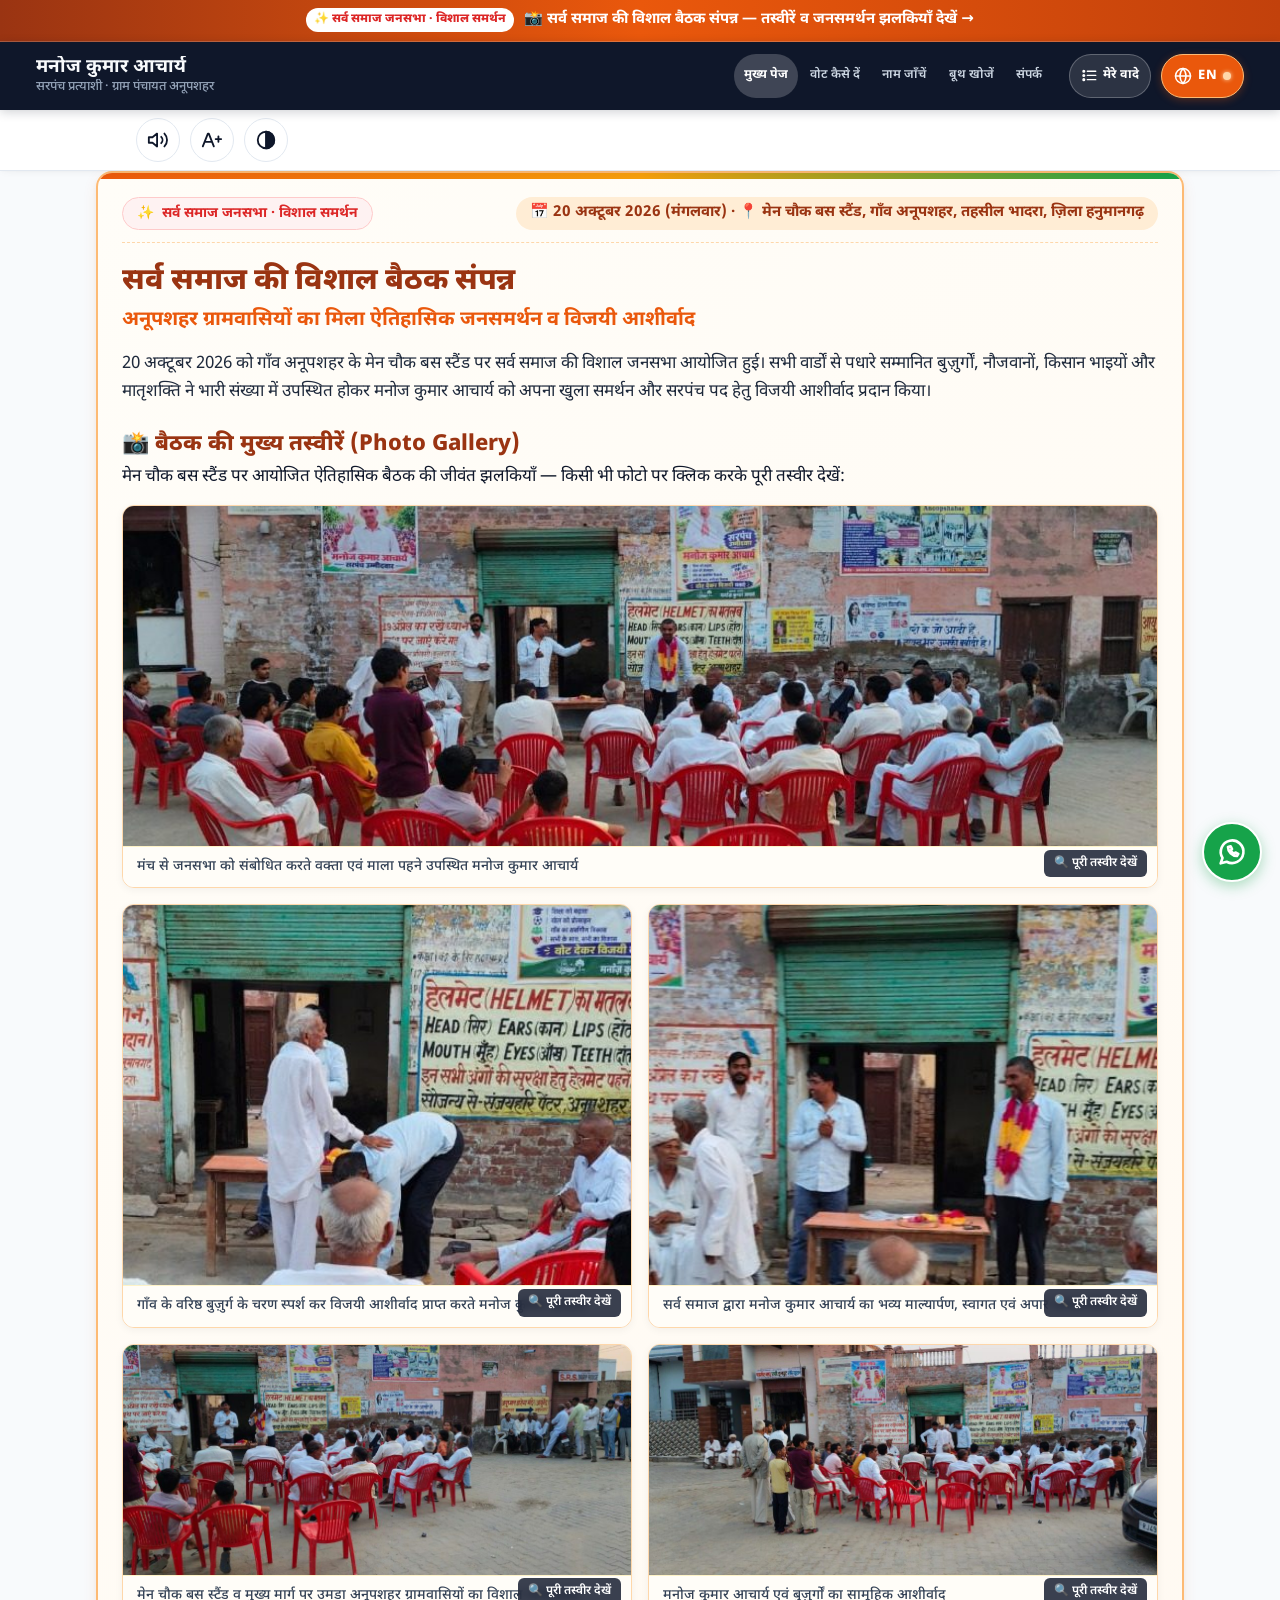
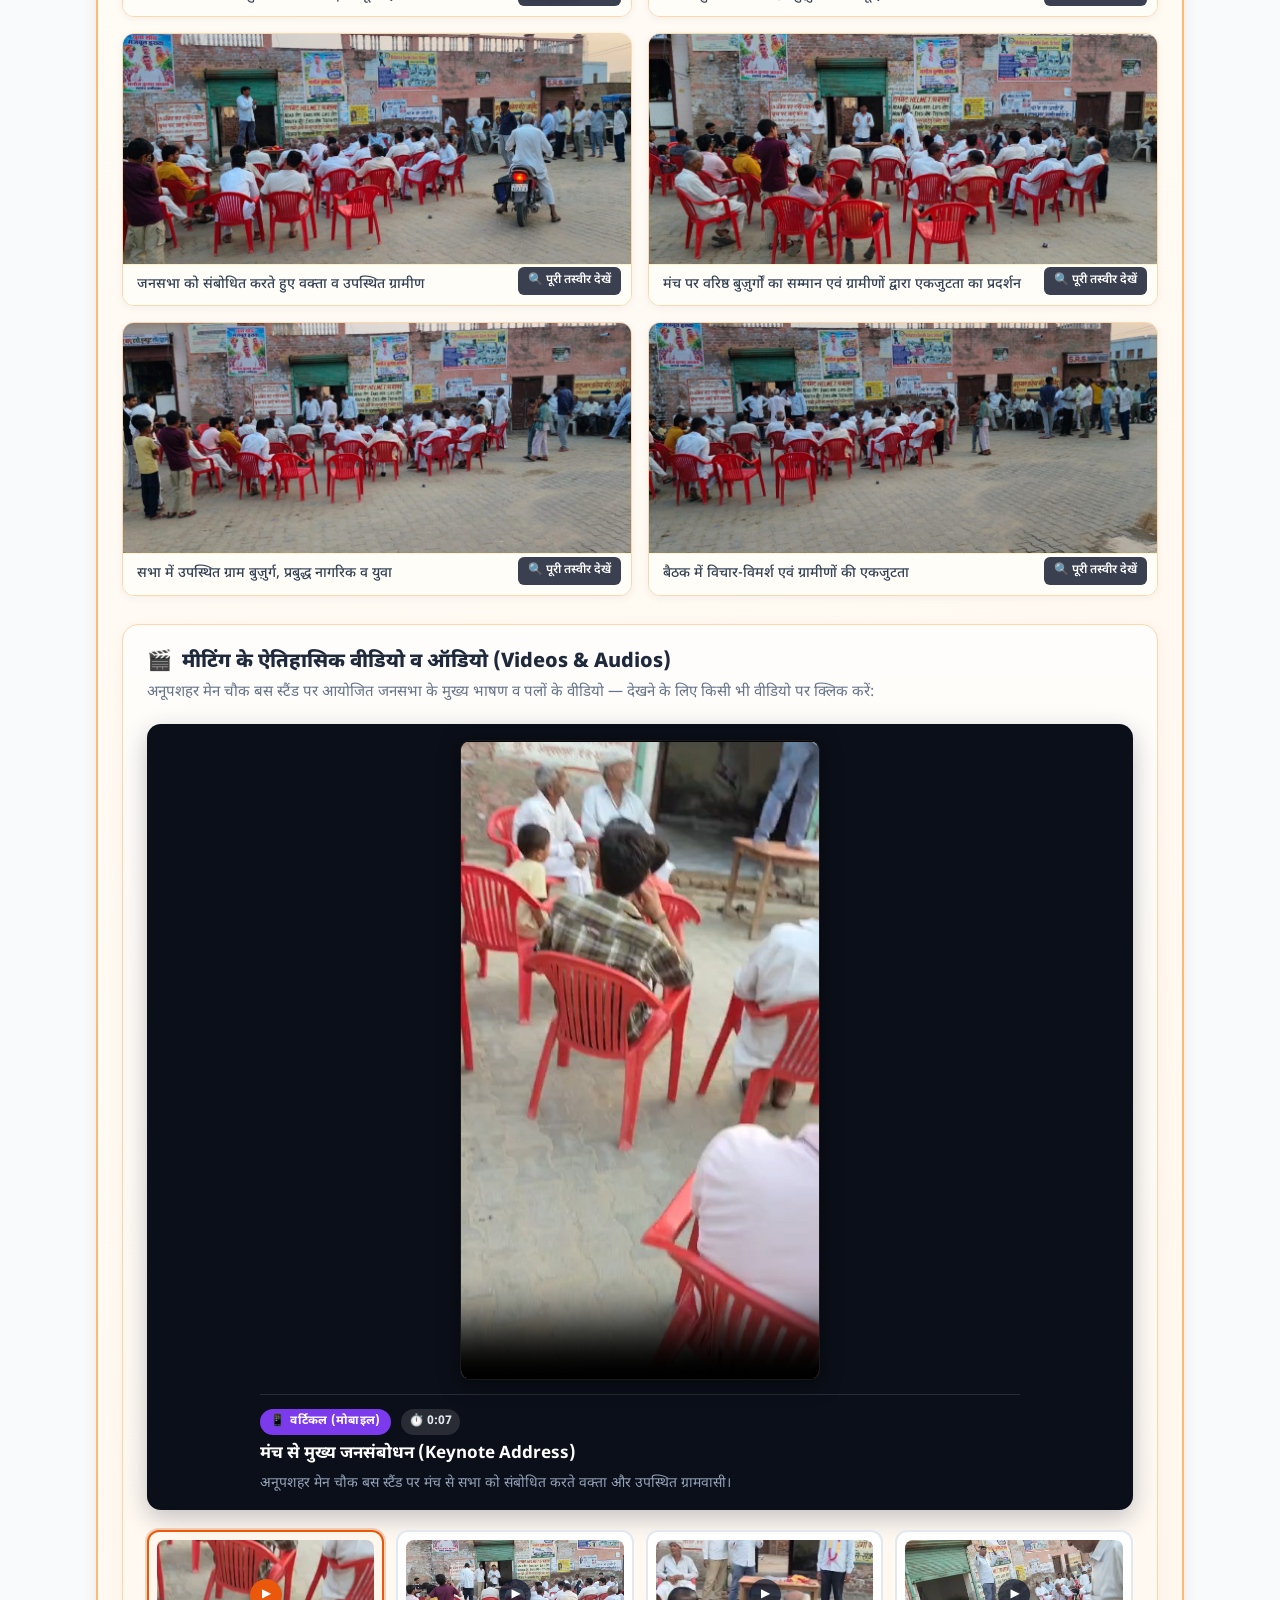
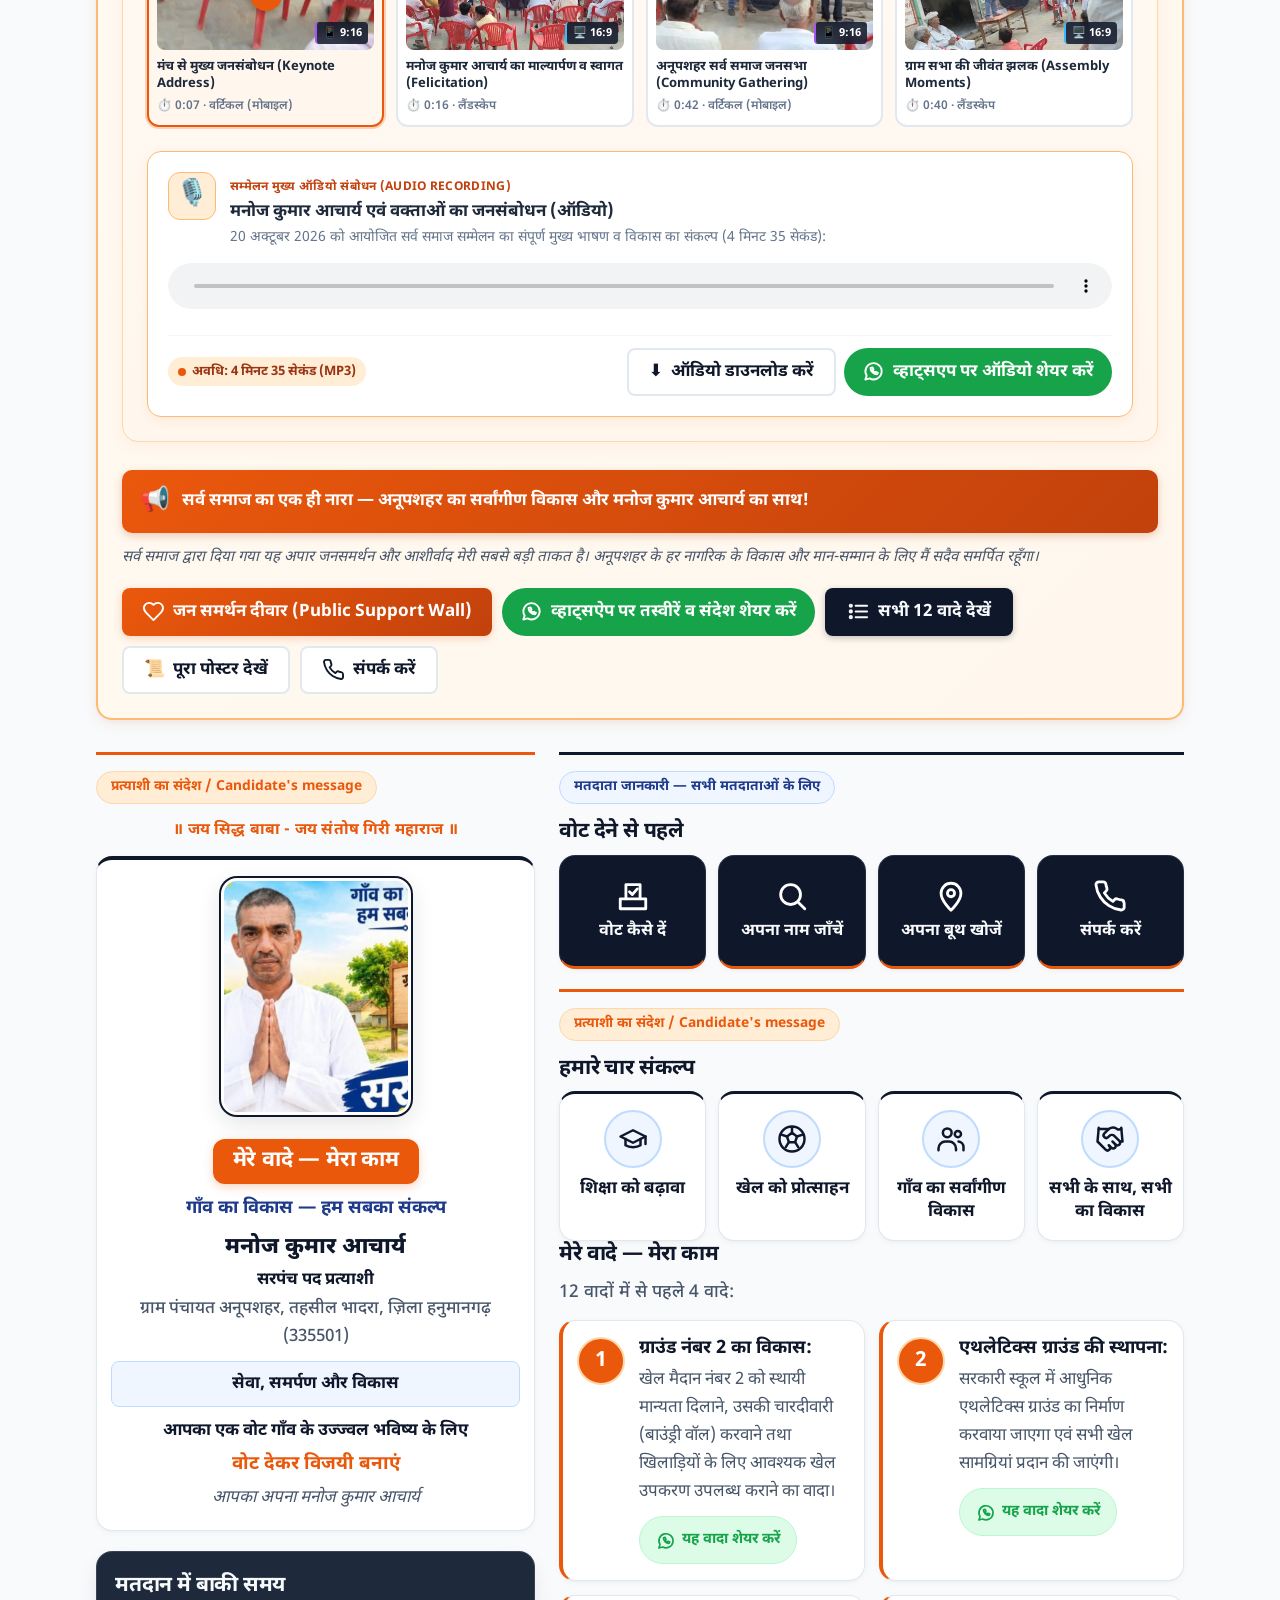
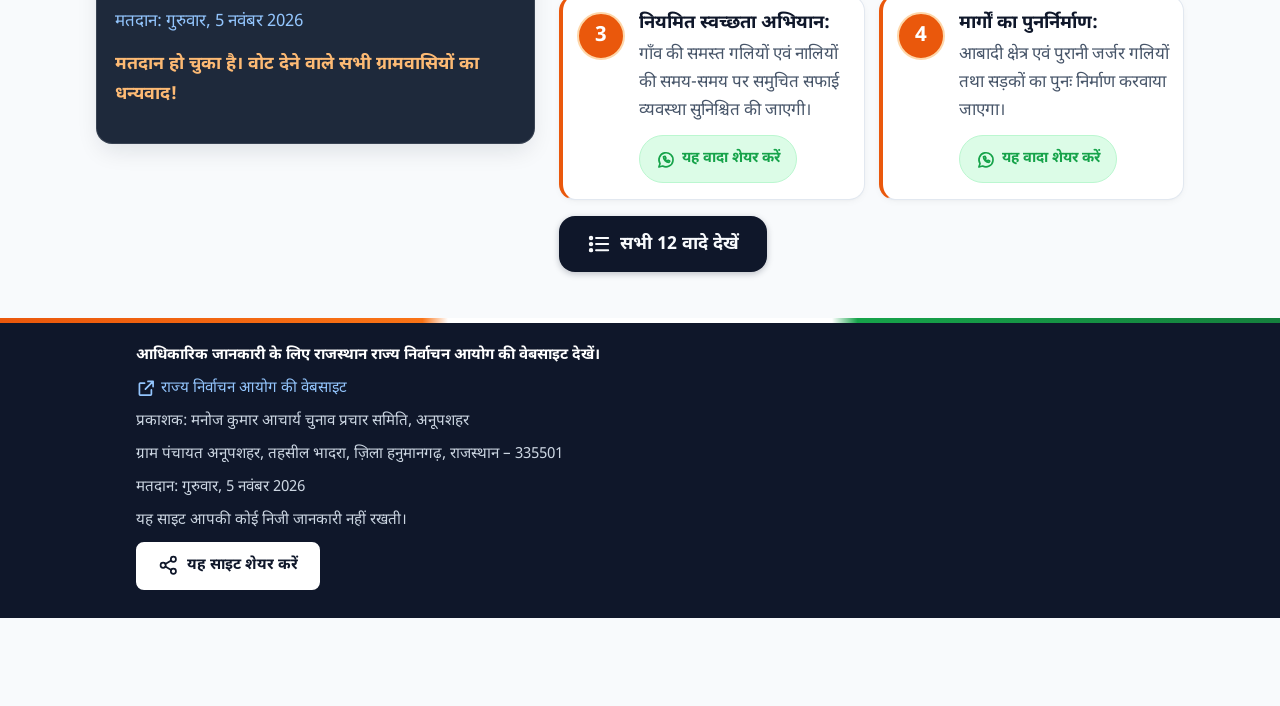
<file: index.html>
<!doctype html>
<html lang="hi" class="js-pending">
<head>
  <meta charset="utf-8">
  <meta name="viewport" content="width=device-width, initial-scale=1, maximum-scale=1, user-scalable=no, viewport-fit=cover">
  <meta name="theme-color" content="#0F172A">
  <meta name="description" content="मनोज कुमार आचार्य — सरपंच प्रत्याशी, ग्राम पंचायत अनूपशहर, तहसील भादरा। मतदान की जानकारी और 12 वादे।">
  <title data-i18n="title.home">मनोज कुमार आचार्य — सरपंच प्रत्याशी, ग्राम पंचायत अनूपशहर</title>
  <link rel="manifest" href="manifest.json">
  <link rel="icon" href="assets/icon-192.png">
  <link rel="preconnect" href="https://fonts.googleapis.com">
  <link rel="preconnect" href="https://fonts.gstatic.com" crossorigin>
  <link rel="stylesheet" href="https://fonts.googleapis.com/css2?family=Noto+Sans+Devanagari:wght@400;600;700&display=optional" media="print" onload="this.media='all'">
  <noscript><link rel="stylesheet" href="https://fonts.googleapis.com/css2?family=Noto+Sans+Devanagari:wght@400;600;700&display=optional"></noscript>
  <link rel="stylesheet" href="css/style.css">
  <link rel="preload" href="js/i18n.js?v=danaram" as="script">
  <link rel="preload" href="js/app.js?v=danaram" as="script">
  <script>
    (function(){try{var d=document.documentElement,l=localStorage.getItem('lang');if(l==='en')d.lang='en';if(localStorage.getItem('largeText')==='1')d.classList.add('large-text');if(localStorage.getItem('contrast')==='1')d.classList.add('hc');}catch(e){}})();
  </script>
  <script type="speculationrules">
  {
    "prerender": [
      {
        "source": "list",
        "urls": ["index.html", "how-to-vote.html", "check-name.html", "find-booth.html", "contact.html", "manifesto.html"],
        "eagerness": "moderate"
      }
    ]
  }
  </script>
</head>
<body data-page="index.html" data-title="home">
  <a class="skip" href="#main" data-i18n="common.skip">मुख्य जानकारी पर जाएँ</a>
  <div data-chrome="header"></div>

  <main id="main" class="wrap dashboard-layout">
    <!-- Sarv Samaj Meeting Highlights & Gallery (Full Width) -->
    <section class="card meeting-card" id="meeting-event" aria-labelledby="meeting-heading">
      <div class="meeting-header">
        <span class="meeting-live-badge"><span class="badge-star" aria-hidden="true">✨</span><span data-i18n="meeting.tag">सर्व समाज जनसभा · विशाल समर्थन</span></span>
        <span class="meeting-date-pill">📅 <span data-i18n="meeting.dateVal">20 अक्टूबर 2026 (मंगलवार)</span> · 📍 <span data-i18n="meeting.placeVal">मेन चौक बस स्टैंड, गाँव अनूपशहर</span></span>
      </div>

      <div class="meeting-hero-banner">
        <h2 id="meeting-heading" class="meeting-title" data-i18n="meeting.title">सर्व समाज की विशाल बैठक संपन्न</h2>
        <p class="meeting-subtitle" data-i18n="meeting.subtitle">अनूपशहर ग्रामवासियों का मिला ऐतिहासिक जनसमर्थन व विजयी आशीर्वाद</p>
        <p class="meeting-intro" data-i18n="meeting.intro">
          20 अक्टूबर 2026 को गाँव अनूपशहर के मेन चौक बस स्टैंड पर सर्व समाज की विशाल जनसभा आयोजित हुई। सभी वार्डों से पधारे सम्मानित बुज़ुर्गों, नौजवानों, किसान भाइयों और मातृशक्ति ने भारी संख्या में उपस्थित होकर मनोज कुमार आचार्य को अपना खुला समर्थन और सरपंच पद हेतु विजयी आशीर्वाद प्रदान किया।
        </p>
      </div>

      <!-- Photo Gallery Grid -->
      <div class="meeting-gallery-section" id="meeting-gallery">
        <div class="gallery-head">
          <h3 class="gallery-title">
            <span aria-hidden="true">📸</span> <span data-i18n="meeting.galleryHeading">बैठक की मुख्य तस्वीरें (Photo Gallery)</span>
          </h3>
          <p class="gallery-intro" data-i18n="meeting.galleryIntro">
            मेन चौक बस स्टैंड पर आयोजित ऐतिहासिक बैठक की जीवंत झलकियाँ — किसी भी फोटो पर क्लिक करके पूरी तस्वीर देखें:
          </p>
        </div>

        <div class="meeting-gallery-grid" role="region" aria-label="Meeting Photo Gallery">
          <!-- Featured Lead Photo: Dais Address with Village Gathering -->
          <article class="gallery-item featured">
            <a href="assets/meeting-8.jpg" class="gallery-thumb-link" data-gallery-index="0" data-caption-key="meeting.photo8">
              <img src="assets/meeting-8.jpg" width="1024" height="464" alt="मंच से जनसभा को संबोधित करते वक्ता एवं माला पहने उपस्थित मनोज कुमार आचार्य" loading="eager" decoding="async">
              <span class="zoom-badge" data-i18n="meeting.viewFull">🔍 पूरी तस्वीर देखें</span>
              <figcaption class="gallery-caption" data-i18n="meeting.photo8">मंच से जनसभा को संबोधित करते वक्ता एवं माला पहने उपस्थित मनोज कुमार आचार्य</figcaption>
            </a>
          </article>

          <!-- Spotlight Pair: Blessings (Touching Feet) & Warm Garland Welcome -->
          <article class="gallery-item portrait-item">
            <a href="assets/meeting-6.jpg" class="gallery-thumb-link" data-gallery-index="1" data-caption-key="meeting.photo6">
              <img src="assets/meeting-6.jpg" width="464" height="1024" alt="गाँव के वरिष्ठ बुज़ुर्ग के चरण स्पर्श कर विजयी आशीर्वाद प्राप्त करते मनोज कुमार आचार्य" loading="lazy" decoding="async">
              <span class="zoom-badge" data-i18n="meeting.viewFull">🔍 पूरी तस्वीर देखें</span>
              <figcaption class="gallery-caption" data-i18n="meeting.photo6">गाँव के वरिष्ठ बुज़ुर्ग के चरण स्पर्श कर विजयी आशीर्वाद प्राप्त करते मनोज कुमार आचार्य</figcaption>
            </a>
          </article>

          <article class="gallery-item portrait-item">
            <a href="assets/meeting-7.jpg" class="gallery-thumb-link" data-gallery-index="2" data-caption-key="meeting.photo7">
              <img src="assets/meeting-7.jpg" width="464" height="1024" alt="सर्व समाज द्वारा मनोज कुमार आचार्य का भव्य माल्यार्पण, स्वागत एवं अपार जनसमर्थन" loading="lazy" decoding="async">
              <span class="zoom-badge" data-i18n="meeting.viewFull">🔍 पूरी तस्वीर देखें</span>
              <figcaption class="gallery-caption" data-i18n="meeting.photo7">सर्व समाज द्वारा मनोज कुमार आचार्य का भव्य माल्यार्पण, स्वागत एवं अपार जनसमर्थन</figcaption>
            </a>
          </article>

          <!-- Assembly Grid: Landscape Cards -->
          <article class="gallery-item">
            <a href="assets/meeting-10.jpg" class="gallery-thumb-link" data-gallery-index="3" data-caption-key="meeting.photo10">
              <img src="assets/meeting-10.jpg" width="1024" height="464" alt="मेन चौक बस स्टैंड व मुख्य मार्ग पर उमड़ा अनूपशहर ग्रामवासियों का विशाल जनसैलाब" loading="lazy" decoding="async">
              <span class="zoom-badge" data-i18n="meeting.viewFull">🔍 पूरी तस्वीर देखें</span>
              <figcaption class="gallery-caption" data-i18n="meeting.photo10">मेन चौक बस स्टैंड व मुख्य मार्ग पर उमड़ा अनूपशहर ग्रामवासियों का विशाल जनसैलाब</figcaption>
            </a>
          </article>

          <article class="gallery-item">
            <a href="assets/meeting-5.jpg" class="gallery-thumb-link" data-gallery-index="4" data-caption-key="meeting.photo5">
              <img src="assets/meeting-5.jpg" width="1024" height="464" alt="मनोज कुमार आचार्य एवं बुज़ुर्गों का सामूहिक आशीर्वाद" loading="lazy" decoding="async">
              <span class="zoom-badge" data-i18n="meeting.viewFull">🔍 पूरी तस्वीर देखें</span>
              <figcaption class="gallery-caption" data-i18n="meeting.photo5">मनोज कुमार आचार्य एवं बुज़ुर्गों का सामूहिक आशीर्वाद</figcaption>
            </a>
          </article>

          <article class="gallery-item">
            <a href="assets/meeting-1.jpg" class="gallery-thumb-link" data-gallery-index="5" data-caption-key="meeting.photo1">
              <img src="assets/meeting-1.jpg" width="1024" height="464" alt="जनसभा को संबोधित करते हुए वक्ता व उपस्थित ग्रामीण" loading="lazy" decoding="async">
              <span class="zoom-badge" data-i18n="meeting.viewFull">🔍 पूरी तस्वीर देखें</span>
              <figcaption class="gallery-caption" data-i18n="meeting.photo1">जनसभा को संबोधित करते हुए वक्ता व उपस्थित ग्रामीण</figcaption>
            </a>
          </article>

          <article class="gallery-item">
            <a href="assets/meeting-9.jpg" class="gallery-thumb-link" data-gallery-index="6" data-caption-key="meeting.photo9">
              <img src="assets/meeting-9.jpg" width="1024" height="464" alt="मंच पर वरिष्ठ बुज़ुर्गों का सम्मान एवं ग्रामीणों द्वारा एकजुटता का प्रदर्शन" loading="lazy" decoding="async">
              <span class="zoom-badge" data-i18n="meeting.viewFull">🔍 पूरी तस्वीर देखें</span>
              <figcaption class="gallery-caption" data-i18n="meeting.photo9">मंच पर वरिष्ठ बुज़ुर्गों का सम्मान एवं ग्रामीणों द्वारा एकजुटता का प्रदर्शन</figcaption>
            </a>
          </article>

          <article class="gallery-item">
            <a href="assets/meeting-3.jpg" class="gallery-thumb-link" data-gallery-index="7" data-caption-key="meeting.photo3">
              <img src="assets/meeting-3.jpg" width="1024" height="464" alt="सभा में उपस्थित ग्राम बुज़ुर्ग, प्रबुद्ध नागरिक व युवा" loading="lazy" decoding="async">
              <span class="zoom-badge" data-i18n="meeting.viewFull">🔍 पूरी तस्वीर देखें</span>
              <figcaption class="gallery-caption" data-i18n="meeting.photo3">सभा में उपस्थित ग्राम बुज़ुर्ग, प्रबुद्ध नागरिक व युवा</figcaption>
            </a>
          </article>

          <article class="gallery-item">
            <a href="assets/meeting-4.jpg" class="gallery-thumb-link" data-gallery-index="8" data-caption-key="meeting.photo4">
              <img src="assets/meeting-4.jpg" width="1024" height="464" alt="बैठक में विचार-विमर्श एवं ग्रामीणों की एकजुटता" loading="lazy" decoding="async">
              <span class="zoom-badge" data-i18n="meeting.viewFull">🔍 पूरी तस्वीर देखें</span>
              <figcaption class="gallery-caption" data-i18n="meeting.photo4">बैठक में विचार-विमर्श एवं ग्रामीणों की एकजुटता</figcaption>
            </a>
          </article>
        </div>
      </div>

      <!-- Media Hub (Videos & Audio) -->
      <div class="meeting-media-hub" id="meeting-media">
        <div class="media-hub-head">
          <h3 class="media-hub-title">
            <span aria-hidden="true">🎬</span> <span data-i18n="meeting.mediaHeading">मीटिंग के ऐतिहासिक वीडियो व ऑडियो (Videos & Audios)</span>
          </h3>
          <p class="media-hub-intro" data-i18n="meeting.videoSub">
            अनूपशहर मेन चौक बस स्टैंड पर आयोजित जनसभा के मुख्य भाषण व पलों के वीडियो — देखने के लिए किसी भी वीडियो पर क्लिक करें:
          </p>
        </div>

        <!-- Video Player Section with Dynamic Orientation -->
        <div class="meeting-video-section">
          <div class="video-player-wrapper">
            <!-- Dynamic orientation frame: .is-portrait (9:16) vs .is-landscape (16:9) -->
            <div class="video-player-frame is-portrait" id="videoPlayerFrame">
              <video id="meetingMainVideo" controls playsinline preload="metadata" poster="assets/media/meeting-video-1-thumb.jpg">
                <source src="assets/media/meeting-video-1.mp4" type="video/mp4">
                आपका ब्राउज़र वीडियो का समर्थन नहीं करता। (Your browser does not support HTML5 video.)
              </video>
            </div>

            <!-- Active Video Metadata Bar -->
            <div class="video-meta-bar" id="videoMetaBar">
              <div class="video-meta-top">
                <span class="video-orientation-badge is-portrait" id="videoOrientationBadge">
                  <span class="badge-icon" aria-hidden="true">📱</span>
                  <span data-i18n="meeting.videoOrientationPortrait">वर्टिकल (मोबाइल)</span>
                </span>
                <span class="video-duration-tag" id="videoDurationTag">⏱️ 0:07</span>
              </div>
              <h4 class="video-meta-title" id="videoMetaTitle" data-i18n="meeting.video1Title">मंच से मुख्य जनसंबोधन (Keynote Address)</h4>
              <p class="video-meta-desc" id="videoMetaDesc" data-i18n="meeting.video1Desc">
                अनूपशहर मेन चौक बस स्टैंड पर मंच से सभा को संबोधित करते वक्ता और उपस्थित ग्रामवासी।
              </p>
            </div>
          </div>

          <!-- 4-Video Interactive Playlist -->
          <div class="video-playlist" role="tablist" aria-label="Meeting Videos Playlist">
            <!-- Video 1 (Portrait) -->
            <button type="button" class="playlist-item is-active" data-video-index="0" data-src="assets/media/meeting-video-1.mp4" data-poster="assets/media/meeting-video-1-thumb.jpg" data-orientation="portrait" data-duration="0:07" data-title-key="meeting.video1Title" data-desc-key="meeting.video1Desc" role="tab" aria-selected="true" aria-controls="meetingMainVideo">
              <div class="playlist-thumb-box portrait">
                <img src="assets/media/meeting-video-1-thumb.jpg" alt="Video 1 thumbnail" width="478" height="850" loading="lazy">
                <span class="playlist-play-icon" aria-hidden="true">▶</span>
                <span class="playlist-badge portrait">📱 9:16</span>
              </div>
              <div class="playlist-info">
                <span class="playlist-label" data-i18n="meeting.video1Title">मंच से मुख्य जनसंबोधन</span>
                <span class="playlist-meta"><span class="playlist-dur">⏱️ 0:07</span> · <span data-i18n="meeting.videoOrientationPortrait">वर्टिकल</span></span>
              </div>
            </button>

            <!-- Video 2 (Landscape) -->
            <button type="button" class="playlist-item" data-video-index="1" data-src="assets/media/meeting-video-2.mp4" data-poster="assets/media/meeting-video-2-thumb.jpg" data-orientation="landscape" data-duration="0:16" data-title-key="meeting.video2Title" data-desc-key="meeting.video2Desc" role="tab" aria-selected="false" aria-controls="meetingMainVideo">
              <div class="playlist-thumb-box landscape">
                <img src="assets/media/meeting-video-2-thumb.jpg" alt="Video 2 thumbnail" width="848" height="478" loading="lazy">
                <span class="playlist-play-icon" aria-hidden="true">▶</span>
                <span class="playlist-badge landscape">🖥️ 16:9</span>
              </div>
              <div class="playlist-info">
                <span class="playlist-label" data-i18n="meeting.video2Title">माल्यार्पण व स्वागत</span>
                <span class="playlist-meta"><span class="playlist-dur">⏱️ 0:16</span> · <span data-i18n="meeting.videoOrientationLandscape">लैंडस्केप</span></span>
              </div>
            </button>

            <!-- Video 3 (Portrait) -->
            <button type="button" class="playlist-item" data-video-index="2" data-src="assets/media/meeting-video-3.mp4" data-poster="assets/media/meeting-video-3-thumb.jpg" data-orientation="portrait" data-duration="0:42" data-title-key="meeting.video3Title" data-desc-key="meeting.video3Desc" role="tab" aria-selected="false" aria-controls="meetingMainVideo">
              <div class="playlist-thumb-box portrait">
                <img src="assets/media/meeting-video-3-thumb.jpg" alt="Video 3 thumbnail" width="478" height="850" loading="lazy">
                <span class="playlist-play-icon" aria-hidden="true">▶</span>
                <span class="playlist-badge portrait">📱 9:16</span>
              </div>
              <div class="playlist-info">
                <span class="playlist-label" data-i18n="meeting.video3Title">अनूपशहर सर्व समाज जनसभा</span>
                <span class="playlist-meta"><span class="playlist-dur">⏱️ 0:42</span> · <span data-i18n="meeting.videoOrientationPortrait">वर्टिकल</span></span>
              </div>
            </button>

            <!-- Video 4 (Landscape) -->
            <button type="button" class="playlist-item" data-video-index="3" data-src="assets/media/meeting-video-4.mp4" data-poster="assets/media/meeting-video-4-thumb.jpg" data-orientation="landscape" data-duration="0:40" data-title-key="meeting.video4Title" data-desc-key="meeting.video4Desc" role="tab" aria-selected="false" aria-controls="meetingMainVideo">
              <div class="playlist-thumb-box landscape">
                <img src="assets/media/meeting-video-4-thumb.jpg" alt="Video 4 thumbnail" width="848" height="478" loading="lazy">
                <span class="playlist-play-icon" aria-hidden="true">▶</span>
                <span class="playlist-badge landscape">🖥️ 16:9</span>
              </div>
              <div class="playlist-info">
                <span class="playlist-label" data-i18n="meeting.video4Title">ग्राम सभा की जीवंत झलक</span>
                <span class="playlist-meta"><span class="playlist-dur">⏱️ 0:40</span> · <span data-i18n="meeting.videoOrientationLandscape">लैंडस्केप</span></span>
              </div>
            </button>
          </div>
        </div>

        <!-- Audio Player Card -->
        <div class="meeting-audio-card" id="meeting-audio">
          <div class="audio-card-header">
            <div class="audio-icon-bubble" aria-hidden="true">🎙️</div>
            <div class="audio-header-text">
              <span class="audio-badge" data-i18n="meeting.audioHeading">सम्मेलन मुख्य ऑडियो संबोधन (Audio Recording)</span>
              <h4 class="audio-card-title" data-i18n="meeting.audioTitle">मनोज कुमार आचार्य एवं वक्ताओं का जनसंबोधन (ऑडियो)</h4>
              <p class="audio-card-desc" data-i18n="meeting.audioSub">20 अक्टूबर 2026 को आयोजित सर्व समाज सम्मेलन का संपूर्ण मुख्य भाषण व विकास का संकल्प (4 मिनट 35 सेकंड):</p>
            </div>
          </div>

          <div class="audio-player-wrapper">
            <audio id="meetingAudioPlayer" controls preload="none" aria-label="Meeting Audio Speech">
              <source src="assets/media/meeting-audio.mp3" type="audio/mpeg">
              <source src="assets/media/meeting-audio.mpeg" type="audio/mpeg">
              आपका ब्राउज़र ऑडियो का समर्थन नहीं करता। (Your browser does not support HTML5 audio.)
            </audio>
          </div>

          <div class="audio-card-actions">
            <span class="audio-duration-pill">
              <span class="pulse-dot" aria-hidden="true"></span>
              <span data-i18n="meeting.audioDuration">अवधि: 4 मिनट 35 सेकंड (MP3)</span>
            </span>
            <div class="audio-action-buttons">
              <a href="assets/media/meeting-audio.mp3" download="Manoj-Acharya-Anoopshahar-Meeting-Speech.mp3" class="btn btn-sm btn-outline" id="btnDownloadAudio">
                <span aria-hidden="true">⬇️</span> <span data-i18n="meeting.downloadAudio">ऑडियो डाउनलोड करें</span>
              </a>
              <button type="button" class="btn btn-sm btn-wa-share" id="btnShareAudio">
                <svg class="icon" aria-hidden="true" focusable="false"><use href="#i-wa"></use></svg>
                <span data-i18n="meeting.shareAudio">व्हाट्सएप पर शेयर करें</span>
              </button>
            </div>
          </div>
        </div>
      </div>

      <div class="meeting-loudspeaker-callout">
        <span class="loudspeaker-icon" aria-hidden="true">📢</span>
        <p data-i18n="meeting.callout">सर्व समाज का एक ही नारा — अनूपशहर का सर्वांगीण विकास और मनोज कुमार आचार्य का साथ!</p>
      </div>

      <p class="meeting-quote" data-i18n="meeting.quote">
        सर्व समाज द्वारा दिया गया यह अपार जनसमर्थन और आशीर्वाद मेरी सबसे बड़ी ताकत है। अनूपशहर के हर नागरिक के विकास और मान-सम्मान के लिए मैं सदैव समर्पित रहूँगा।
      </p>

      <div class="meeting-actions">
        <a href="support-wall.html" class="btn btn-support-wall">
          <svg class="icon" aria-hidden="true" focusable="false"><use href="#i-heart"></use></svg>
          <span data-i18n="wall.title">जन समर्थन दीवार (Support Wall)</span>
        </a>
        <button type="button" class="btn btn-wa-share" id="btnMeetingShare">
          <svg class="icon" aria-hidden="true" focusable="false"><use href="#i-wa"></use></svg>
          <span data-i18n="meeting.shareWa">व्हाट्सऐप पर तस्वीरें व संदेश शेयर करें</span>
        </button>
        <a href="manifesto.html" class="btn btn-primary">
          <svg class="icon" aria-hidden="true" focusable="false"><use href="#i-list"></use></svg>
          <span data-i18n="home.teaserBtn">सभी 12 वादे देखें</span>
        </a>
        <button type="button" class="btn btn-outline" id="btnMeetingPoster">
          <span aria-hidden="true">📜</span>
          <span data-i18n="meeting.viewPoster">बैठक पोस्टर देखें</span>
        </button>
        <a href="contact.html" class="btn btn-outline">
          <svg class="icon" aria-hidden="true" focusable="false"><use href="#i-phone"></use></svg>
          <span data-i18n="home.actContact">संपर्क करें</span>
        </a>
      </div>
    </section>

    <div class="dashboard-left">
      <!-- Candidate section: clearly labelled -->
      <div class="zone-candidate">
        <p class="zone-label candidate" data-i18n="common.labelCandidate">प्रत्याशी का संदेश / Candidate's message</p>

        <p class="blessing" data-i18n="brand.blessing">॥ जय सिद्ध बाबा - जय संतोष गिरी महाराज ॥</p>

        <section class="card hero" aria-labelledby="hero-heading">
          <div class="hero-photo">
            <img src="assets/poster.jpg?v=2" width="440" height="550" fetchpriority="high" decoding="async" alt="मनोज कुमार आचार्य — सरपंच पद प्रत्याशी अनूपशहर" data-i18n-attr="alt:brand.photoAlt">
          </div>
          <div class="hero-text">
            <h1 id="hero-heading" class="slogan-band" data-i18n="brand.slogan">मेरे वादे — मेरा काम</h1>
            <p class="tagline" data-i18n="brand.tagline">गाँव का विकास — हम सबका संकल्प</p>
            <p class="cand-name" data-i18n="common.siteName">मनोज कुमार आचार्य</p>
            <p class="cand-role" data-i18n="brand.role">सरपंच पद प्रत्याशी</p>
            <p class="cand-place" data-i18n="brand.place">ग्राम पंचायत अनूपशहर, तहसील भादरा, ज़िला हनुमानगढ़ (335501)</p>
            <p class="values-strip" data-i18n="brand.values">सेवा, समर्पण और विकास</p>
            <p class="vote-line" data-i18n="brand.voteLine">आपका एक वोट गाँव के उज्ज्वल भविष्य के लिए</p>
            <p class="appeal" data-i18n="brand.appeal">वोट देकर विजयी बनाएं</p>
            <p class="yours" data-i18n="brand.yours">आपका अपना मनोज कुमार आचार्य</p>
          </div>
        </section>
      </div>

      <!-- Neutral voter-education section: countdown -->
      <section class="card" id="countdown" aria-labelledby="cd-heading">
        <h2 id="cd-heading" data-i18n="home.countdownTitle">मतदान में बाकी समय</h2>
        <p class="cd-date" data-i18n="footer.date">मतदान: गुरुवार, 5 नवंबर 2026</p>
        <p class="visually-hidden cd-sr" aria-live="polite"></p>
        <div class="countdown" aria-hidden="true">
          <div class="cd-box">
            <span class="cd-num" data-cd="d">16</span>
            <span class="cd-unit" data-i18n="home.cdDays">दिन</span>
          </div>
          <div class="cd-box">
            <span class="cd-num" data-cd="h">00</span>
            <span class="cd-unit" data-i18n="home.cdHours">घंटे</span>
          </div>
          <div class="cd-box">
            <span class="cd-num" data-cd="m">00</span>
            <span class="cd-unit" data-i18n="home.cdMinutes">मिनट</span>
          </div>
        </div>
        <p class="cd-msg" hidden></p>
      </section>
    </div>

    <div class="dashboard-right">
      <!-- Neutral voter-education section: 4 large action buttons -->
      <div class="zone-neutral">
        <p class="zone-label neutral" data-i18n="common.labelNeutral">मतदाता जानकारी — सभी मतदाताओं के लिए</p>

        <section aria-labelledby="actions-heading">
          <h2 id="actions-heading" data-i18n="home.actionsTitle">वोट देने से पहले</h2>
          <ul class="tiles">
            <li>
              <a class="tile" href="how-to-vote.html">
                <svg class="icon" aria-hidden="true" focusable="false"><use href="#i-vote"></use></svg>
                <span data-i18n="home.actHowTo">वोट कैसे दें</span>
              </a>
            </li>
            <li>
              <a class="tile" href="check-name.html">
                <svg class="icon" aria-hidden="true" focusable="false"><use href="#i-search"></use></svg>
                <span data-i18n="home.actCheck">अपना नाम जाँचें</span>
              </a>
            </li>
            <li>
              <a class="tile" href="find-booth.html">
                <svg class="icon" aria-hidden="true" focusable="false"><use href="#i-pin"></use></svg>
                <span data-i18n="home.actBooth">अपना बूथ खोजें</span>
              </a>
            </li>
            <li>
              <a class="tile" href="contact.html">
                <svg class="icon" aria-hidden="true" focusable="false"><use href="#i-phone"></use></svg>
                <span data-i18n="home.actContact">संपर्क करें</span>
              </a>
            </li>
          </ul>
        </section>
      </div>

      <!-- Candidate section: 4 pillars & manifesto teaser -->
      <div class="zone-candidate">
        <p class="zone-label candidate" data-i18n="common.labelCandidate">प्रत्याशी का संदेश / Candidate's message</p>

        <section aria-labelledby="pillars-heading">
          <h2 id="pillars-heading" data-i18n="pillar.title">हमारे चार संकल्प</h2>
          <ul class="pillars">
            <li class="pillar">
              <div class="pillar-icon" aria-hidden="true">
                <svg class="icon" focusable="false"><use href="#i-cap"></use></svg>
              </div>
              <span data-i18n="pillar.1">शिक्षा को बढ़ावा</span>
            </li>
            <li class="pillar">
              <div class="pillar-icon" aria-hidden="true">
                <svg class="icon" focusable="false"><use href="#i-ball"></use></svg>
              </div>
              <span data-i18n="pillar.2">खेल को प्रोत्साहन</span>
            </li>
            <li class="pillar">
              <div class="pillar-icon" aria-hidden="true">
                <svg class="icon" focusable="false"><use href="#i-people"></use></svg>
              </div>
              <span data-i18n="pillar.3">गाँव का सर्वांगीण विकास</span>
            </li>
            <li class="pillar">
              <div class="pillar-icon" aria-hidden="true">
                <svg class="icon" focusable="false"><use href="#i-handshake"></use></svg>
              </div>
              <span data-i18n="pillar.4">सभी के साथ, सभी का विकास</span>
            </li>
          </ul>
        </section>

        <section aria-labelledby="teaser-heading">
          <h2 id="teaser-heading" data-i18n="brand.slogan">मेरे वादे — मेरा काम</h2>
          <p class="lead" data-i18n="home.teaserIntro">12 वादों में से पहले 4 वादे:</p>
          <ol class="promises grid-2" data-manifesto="teaser" data-limit="4" data-heading="h3"></ol>
          <p class="teaser-more">
            <a class="btn btn-primary btn-lg btn-block" href="manifesto.html">
              <svg class="icon" aria-hidden="true" focusable="false"><use href="#i-list"></use></svg>
              <span data-i18n="home.teaserBtn">सभी 12 वादे देखें</span>
            </a>
          </p>
        </section>
      </div>
    </div>
  </main>

  <!-- Accessible Lightbox Modal for Meeting Photos -->
  <dialog class="photo-modal" id="photoModal" aria-label="Photo Viewer">
    <div class="modal-backdrop" id="modalBackdrop"></div>
    <div class="modal-box">
      <button type="button" class="modal-close" id="modalClose" aria-label="Close" data-i18n-attr="aria-label:meeting.close;title:meeting.close">✕</button>
      <div class="modal-img-wrap">
        <img id="modalImg" src="assets/meeting-5.jpg" alt="सर्व समाज सम्मेलन अनूपशहर - विस्तृत फ़ोटो">
      </div>
      <div class="modal-footer">
        <p class="modal-caption" id="modalCaption"></p>
        <div class="modal-nav-btns">
          <button type="button" class="modal-btn" id="modalPrev" aria-label="Previous Photo" data-i18n-attr="aria-label:meeting.prev">←</button>
          <span class="modal-counter" id="modalCounter">1 / 6</span>
          <button type="button" class="modal-btn" id="modalNext" aria-label="Next Photo" data-i18n-attr="aria-label:meeting.next">→</button>
        </div>
      </div>
    </div>
  </dialog>

  <div data-chrome="footer"></div>
  <script src="js/i18n.js?v=danaram"></script>
  <script src="js/app.js?v=danaram"></script>
</body>
</html>
</file>
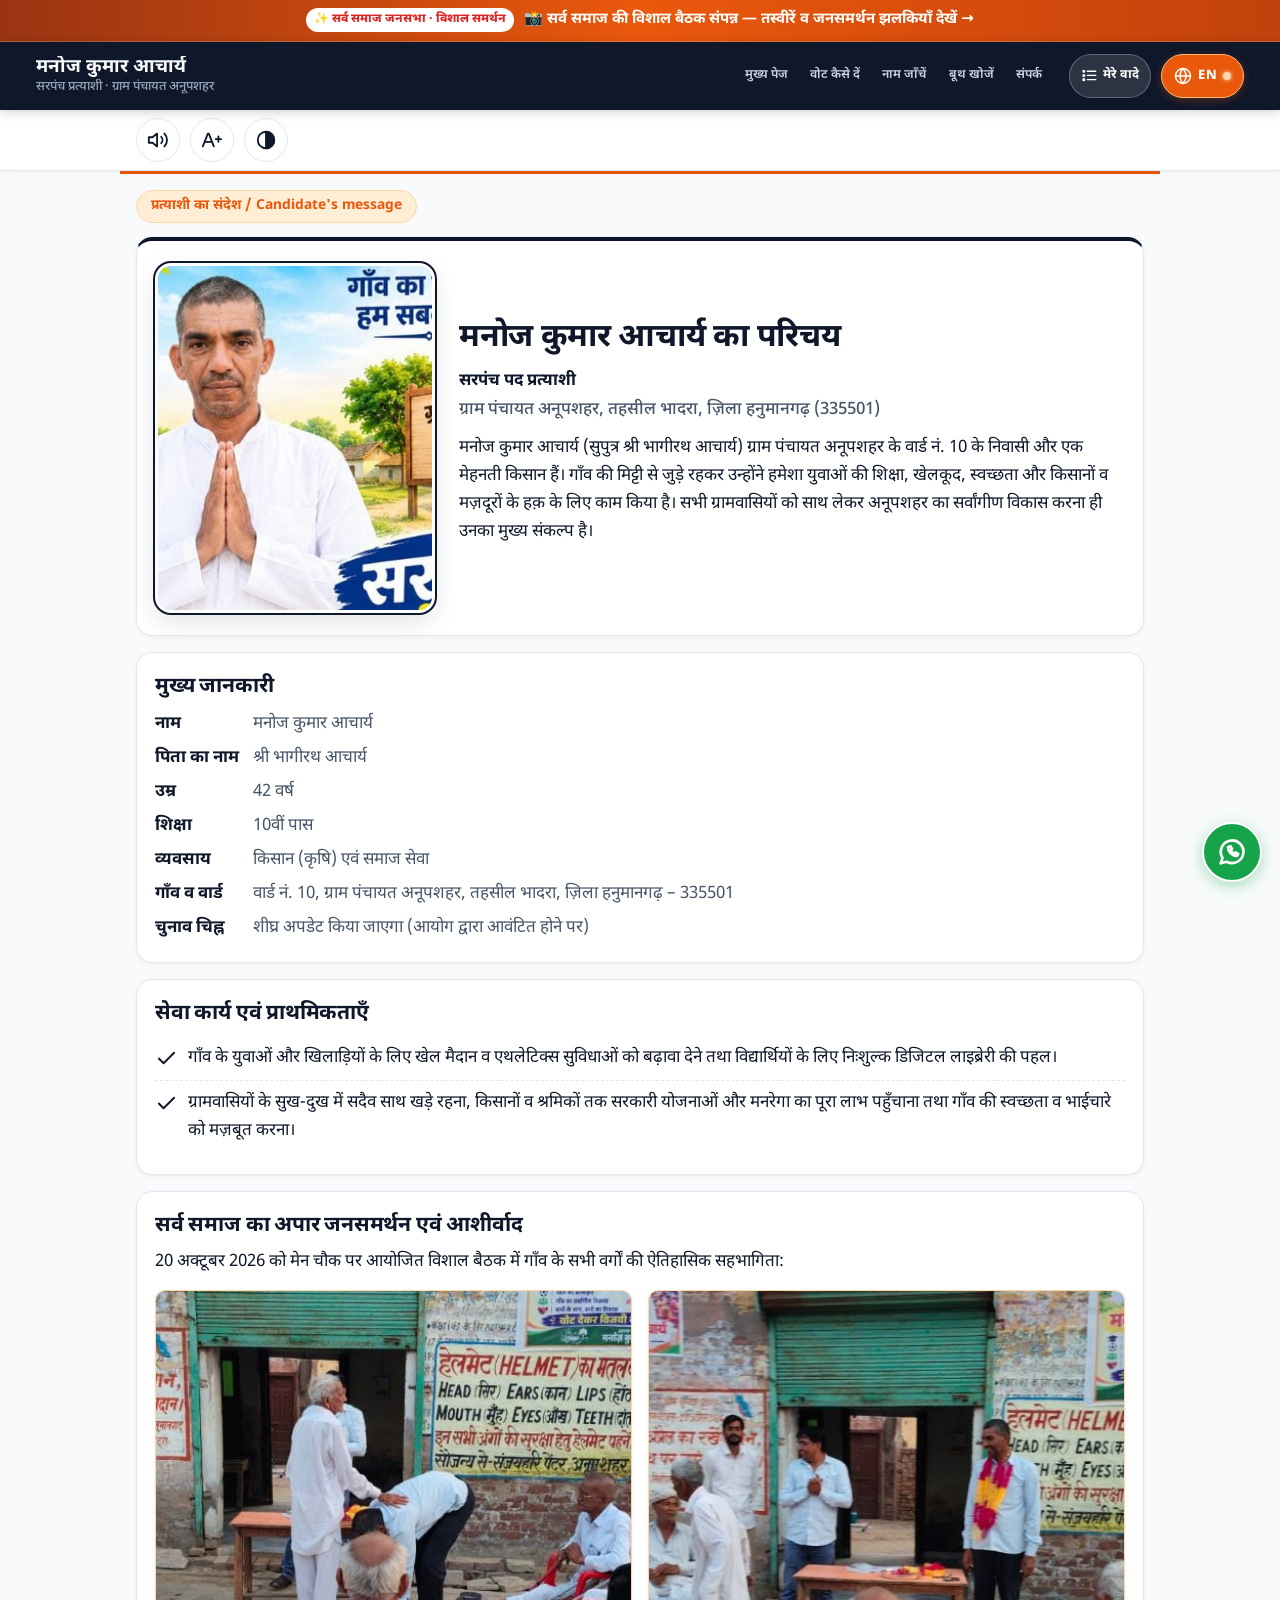
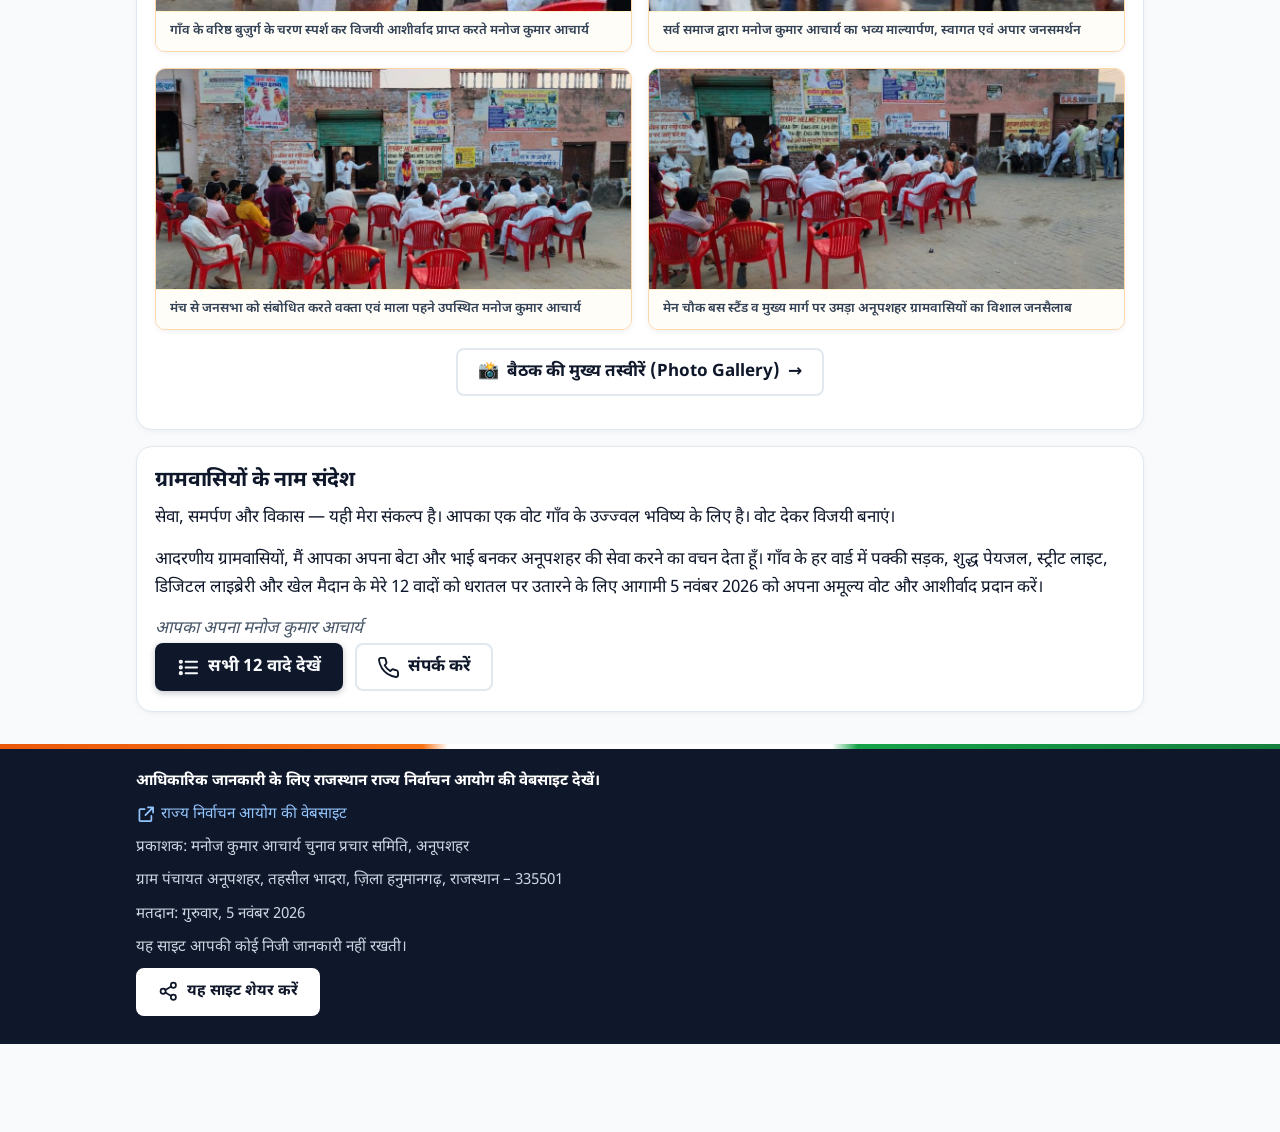
<file: about.html>
<!--
  ============================================================================
  REMINDER FOR SITE OWNER — PRE-POLL SILENCE PERIOD (प्रचार समाप्ति अवधि):
  As per State Election Commission rules, election campaigning must stop during
  the silence period before polling (typically 48 hours before the close of
  poll — confirm exact hours with the Rajasthan State Election Commission).
  Please pause or hide campaign pages (manifesto.html, about.html, flyer.html)
  during the silence period while keeping the neutral voter-information pages
  available.
  ============================================================================
-->
<!doctype html>
<html lang="hi" class="js-pending">
<head>
  <meta charset="utf-8">
  <meta name="viewport" content="width=device-width, initial-scale=1, maximum-scale=1, user-scalable=no, viewport-fit=cover">
  <meta name="theme-color" content="#0F172A">
  <meta name="description" content="मनोज कुमार आचार्य का परिचय — सरपंच प्रत्याशी, ग्राम पंचायत अनूपशहर।">
  <title data-i18n="title.about">परिचय | मनोज कुमार आचार्य</title>
  <link rel="manifest" href="manifest.json">
  <link rel="icon" href="assets/icon-192.png">
  <link rel="preconnect" href="https://fonts.googleapis.com">
  <link rel="preconnect" href="https://fonts.gstatic.com" crossorigin>
  <link rel="stylesheet" href="https://fonts.googleapis.com/css2?family=Noto+Sans+Devanagari:wght@400;600;700&display=optional" media="print" onload="this.media='all'">
  <noscript><link rel="stylesheet" href="https://fonts.googleapis.com/css2?family=Noto+Sans+Devanagari:wght@400;600;700&display=optional"></noscript>
  <link rel="stylesheet" href="css/style.css">
  <link rel="preload" href="js/i18n.js?v=danaram" as="script">
  <link rel="preload" href="js/app.js?v=danaram" as="script">
  <script>
    (function(){try{var d=document.documentElement,l=localStorage.getItem('lang');if(l==='en')d.lang='en';if(localStorage.getItem('largeText')==='1')d.classList.add('large-text');if(localStorage.getItem('contrast')==='1')d.classList.add('hc');}catch(e){}})();
  </script>
</head>
<body data-page="about.html" data-title="about">
  <a class="skip" href="#main" data-i18n="common.skip">मुख्य जानकारी पर जाएँ</a>
  <div data-chrome="header"></div>

  <main id="main" class="wrap zone-candidate">
    <p class="zone-label candidate" data-i18n="common.labelCandidate">प्रत्याशी का संदेश / Candidate's message</p>

    <section class="card hero" aria-labelledby="about-h1">
      <div class="hero-photo">
        <img src="assets/poster.jpg?v=2" width="440" height="550" decoding="async" alt="मनोज कुमार आचार्य — सरपंच पद प्रत्याशी अनूपशहर" data-i18n-attr="alt:brand.photoAlt">
      </div>
      <div class="hero-text">
        <h1 id="about-h1" data-i18n="about.h1">मनोज कुमार आचार्य का परिचय</h1>
        <p class="cand-role" data-i18n="brand.role">सरपंच पद प्रत्याशी</p>
        <p class="cand-place" data-i18n="brand.place">ग्राम पंचायत अनूपशहर, तहसील भादरा, ज़िला हनुमानगढ़ (335501)</p>
        <p data-i18n="about.intro">मनोज कुमार आचार्य (सुपुत्र श्री भागीरथ आचार्य) ग्राम पंचायत अनूपशहर के वार्ड नं. 10 के निवासी और एक मेहनती किसान हैं। गाँव की मिट्टी से जुड़े रहकर उन्होंने हमेशा युवाओं की शिक्षा, खेलकूद, स्वच्छता और किसानों व मज़दूरों के हक़ के लिए काम किया है। सभी ग्रामवासियों को साथ लेकर अनूपशहर का सर्वांगीण विकास करना ही उनका मुख्य संकल्प है।</p>
      </div>
    </section>

    <section class="card" aria-labelledby="facts-heading">
      <h2 id="facts-heading" data-i18n="about.factsTitle">मुख्य जानकारी</h2>
      <dl class="facts">
        <dt data-i18n="about.fName">नाम</dt>
        <dd data-i18n="common.siteName">मनोज कुमार आचार्य</dd>
        <dt data-i18n="about.fFather">पिता का नाम</dt>
        <dd data-i18n="about.fFatherVal">श्री भागीरथ आचार्य</dd>
        <dt data-i18n="about.fAge">उम्र</dt>
        <dd data-i18n="about.fAgeVal">42 वर्ष</dd>
        <dt data-i18n="about.fEdu">शिक्षा</dt>
        <dd data-i18n="about.fEduVal">10वीं पास</dd>
        <dt data-i18n="about.fWork">व्यवसाय</dt>
        <dd data-i18n="about.fWorkVal">किसान (कृषि) एवं समाज सेवा</dd>
        <dt data-i18n="about.fVillage">गाँव व वार्ड</dt>
        <dd data-i18n="about.fVillageVal">वार्ड नं. 10, ग्राम पंचायत अनूपशहर, तहसील भादरा, ज़िला हनुमानगढ़ – 335501</dd>
        <dt data-i18n="about.fSymbol">चुनाव चिह्न</dt>
        <dd data-i18n="about.fSymbolVal">शीघ्र अपडेट किया जाएगा (आयोग द्वारा आवंटित होने पर)</dd>
      </dl>
    </section>

    <section class="card" aria-labelledby="work-heading">
      <h2 id="work-heading" data-i18n="about.workTitle">सेवा कार्य एवं प्राथमिकताएँ</h2>
      <ul class="bullets">
        <li>
          <svg class="icon" aria-hidden="true" focusable="false"><use href="#i-check"></use></svg>
          <span data-i18n="about.work1">गाँव के युवाओं और खिलाड़ियों के लिए खेल मैदान व एथलेटिक्स सुविधाओं को बढ़ावा देने तथा विद्यार्थियों के लिए निःशुल्क डिजिटल लाइब्रेरी की पहल।</span>
        </li>
        <li>
          <svg class="icon" aria-hidden="true" focusable="false"><use href="#i-check"></use></svg>
          <span data-i18n="about.work2">ग्रामवासियों के सुख-दुख में सदैव साथ खड़े रहना, किसानों व श्रमिकों तक सरकारी योजनाओं और मनरेगा का पूरा लाभ पहुँचाना तथा गाँव की स्वच्छता व भाईचारे को मज़बूत करना।</span>
        </li>
      </ul>
    </section>

    <section class="card" aria-labelledby="gathering-heading">
      <h2 id="gathering-heading" data-i18n="about.meetingTitle">सर्व समाज का अपार जनसमर्थन एवं आशीर्वाद</h2>
      <p data-i18n="about.meetingSub">20 अक्टूबर 2026 को मेन चौक पर आयोजित विशाल बैठक में गाँव के सभी वर्गों की ऐतिहासिक सहभागिता:</p>
      <div class="about-meeting-grid">
        <a href="index.html#meeting-gallery" class="about-photo-card portrait-card">
          <img src="assets/meeting-6.jpg" width="464" height="1024" alt="गाँव के वरिष्ठ बुज़ुर्ग के चरण स्पर्श कर विजयी आशीर्वाद प्राप्त करते मनोज कुमार आचार्य" loading="lazy" decoding="async">
          <span class="about-photo-label" data-i18n="meeting.photo6">गाँव के वरिष्ठ बुज़ुर्ग के चरण स्पर्श कर विजयी आशीर्वाद प्राप्त करते मनोज कुमार आचार्य</span>
        </a>
        <a href="index.html#meeting-gallery" class="about-photo-card portrait-card">
          <img src="assets/meeting-7.jpg" width="464" height="1024" alt="सर्व समाज द्वारा मनोज कुमार आचार्य का भव्य माल्यार्पण, स्वागत एवं अपार जनसमर्थन" loading="lazy" decoding="async">
          <span class="about-photo-label" data-i18n="meeting.photo7">सर्व समाज द्वारा मनोज कुमार आचार्य का भव्य माल्यार्पण, स्वागत एवं अपार जनसमर्थन</span>
        </a>
        <a href="index.html#meeting-gallery" class="about-photo-card">
          <img src="assets/meeting-8.jpg" width="1024" height="464" alt="मंच से जनसभा को संबोधित करते वक्ता एवं माला पहने उपस्थित मनोज कुमार आचार्य" loading="lazy" decoding="async">
          <span class="about-photo-label" data-i18n="meeting.photo8">मंच से जनसभा को संबोधित करते वक्ता एवं माला पहने उपस्थित मनोज कुमार आचार्य</span>
        </a>
        <a href="index.html#meeting-gallery" class="about-photo-card">
          <img src="assets/meeting-10.jpg" width="1024" height="464" alt="मेन चौक बस स्टैंड व मुख्य मार्ग पर उमड़ा अनूपशहर ग्रामवासियों का विशाल जनसैलाब" loading="lazy" decoding="async">
          <span class="about-photo-label" data-i18n="meeting.photo10">मेन चौक बस स्टैंड व मुख्य मार्ग पर उमड़ा अनूपशहर ग्रामवासियों का विशाल जनसैलाब</span>
        </a>
      </div>
      <p style="margin-top: 14px; text-align: center;">
        <a class="btn btn-outline" href="index.html#meeting-gallery">
          <span aria-hidden="true">📸</span> <span data-i18n="meeting.galleryHeading">बैठक की सभी तस्वीरें देखें</span> →
        </a>
      </p>
    </section>

    <section class="card" aria-labelledby="msg-heading">
      <h2 id="msg-heading" data-i18n="about.messageTitle">ग्रामवासियों के नाम संदेश</h2>
      <p data-i18n="about.message">सेवा, समर्पण और विकास — यही मेरा संकल्प है। आपका एक वोट गाँव के उज्ज्वल भविष्य के लिए है। वोट देकर विजयी बनाएं।</p>
      <p data-i18n="about.messageExtra">आदरणीय ग्रामवासियों, मैं आपका अपना बेटा और भाई बनकर अनूपशहर की सेवा करने का वचन देता हूँ। गाँव के हर वार्ड में पक्की सड़क, शुद्ध पेयजल, स्ट्रीट लाइट, डिजिटल लाइब्रेरी और खेल मैदान के मेरे 12 वादों को धरातल पर उतारने के लिए आगामी 5 नवंबर 2026 को अपना अमूल्य वोट और आशीर्वाद प्रदान करें।</p>
      <p class="yours" data-i18n="brand.yours">आपका अपना मनोज कुमार आचार्य</p>
      <div class="btn-row">
        <a class="btn btn-primary" href="manifesto.html">
          <svg class="icon" aria-hidden="true" focusable="false"><use href="#i-list"></use></svg>
          <span data-i18n="home.teaserBtn">सभी 12 वादे देखें</span>
        </a>
        <a class="btn btn-outline" href="contact.html">
          <svg class="icon" aria-hidden="true" focusable="false"><use href="#i-phone"></use></svg>
          <span data-i18n="home.actContact">संपर्क करें</span>
        </a>
      </div>
    </section>
  </main>

  <div data-chrome="footer"></div>
  <script src="js/i18n.js?v=danaram"></script>
  <script src="js/app.js?v=danaram"></script>
</body>
</html>
</file>
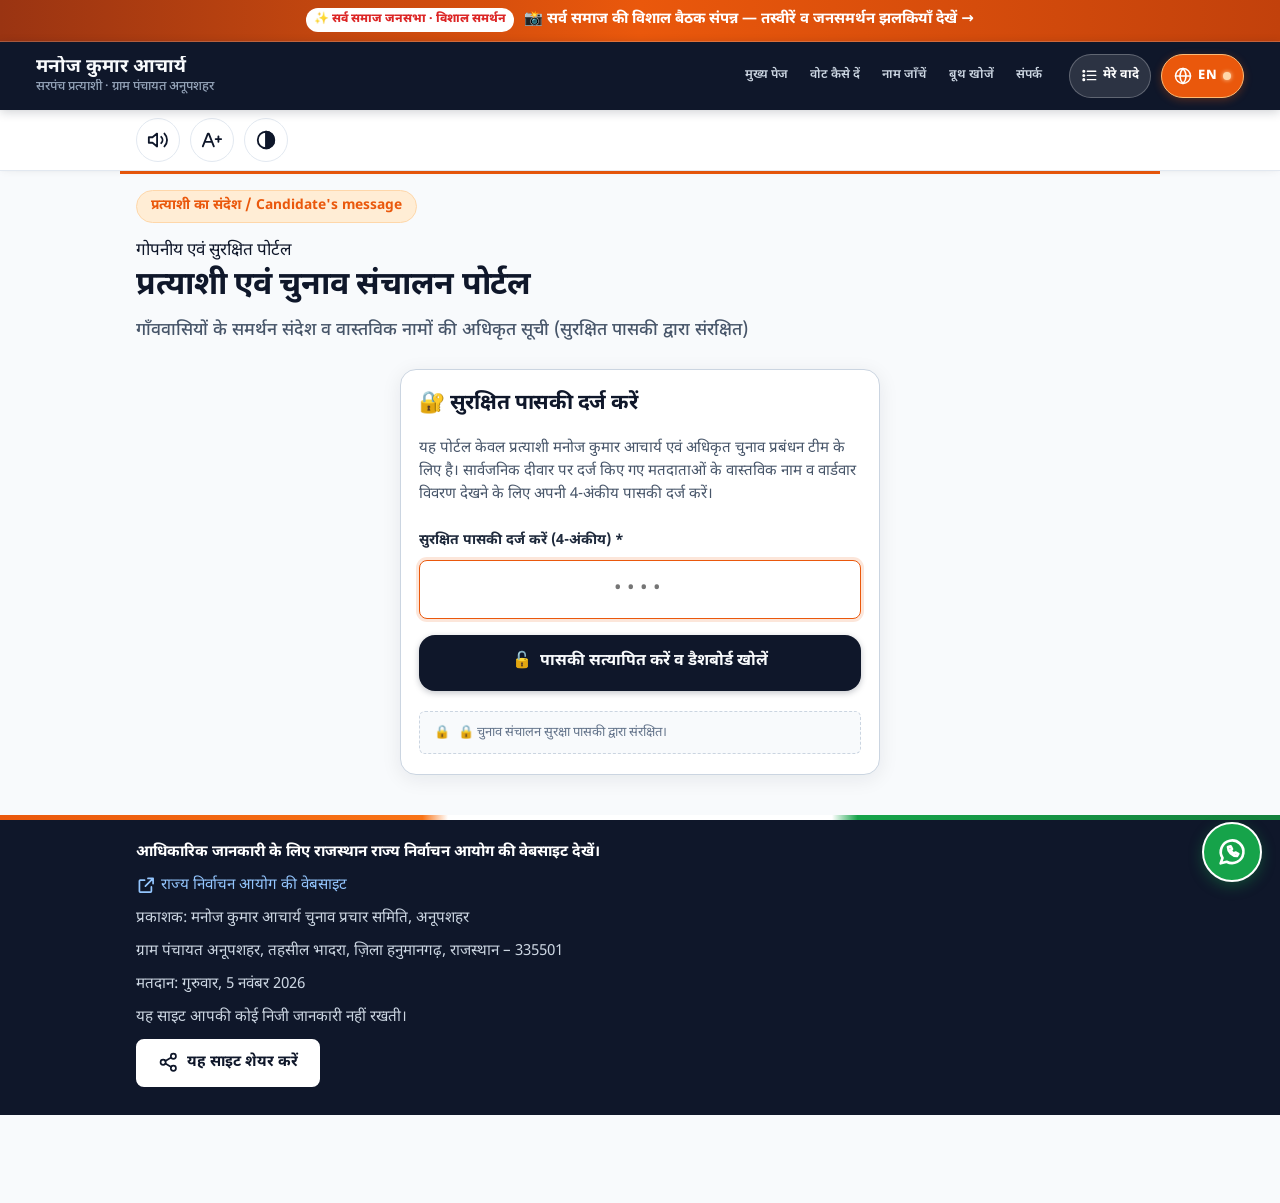
<file: admin.html>
<!doctype html>
<html lang="hi" class="js-pending">
<head>
  <meta charset="utf-8">
  <meta name="viewport" content="width=device-width, initial-scale=1, maximum-scale=1, user-scalable=no, viewport-fit=cover">
  <meta name="theme-color" content="#0F172A">
  <meta name="description" content="प्रत्याशी मनोज कुमार आचार्य एवं चुनाव प्रबंधन टीम के लिए अधिकृत पोर्टल — सर्व समाज समर्थन दीवार मतदाता सूची व वास्तविक नाम।">
  <title data-i18n="title.admin">प्रत्याशी एवं एडमिन पोर्टल | मनोज कुमार आचार्य</title>
  <link rel="manifest" href="manifest.json">
  <link rel="icon" href="assets/icon-192.png">
  <link rel="preconnect" href="https://fonts.googleapis.com">
  <link rel="preconnect" href="https://fonts.gstatic.com" crossorigin>
  <link rel="stylesheet" href="https://fonts.googleapis.com/css2?family=Noto+Sans+Devanagari:wght@400;600;700&display=optional" media="print" onload="this.media='all'">
  <noscript><link rel="stylesheet" href="https://fonts.googleapis.com/css2?family=Noto+Sans+Devanagari:wght@400;600;700&display=optional"></noscript>
  <link rel="stylesheet" href="css/style.css">
  <link rel="preload" href="js/i18n.js?v=danaram" as="script">
  <link rel="preload" href="js/app.js?v=danaram" as="script">
  <script>
    (function(){try{var d=document.documentElement,l=localStorage.getItem('lang');if(l==='en')d.lang='en';if(localStorage.getItem('largeText')==='1')d.classList.add('large-text');if(localStorage.getItem('contrast')==='1')d.classList.add('hc');}catch(e){}})();
  </script>
</head>
<body data-page="admin.html" data-title="admin">
  <a class="skip" href="#main" data-i18n="common.skip">मुख्य जानकारी पर जाएँ</a>
  <div data-chrome="header"></div>

  <main id="main" class="wrap zone-candidate" id="adminPortal">
    <p class="zone-label candidate" data-i18n="common.labelCandidate">प्रत्याशी का संदेश / Candidate's message</p>

    <!-- Admin Portal Hero Banner -->
    <div class="admin-hero">
      <span class="live-pulse-badge">
        <span class="pulse-dot" aria-hidden="true"></span>
        <span data-i18n="admin.badge">गोपनीय एवं सुरक्षित पोर्टल</span>
      </span>
      <h1 data-i18n="admin.title">प्रत्याशी एवं चुनाव संचालन पोर्टल</h1>
      <p class="lead" data-i18n="admin.subtitle">
        गाँववासियों के समर्थन संदेश व वास्तविक नामों की अधिकृत सूची (सुरक्षित पासकी द्वारा संरक्षित)
      </p>
    </div>

    <!-- View 1: Passkey Login View -->
    <section class="card admin-auth-card" id="adminAuthView" aria-labelledby="authHeading">
      <div class="card-head-bar">
        <h2 id="authHeading" class="card-head-title">
          <span aria-hidden="true">🔐</span> <span data-i18n="admin.loginHeading">सुरक्षित पासकी दर्ज करें</span>
        </h2>
      </div>

      <div class="admin-auth-body">
        <p class="admin-auth-desc" data-i18n="admin.loginDesc">
          यह पोर्टल केवल प्रत्याशी मनोज कुमार आचार्य एवं अधिकृत चुनाव प्रबंधन टीम के लिए है। सार्वजनिक दीवार पर दर्ज किए गए मतदाताओं के वास्तविक नाम व वार्डवार विवरण देखने के लिए अपनी 4-अंकीय पासकी दर्ज करें।
        </p>

        <!-- Passkey Login Form -->
        <form id="adminPasskeyForm" novalidate class="passkey-login-form">
          <div class="passkey-input-box">
            <label for="adminPinInput">
              <span data-i18n="admin.enterPasskey">सुरक्षित पासकी दर्ज करें (4-अंकीय)</span>
              <span class="req-star" aria-hidden="true">*</span>
            </label>
            <input type="password" id="adminPinInput" maxlength="6" placeholder="••••" autocomplete="current-password" inputmode="numeric" required autofocus>
          </div>

          <p class="passkey-error-text" id="pinErrorMsg" role="alert" hidden></p>

          <div class="passkey-actions">
            <button type="submit" class="btn btn-primary btn-lg btn-block" id="btnAdminPinLogin">
              <span aria-hidden="true">🔓</span> <span data-i18n="admin.verifyPasskey">पासकी सत्यापित करें व डैशबोर्ड खोलें</span>
            </button>
          </div>
        </form>

        <div class="admin-security-notice">
          <span class="notice-icon" aria-hidden="true">🔒</span>
          <p data-i18n="admin.passkeyNotice">
            🔒 चुनाव संचालन सुरक्षा पासकी द्वारा संरक्षित।
          </p>
        </div>
      </div>
    </section>

    <!-- View 2: Candidate & Admin Dashboard (Visible when passkey verified) -->
    <section class="admin-dashboard-section" id="adminDashboardView" hidden aria-labelledby="dashHeading">
      <!-- Top User Bar -->
      <div class="admin-user-bar">
        <div class="admin-user-pill">
          <span class="status-online-dot" aria-hidden="true"></span>
          <strong id="adminUserStatusBadge" data-i18n="admin.statusActive">प्रत्याशी एवं चुनाव संचालन मोड (सक्रिय)</strong>
        </div>
        <div class="admin-user-actions">
          <button type="button" class="btn btn-outline btn-sm btn-signout" id="btnAdminSignOut">
            <span aria-hidden="true">🔒</span> <span data-i18n="admin.signOut">पोर्टल लॉक करें</span>
          </button>
        </div>
      </div>

      <!-- KPI Summary Metrics Grid -->
      <div class="admin-kpi-grid">
        <div class="admin-kpi-card">
          <span class="kpi-icon" aria-hidden="true">💬</span>
          <span class="kpi-label" data-i18n="admin.statsTotal">कुल समर्थन संदेश</span>
          <strong class="kpi-value" id="kpiTotalMsgs">0</strong>
        </div>
        <div class="admin-kpi-card">
          <span class="kpi-icon" aria-hidden="true">❤️</span>
          <span class="kpi-label" data-i18n="admin.statsLikes">कुल जनसमर्थन लाइक्स</span>
          <strong class="kpi-value" id="kpiTotalLikes">0</strong>
        </div>
        <div class="admin-kpi-card">
          <span class="kpi-icon" aria-hidden="true">📷</span>
          <span class="kpi-label" data-i18n="admin.statsPhotos">अपलोड की गई तस्वीरें</span>
          <strong class="kpi-value" id="kpiTotalPhotos">0</strong>
        </div>
        <div class="admin-kpi-card">
          <span class="kpi-icon" aria-hidden="true">📍</span>
          <span class="kpi-label" data-i18n="admin.statsWards">सक्रिय वार्ड (11 वार्ड)</span>
          <strong class="kpi-value" id="kpiWardsCount">0 / 11</strong>
        </div>
        <div class="admin-kpi-card">
          <span class="kpi-icon" aria-hidden="true">💬</span>
          <span class="kpi-label" data-i18n="admin.statsComments">कुल टिप्पणियाँ</span>
          <strong class="kpi-value" id="kpiTotalComments">0</strong>
        </div>
      </div>

      <!-- Feed Filter & Search Controls -->
      <div class="card admin-controls-card">
        <div class="admin-controls-row">
          <div class="search-box-wrap">
            <label for="adminSearchInput" class="visually-hidden" data-i18n="admin.searchPlaceholder">खोजें</label>
            <input type="search" id="adminSearchInput" placeholder="वास्तविक नाम, वार्ड, यूनिक आईडी या संदेश खोजें..." data-i18n-attr="placeholder:admin.searchPlaceholder">
          </div>

          <div class="filter-dropdown-wrap">
            <label for="adminWardSelect" class="visually-hidden" data-i18n="admin.allWards">वार्ड चुनें</label>
            <select id="adminWardSelect">
              <option value="all" data-i18n="admin.allWards">सभी वार्ड (1-11)</option>
              <option value="वार्ड 1">वार्ड 1</option>
              <option value="वार्ड 2">वार्ड 2</option>
              <option value="वार्ड 3">वार्ड 3</option>
              <option value="वार्ड 4">वार्ड 4</option>
              <option value="वार्ड 5">वार्ड 5</option>
              <option value="वार्ड 6">वार्ड 6</option>
              <option value="वार्ड 7">वार्ड 7</option>
              <option value="वार्ड 8">वार्ड 8</option>
              <option value="वार्ड 9">वार्ड 9</option>
              <option value="वार्ड 10">वार्ड 10</option>
              <option value="वार्ड 11">वार्ड 11</option>
            </select>
          </div>

          <div class="export-actions">
            <button type="button" class="btn btn-primary btn-sm btn-export-csv" id="btnExportCsv">
              <span aria-hidden="true">📥</span> <span data-i18n="admin.exportCsv">CSV सूची डाउनलोड करें</span>
            </button>
            <button type="button" class="btn btn-outline btn-sm" id="btnRefreshFeed" title="ताज़ा करें">
              <span aria-hidden="true">🔄</span>
            </button>
          </div>
        </div>
      </div>

      <!-- Sarpanch Candidate Account & Official Post Studio -->
      <section class="card admin-official-post-card" id="adminCandidateStudioSection">
        <div class="card-head-bar admin-official-header">
          <div style="display:flex; align-items:center; gap:10px;">
            <span class="user-avatar-disc avatar-sm avatar-grad-8 avatar-office-special" aria-hidden="true">🏛️</span>
            <div>
              <h2 class="card-head-title" style="color: #92400E; margin: 0; font-size: 1.05rem;">
                सरपंच पद उम्मीदवार हैंडल (Candidate Official Post Studio)
              </h2>
              <span style="font-size: 11.5px; color: #78350F; font-weight: 600;">श्रीमती काजल रानी (सरपंच प्रत्याशी) · निवेदक: मनोज कुमार आचार्य</span>
            </div>
          </div>
          <span class="fb-pinned-chip" id="officialPostStatusBadge">📌 समर्थन दीवार पर शीर्ष पर पिन</span>
        </div>

        <div class="admin-official-body">
          <!-- Active Mode Notice & Reset -->
          <div id="adminStudioModeBar" style="display:flex; justify-content:space-between; align-items:center; background:#FEF3C7; border:1px solid #FDE68A; padding:8px 12px; border-radius:8px; margin-bottom:14px;">
            <strong id="adminStudioModeTitle" style="font-size:13px; color:#92400E;">
              ➕ नई आधिकारिक पोस्ट बनाएं (Create New Post)
            </strong>
            <button type="button" class="btn btn-outline btn-xs" id="btnAdminCancelEditPost" style="display:none;">
              ✕ संपादन रद्द करें
            </button>
          </div>

          <!-- Hidden input for edit mode -->
          <input type="hidden" id="adminPostEditDocId" value="">

          <form id="adminCandidatePostForm" novalidate>
            <div style="display:grid; grid-template-columns:repeat(auto-fit, minmax(240px, 1fr)); gap:12px; margin-bottom:12px;">
              <!-- Field 1: Category / Purpose -->
              <div>
                <label for="adminPostCategorySelect" style="font-size:12.5px; font-weight:700; color:#1E293B; display:block; margin-bottom:4px;">
                  संदेश श्रेणी / प्रकार (Post Category):
                </label>
                <select id="adminPostCategorySelect" class="form-control" style="width:100%; border-radius:8px; border:1.5px solid #CBD5E1; padding:7px 10px; font-size:13px;">
                  <option value="candidate_office">⭐ मुख्य चुनावी विजन व घोषणा</option>
                  <option value="rally_meeting">📢 जनसभा / नुक्कड़ सभा आमंत्रण</option>
                  <option value="ward_development">🏗️ वार्डवार विकास संकल्प व योजना</option>
                  <option value="gratitude_appeal">🙏 ग्रामवासियों का आभार व अपील</option>
                </select>
              </div>

              <!-- Field 2: Target Ward -->
              <div>
                <label for="adminPostWardSelect" style="font-size:12.5px; font-weight:700; color:#1E293B; display:block; margin-bottom:4px;">
                  लक्षित वार्ड कवरेज (Ward):
                </label>
                <select id="adminPostWardSelect" class="form-control" style="width:100%; border-radius:8px; border:1.5px solid #CBD5E1; padding:7px 10px; font-size:13px;">
                  <option value="समस्त 11 वार्ड (अनूपशहर)">समस्त 11 वार्ड (अनूपशहर)</option>
                  <option value="वार्ड 1">वार्ड 1</option>
                  <option value="वार्ड 2">वार्ड 2</option>
                  <option value="वार्ड 3">वार्ड 3</option>
                  <option value="वार्ड 4">वार्ड 4</option>
                  <option value="वार्ड 5">वार्ड 5</option>
                  <option value="वार्ड 6">वार्ड 6</option>
                  <option value="वार्ड 7">वार्ड 7</option>
                  <option value="वार्ड 8">वार्ड 8</option>
                  <option value="वार्ड 9">वार्ड 9</option>
                  <option value="वार्ड 10">वार्ड 10</option>
                  <option value="वार्ड 11">वार्ड 11</option>
                </select>
              </div>
            </div>

            <!-- Field 3: Caption Textarea -->
            <div style="margin-bottom:12px;">
              <div style="display:flex; justify-content:space-between; align-items:center; margin-bottom:4px;">
                <label for="adminPostCaptionInput" style="font-size:12.5px; font-weight:700; color:#1E293B;">
                  आधिकारिक संदेश व कैप्शन (Caption):
                </label>
                <span id="adminCaptionCount" style="font-size:11.5px; color:#64748B;">0 / 1000 अक्षर</span>
              </div>
              <textarea id="adminPostCaptionInput" rows="5" class="form-control" style="width:100%; border-radius:8px; border:1.5px solid #CBD5E1; padding:10px; font-size:13.5px; line-height:1.5; font-family:inherit;" placeholder="प्रत्याशी काजल रानी जी की ओर से ग्रामवासियों के लिए आधिकारिक संदेश लिखें..." required></textarea>
              <div style="display:flex; gap:6px; margin-top:6px; flex-wrap:wrap;">
                <button type="button" class="btn btn-outline btn-xs" id="btnAdminPrefillVision">💡 मुख्य विजन संदेश</button>
                <button type="button" class="btn btn-outline btn-xs" id="btnAdminPrefillMeeting">📢 जनसभा सूचना</button>
                <button type="button" class="btn btn-outline btn-xs" id="btnAdminPrefillAppeal">🙏 वोट अपील</button>
              </div>
            </div>

            <!-- Field 4: Image Options -->
            <div style="margin-bottom:14px; background:#F8FAFC; border:1px solid #E2E8F0; padding:12px; border-radius:8px;">
              <label style="font-size:12.5px; font-weight:700; color:#1E293B; display:block; margin-bottom:6px;">
                तस्वीर / पोस्टर विकल्प (Post Image):
              </label>
              <div style="display:flex; gap:14px; flex-wrap:wrap; margin-bottom:10px;">
                <label style="display:inline-flex; align-items:center; gap:5px; font-size:13px; cursor:pointer;">
                  <input type="radio" name="adminImageChoice" value="poster" checked id="radioImgPoster">
                  <span>🖼️ मुख्य चुनावी पोस्टर</span>
                </label>
                <label style="display:inline-flex; align-items:center; gap:5px; font-size:13px; cursor:pointer;">
                  <input type="radio" name="adminImageChoice" value="custom" id="radioImgCustom">
                  <span>📸 नया फ़ोटो अपलोड करें</span>
                </label>
                <label style="display:inline-flex; align-items:center; gap:5px; font-size:13px; cursor:pointer;">
                  <input type="radio" name="adminImageChoice" value="none" id="radioImgNone">
                  <span>🚫 कोई तस्वीर नहीं (केवल टेक्स्ट)</span>
                </label>
              </div>

              <!-- Upload input for custom photo -->
              <div id="adminCustomPhotoWrap" style="display:none; margin-bottom:10px;">
                <input type="file" id="adminPostPhotoFileInput" accept="image/*" class="form-control" style="font-size:12.5px;">
                <small style="color:#64748B; font-size:11.5px;">(JPEG/PNG, स्वतः कम्प्रेस होकर जुड़ेगा)</small>
              </div>

              <!-- Image Preview Box -->
              <div id="adminPostImgPreviewBox" style="display:flex; align-items:center; gap:12px; margin-top:8px;">
                <img id="adminPostImgPreview" src="assets/campaign-poster.jpg" alt="पूर्वावलोकन" style="width:90px; height:120px; object-fit:cover; border-radius:6px; border:1px solid #CBD5E1;">
                <div>
                  <span id="adminPostImgLabel" style="font-size:12.5px; font-weight:600; color:#334155;">मुख्य चुनावी पोस्टर (काजल रानी व मनोज कुमार आचार्य)</span>
                  <br>
                  <button type="button" class="btn btn-outline btn-xs" id="btnAdminClearPhoto" style="margin-top:6px;">
                    ✕ तस्वीर हटाएं
                  </button>
                </div>
              </div>
            </div>

            <!-- Action buttons -->
            <div style="display:flex; gap:10px; align-items:center; flex-wrap:wrap;">
              <button type="submit" class="btn btn-primary" id="btnAdminSubmitOfficialPost">
                <span aria-hidden="true">📢</span> <span id="adminSubmitBtnLabel">तुरंत पोस्ट प्रकाशित करें</span>
              </button>
              <button type="button" class="btn btn-outline" id="btnAdminResetStudioForm">
                <span>फ़ॉर्म साफ़ करें</span>
              </button>
              <a href="support-wall.html" target="_blank" class="btn btn-outline">
                <span>समर्थन दीवार लाइव देखें ↗️</span>
              </a>
            </div>
            <p id="adminStudioFeedbackMsg" style="margin-top:8px; font-size:13px; font-weight:600;" hidden></p>
          </form>

          <hr style="border:none; border-top:1px solid #E2E8F0; margin:18px 0 14px 0;">

          <!-- Existing Candidate Posts List for Quick Edit/Delete -->
          <div>
            <div style="display:flex; justify-content:space-between; align-items:center; margin-bottom:10px;">
              <h3 style="font-size:13.5px; font-weight:700; color:#1E293B; margin:0;">
                📑 प्रत्याशी कार्यालय की सभी सक्रिय पोस्ट्स (Candidate Official Posts)
              </h3>
              <span id="adminCandidatePostsCount" style="font-size:12px; color:#64748B;">0 पोस्ट्स</span>
            </div>
            <div id="adminCandidatePostsList" class="admin-candidate-posts-list">
              <!-- Dynamically populated -->
            </div>
          </div>
        </div>
      </section>

      <!-- Supporters List / Table -->
      <div class="card admin-table-card">
        <div class="card-head-bar">
          <h2 id="dashHeading" class="card-head-title">
            <span aria-hidden="true">📋</span> <span>मतदाता समर्थन विवरण (वास्तविक नामों के साथ)</span>
          </h2>
          <span class="showing-count" id="adminShowingCount">0 संदेश प्रदर्शित</span>
        </div>

        <!-- Desktop Table -->
        <div class="admin-table-wrap">
          <table class="admin-table" id="adminSupportersTable">
            <thead>
              <tr>
                <th scope="col">#</th>
                <th scope="col" data-i18n="admin.realNameCol">वास्तविक नाम (गोपनीय)</th>
                <th scope="col" data-i18n="admin.wardCol">वार्ड (1-11)</th>
                <th scope="col" data-i18n="admin.aliasCol">यूनिक यूज़र आईडी (पब्लिक)</th>
                <th scope="col" data-i18n="admin.messageCol">समर्थन संदेश</th>
                <th scope="col" data-i18n="admin.photoCol">तस्वीर</th>
                <th scope="col" data-i18n="admin.likesCol">लाइक्स</th>
                <th scope="col" data-i18n="admin.dateCol">दिनांक व समय</th>
                <th scope="col" data-i18n="admin.actionsCol">कार्रवाई</th>
              </tr>
            </thead>
            <tbody id="adminTableBody">
              <!-- Dynamically Populated -->
            </tbody>
          </table>
        </div>

        <!-- Mobile Card View -->
        <div class="admin-mobile-cards" id="adminMobileCards">
          <!-- Dynamically Populated for Mobile -->
        </div>

        <div id="adminNoResults" class="admin-no-results" hidden>
          <p>कोई संदेश नहीं मिला।</p>
        </div>
      </div>

      <!-- Voter Comments Table Card -->
      <div class="card admin-table-card" style="margin-top: 24px;">
        <div class="card-head-bar">
          <h2 class="card-head-title">
            <span aria-hidden="true">💬</span> <span data-i18n="admin.commentsHeading">मतदाता टिप्पणियाँ रिकॉर्ड (Comments Log)</span>
          </h2>
          <span class="showing-count" id="adminCommentsCount">0 टिप्पणियाँ</span>
        </div>

        <div class="admin-table-wrap">
          <table class="admin-table" id="adminCommentsTable">
            <thead>
              <tr>
                <th scope="col">#</th>
                <th scope="col">टिप्पणीकर्ता आईडी</th>
                <th scope="col" data-i18n="admin.realNameCol">वास्तविक नाम (यदि पंजीकृत)</th>
                <th scope="col" data-i18n="admin.wardCol">वार्ड</th>
                <th scope="col" data-i18n="admin.commentCol">टिप्पणी संदेश</th>
                <th scope="col" data-i18n="admin.postRefCol">पोस्ट संदर्भ (ID)</th>
                <th scope="col" data-i18n="admin.dateCol">दिनांक व समय</th>
                <th scope="col" data-i18n="admin.actionsCol">कार्रवाई</th>
              </tr>
            </thead>
            <tbody id="adminCommentsTableBody">
              <!-- Dynamically Populated -->
            </tbody>
          </table>
        </div>

        <div id="adminNoComments" class="admin-no-results" hidden>
          <p>अभी तक कोई टिप्पणी दर्ज नहीं हुई है।</p>
        </div>
      </div>
    </section>
  </main>

  <!-- Photo Modal Lightbox for Admin View -->
  <dialog class="photo-modal" id="adminPhotoModal" aria-label="Photo Viewer">
    <div class="modal-backdrop" id="adminModalBackdrop"></div>
    <div class="modal-box">
      <button type="button" class="modal-close" id="adminModalClose" aria-label="Close">✕</button>
      <div class="modal-img-wrap">
        <img id="adminModalImg" alt="समर्थक फ़ोटो">
      </div>
      <div class="modal-footer">
        <p class="modal-caption" id="adminModalCaption">समर्थक तस्वीर</p>
      </div>
    </div>
  </dialog>

  <!-- Delete Confirmation Modal for Admin Dashboard -->
  <dialog class="photo-modal admin-confirm-dialog" id="adminDeleteModal" aria-label="Confirm Deletion">
    <div class="modal-backdrop" id="adminDeleteBackdrop"></div>
    <div class="modal-box admin-confirm-box">
      <div class="admin-confirm-header">
        <span class="confirm-icon" aria-hidden="true">⚠️</span>
        <h3 id="adminDeleteTitle" class="confirm-title" data-i18n="admin.confirmDeleteTitle">हटाने की पुष्टि करें</h3>
      </div>
      <p id="adminDeleteMessage" class="confirm-desc">क्या आप वाकई इस प्रविष्टि को स्थायी रूप से हटाना चाहते हैं?</p>
      <div class="admin-confirm-details" id="adminDeleteDetails" style="display:none;"></div>
      <div class="admin-confirm-actions">
        <button type="button" class="btn btn-outline" id="btnCancelDelete">रद्द करें</button>
        <button type="button" class="btn btn-danger" id="btnConfirmDelete">
          <span aria-hidden="true">🗑️</span> <span>स्थायी रूप से हटाएं</span>
        </button>
      </div>
    </div>
  </dialog>

  <div data-chrome="footer"></div>

  <script src="js/i18n.js?v=danaram"></script>
  <script src="js/app.js?v=danaram"></script>
</body>
</html>
</file>
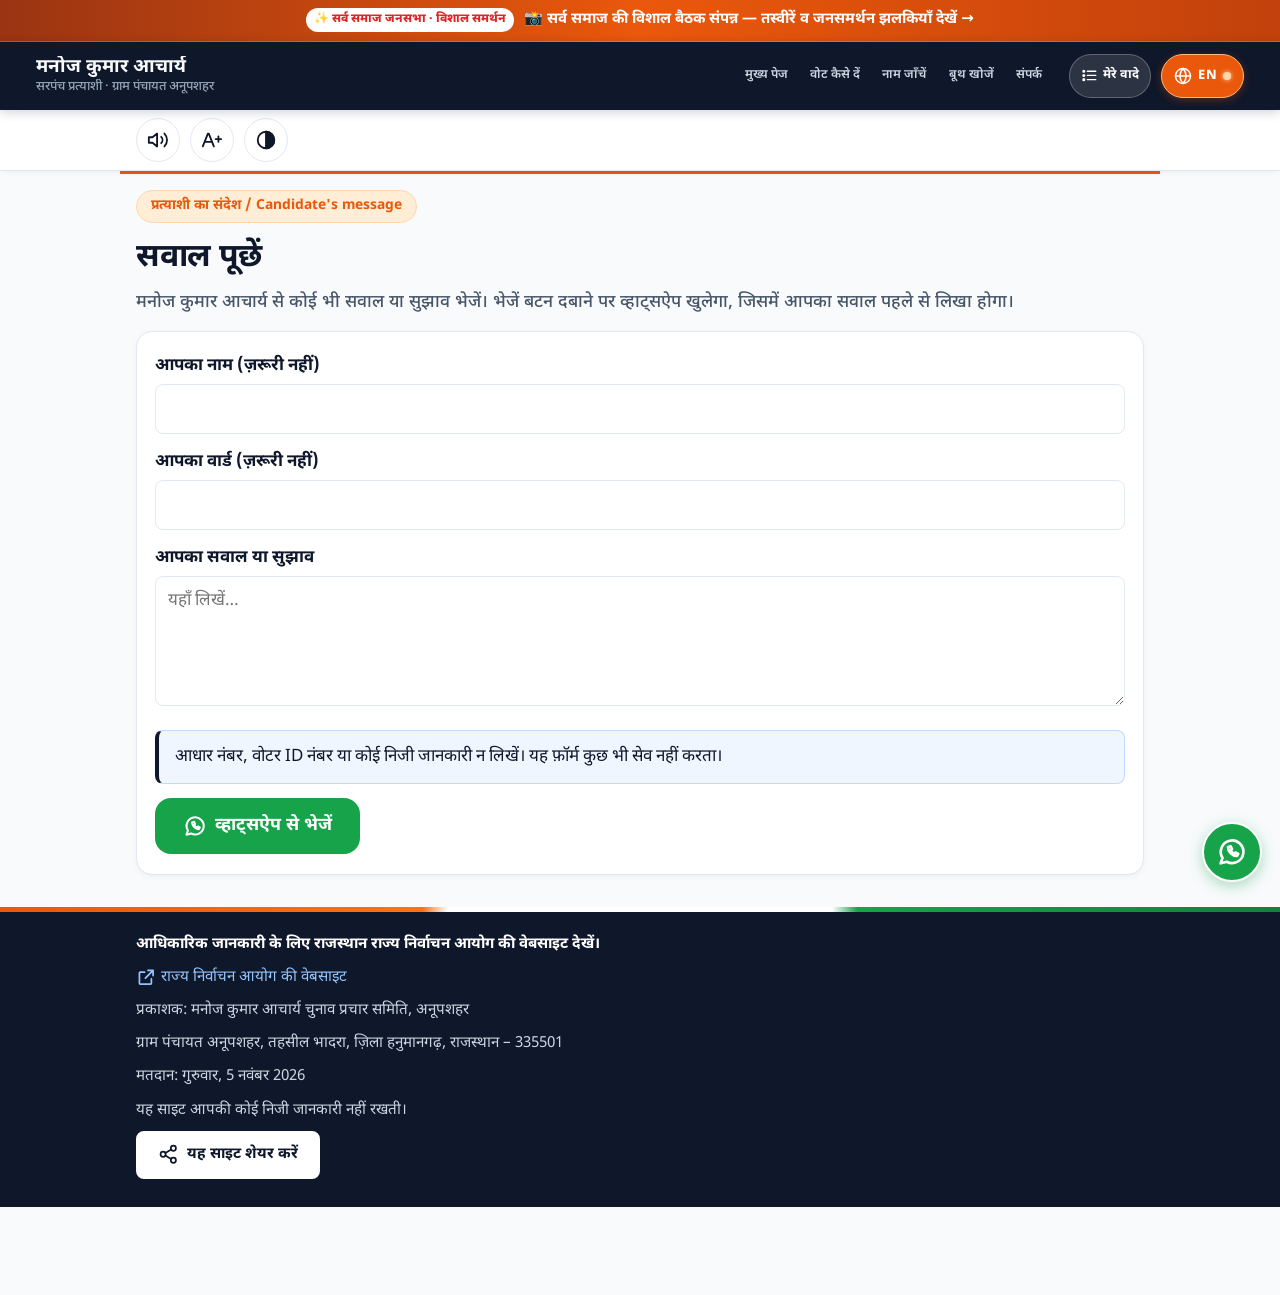
<file: ask.html>
﻿<!doctype html>
<html lang="hi" class="js-pending">
<head>
  <meta charset="utf-8">
  <meta name="viewport" content="width=device-width, initial-scale=1, maximum-scale=1, user-scalable=no, viewport-fit=cover">
  <meta name="theme-color" content="#0F172A">
  <meta name="description" content="मनोज कुमार आचार्य से कोई भी सवाल या सुझाव पूछें — व्हाट्सऐप के ज़रिए।">
  <title data-i18n="title.ask">सवाल पूछें | मनोज कुमार आचार्य</title>
  <link rel="manifest" href="manifest.json">
  <link rel="icon" href="assets/icon-192.png">
  <link rel="preconnect" href="https://fonts.googleapis.com">
  <link rel="preconnect" href="https://fonts.gstatic.com" crossorigin>
  <link rel="stylesheet" href="https://fonts.googleapis.com/css2?family=Noto+Sans+Devanagari:wght@400;600;700&display=optional" media="print" onload="this.media='all'">
  <noscript><link rel="stylesheet" href="https://fonts.googleapis.com/css2?family=Noto+Sans+Devanagari:wght@400;600;700&display=optional"></noscript>
  <link rel="stylesheet" href="css/style.css">
  <link rel="preload" href="js/i18n.js?v=danaram" as="script">
  <link rel="preload" href="js/app.js?v=danaram" as="script">
  <script>
    (function(){try{var d=document.documentElement,l=localStorage.getItem('lang');if(l==='en')d.lang='en';if(localStorage.getItem('largeText')==='1')d.classList.add('large-text');if(localStorage.getItem('contrast')==='1')d.classList.add('hc');}catch(e){}})();
  </script>
</head>
<body data-page="ask.html" data-title="ask">
  <a class="skip" href="#main" data-i18n="common.skip">मुख्य जानकारी पर जाएँ</a>
  <div data-chrome="header"></div>

  <main id="main" class="wrap zone-candidate">
    <p class="zone-label candidate" data-i18n="common.labelCandidate">प्रत्याशी का संदेश / Candidate's message</p>

    <h1 data-i18n="ask.h1">सवाल पूछें</h1>
    <p class="lead" data-i18n="ask.intro">मनोज कुमार आचार्य से कोई भी सवाल या सुझाव भेजें। भेजें बटन दबाने पर व्हाट्सऐप खुलेगा, जिसमें आपका सवाल पहले से लिखा होगा।</p>

    <section class="card" aria-labelledby="ask-form-title">
      <h2 id="ask-form-title" class="visually-hidden" data-i18n="ask.h1">सवाल पूछें</h2>
      <form id="ask-form" novalidate>
        <div class="form-field">
          <label for="ask-name" data-i18n="ask.name">आपका नाम (ज़रूरी नहीं)</label>
          <input id="ask-name" name="name" type="text" autocomplete="name">
        </div>
        <div class="form-field">
          <label for="ask-ward" data-i18n="ask.ward">आपका वार्ड (ज़रूरी नहीं)</label>
          <input id="ask-ward" name="ward" type="text">
        </div>
        <div class="form-field">
          <label for="ask-q" data-i18n="ask.question">आपका सवाल या सुझाव</label>
          <textarea id="ask-q" name="q" required data-i18n-attr="placeholder:ask.placeholder"></textarea>
        </div>
        <p class="note info" data-i18n="ask.privacy">आधार नंबर, वोटर ID नंबर या कोई निजी जानकारी न लिखें। यह फ़ॉर्म कुछ भी सेव नहीं करता।</p>
        <p class="form-error" role="alert" hidden></p>
        <p class="form-status" aria-live="polite"></p>
        <button type="submit" class="btn btn-wa btn-lg btn-block">
          <svg class="icon" aria-hidden="true" focusable="false"><use href="#i-wa"></use></svg>
          <span data-i18n="ask.submit">व्हाट्सऐप से भेजें</span>
        </button>
      </form>
    </section>
  </main>

  <div data-chrome="footer"></div>
  <script src="js/i18n.js?v=danaram"></script>
  <script src="js/app.js?v=danaram"></script>
</body>
</html>
</file>
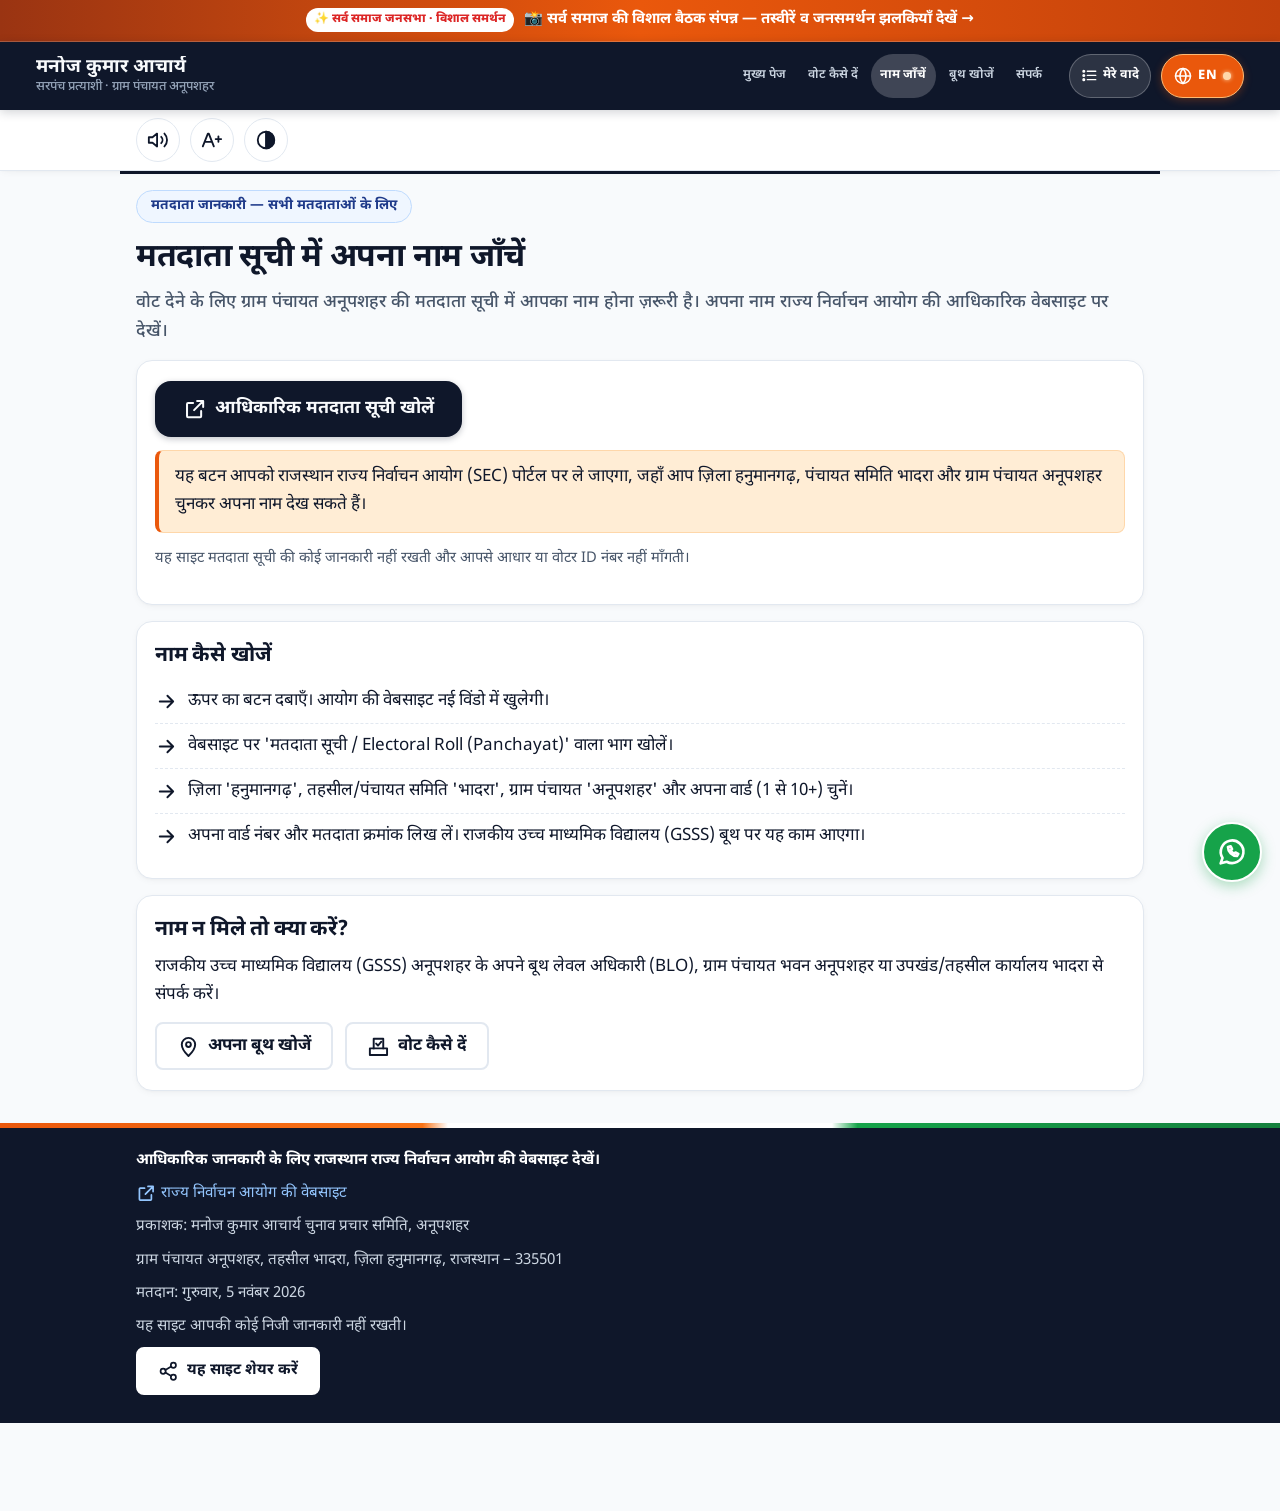
<file: check-name.html>
﻿<!doctype html>
<html lang="hi" class="js-pending">
<head>
  <meta charset="utf-8">
  <meta name="viewport" content="width=device-width, initial-scale=1, maximum-scale=1, user-scalable=no, viewport-fit=cover">
  <meta name="theme-color" content="#0F172A">
  <meta name="description" content="मतदाता सूची में अपना नाम जाँचें — राजस्थान राज्य निर्वाचन आयोग की आधिकारिक वेबसाइट का सीधा लिंक।">
  <title data-i18n="title.checkName">मतदाता सूची में नाम जाँचें | ग्राम पंचायत अनूपशहर</title>
  <link rel="manifest" href="manifest.json">
  <link rel="icon" href="assets/icon-192.png">
  <link rel="preconnect" href="https://fonts.googleapis.com">
  <link rel="preconnect" href="https://fonts.gstatic.com" crossorigin>
  <link rel="stylesheet" href="https://fonts.googleapis.com/css2?family=Noto+Sans+Devanagari:wght@400;600;700&display=optional" media="print" onload="this.media='all'">
  <noscript><link rel="stylesheet" href="https://fonts.googleapis.com/css2?family=Noto+Sans+Devanagari:wght@400;600;700&display=optional"></noscript>
  <link rel="stylesheet" href="css/style.css">
  <link rel="preload" href="js/i18n.js?v=danaram" as="script">
  <link rel="preload" href="js/app.js?v=danaram" as="script">
  <script>
    (function(){try{var d=document.documentElement,l=localStorage.getItem('lang');if(l==='en')d.lang='en';if(localStorage.getItem('largeText')==='1')d.classList.add('large-text');if(localStorage.getItem('contrast')==='1')d.classList.add('hc');}catch(e){}})();
  </script>
  <script type="speculationrules">
  {
    "prerender": [
      {
        "source": "list",
        "urls": ["index.html", "how-to-vote.html", "check-name.html", "find-booth.html", "contact.html", "manifesto.html"],
        "eagerness": "moderate"
      }
    ]
  }
  </script>
</head>
<body data-page="check-name.html" data-title="checkName">
  <a class="skip" href="#main" data-i18n="common.skip">मुख्य जानकारी पर जाएँ</a>
  <div data-chrome="header"></div>

  <main id="main" class="wrap zone-neutral">
    <p class="zone-label neutral" data-i18n="common.labelNeutral">मतदाता जानकारी — सभी मतदाताओं के लिए</p>

    <h1 data-i18n="check.h1">मतदाता सूची में अपना नाम जाँचें</h1>
    <p class="lead" data-i18n="check.intro">वोट देने के लिए ग्राम पंचायत अनूपशहर की मतदाता सूची में आपका नाम होना ज़रूरी है। अपना नाम राज्य निर्वाचन आयोग की आधिकारिक वेबसाइट पर देखें।</p>

    <section class="card" aria-labelledby="official-btn-heading">
      <h2 id="official-btn-heading" class="visually-hidden" data-i18n="check.btn">आधिकारिक मतदाता सूची खोलें</h2>
      <p>
        <a class="btn btn-primary btn-lg btn-block" data-link="voterSearch" target="_blank" rel="noopener">
          <svg class="icon" aria-hidden="true" focusable="false"><use href="#i-external"></use></svg>
          <span data-i18n="check.btn">आधिकारिक मतदाता सूची खोलें</span>
          <span class="visually-hidden" data-i18n="common.newTab">(नई विंडो में खुलेगा)</span>
        </a>
      </p>
      <p class="note" data-i18n="check.urlNote">यह बटन आपको राजस्थान राज्य निर्वाचन आयोग (SEC) पोर्टल पर ले जाएगा, जहाँ आप ज़िला हनुमानगढ़, पंचायत समिति भादरा और ग्राम पंचायत अनूपशहर चुनकर अपना नाम देख सकते हैं।</p>
      <p class="small" data-i18n="check.privacy">यह साइट मतदाता सूची की कोई जानकारी नहीं रखती और आपसे आधार या वोटर ID नंबर नहीं माँगती।</p>
    </section>

    <section class="card" aria-labelledby="steps-check-heading">
      <h2 id="steps-check-heading" data-i18n="check.stepsTitle">नाम कैसे खोजें</h2>
      <ol class="bullets">
        <li>
          <svg class="icon" aria-hidden="true" focusable="false"><use href="#i-arrow"></use></svg>
          <span data-i18n="check.s1">ऊपर का बटन दबाएँ। आयोग की वेबसाइट नई विंडो में खुलेगी।</span>
        </li>
        <li>
          <svg class="icon" aria-hidden="true" focusable="false"><use href="#i-arrow"></use></svg>
          <span data-i18n="check.s2">वेबसाइट पर 'मतदाता सूची / Electoral Roll (Panchayat)' वाला भाग खोलें।</span>
        </li>
        <li>
          <svg class="icon" aria-hidden="true" focusable="false"><use href="#i-arrow"></use></svg>
          <span data-i18n="check.s3">ज़िला 'हनुमानगढ़', तहसील/पंचायत समिति 'भादरा', ग्राम पंचायत 'अनूपशहर' और अपना वार्ड (1 से 10+) चुनें।</span>
        </li>
        <li>
          <svg class="icon" aria-hidden="true" focusable="false"><use href="#i-arrow"></use></svg>
          <span data-i18n="check.s4">अपना वार्ड नंबर और मतदाता क्रमांक लिख लें। राजकीय उच्च माध्यमिक विद्यालय (GSSS) बूथ पर यह काम आएगा।</span>
        </li>
      </ol>
    </section>

    <section class="card" aria-labelledby="not-found-heading">
      <h2 id="not-found-heading" data-i18n="check.notFoundTitle">नाम न मिले तो क्या करें?</h2>
      <p data-i18n="check.notFound">राजकीय उच्च माध्यमिक विद्यालय (GSSS) अनूपशहर के अपने बूथ लेवल अधिकारी (BLO), ग्राम पंचायत भवन अनूपशहर या उपखंड/तहसील कार्यालय भादरा से संपर्क करें।</p>
      <div class="btn-row">
        <a class="btn btn-outline" href="find-booth.html">
          <svg class="icon" aria-hidden="true" focusable="false"><use href="#i-pin"></use></svg>
          <span data-i18n="home.actBooth">अपना बूथ खोजें</span>
        </a>
        <a class="btn btn-outline" href="how-to-vote.html">
          <svg class="icon" aria-hidden="true" focusable="false"><use href="#i-vote"></use></svg>
          <span data-i18n="home.actHowTo">वोट कैसे दें</span>
        </a>
      </div>
    </section>
  </main>

  <div data-chrome="footer"></div>
  <script src="js/i18n.js?v=danaram"></script>
  <script src="js/app.js?v=danaram"></script>
</body>
</html>
</file>
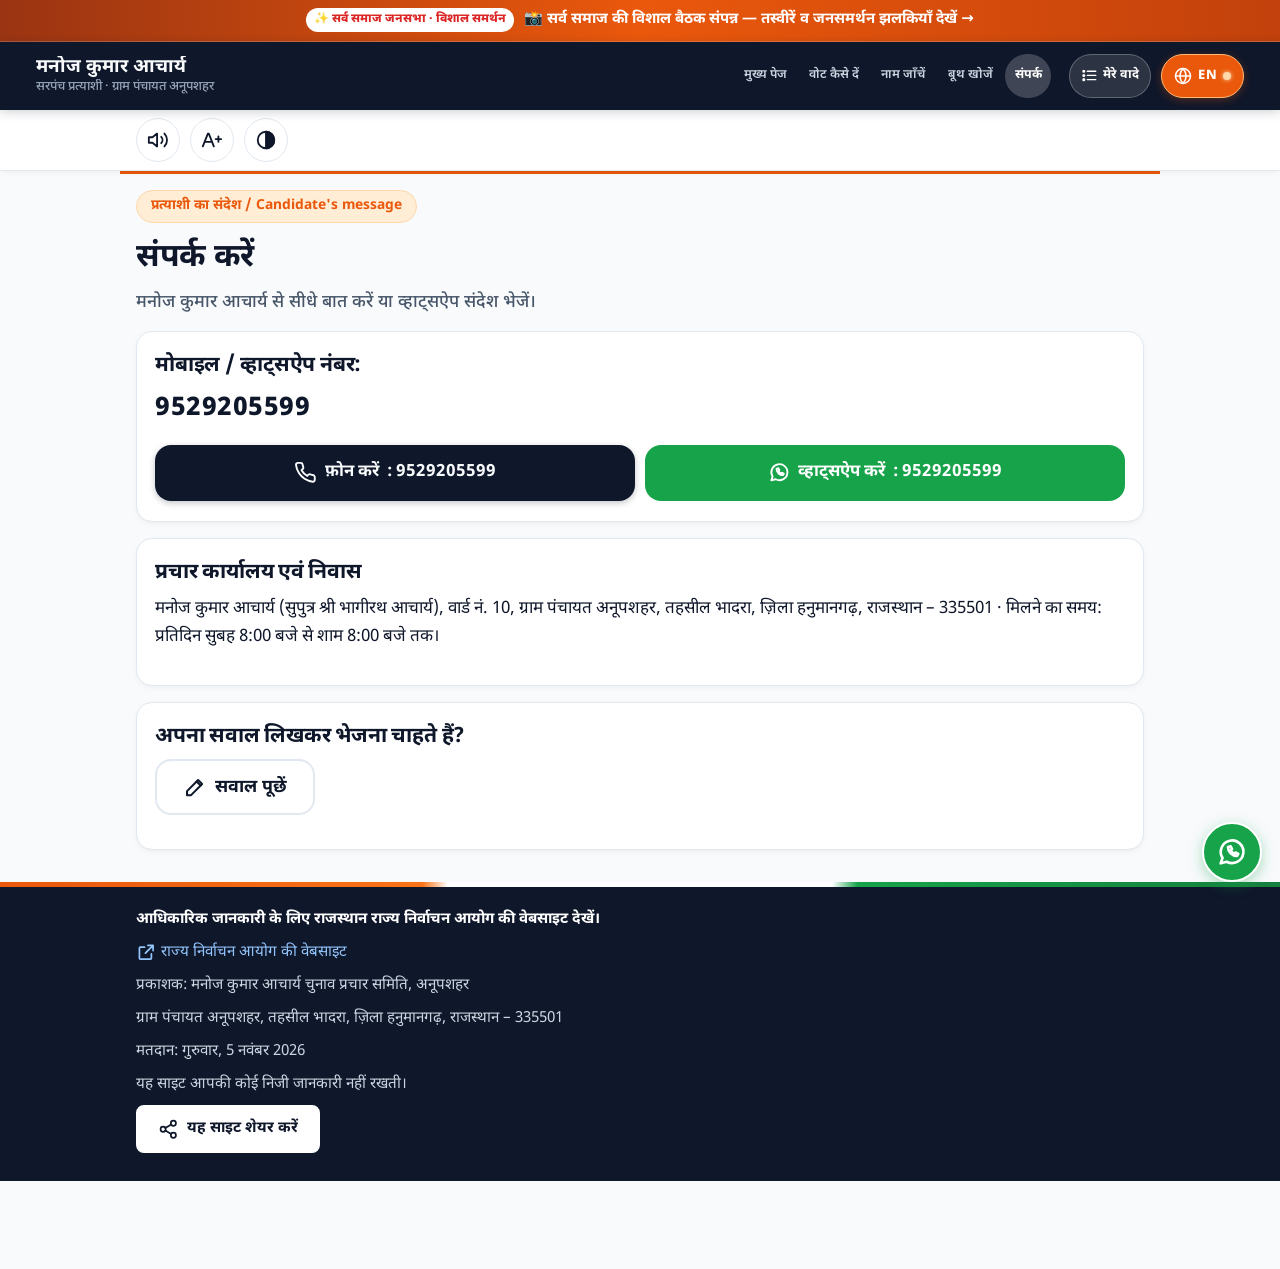
<file: contact.html>
﻿<!doctype html>
<html lang="hi" class="js-pending">
<head>
  <meta charset="utf-8">
  <meta name="viewport" content="width=device-width, initial-scale=1, maximum-scale=1, user-scalable=no, viewport-fit=cover">
  <meta name="theme-color" content="#0F172A">
  <meta name="description" content="मनोज कुमार आचार्य से फ़ोन और व्हाट्सऐप (9529205599) पर संपर्क करें।">
  <title data-i18n="title.contact">संपर्क | मनोज कुमार आचार्य</title>
  <link rel="manifest" href="manifest.json">
  <link rel="icon" href="assets/icon-192.png">
  <link rel="preconnect" href="https://fonts.googleapis.com">
  <link rel="preconnect" href="https://fonts.gstatic.com" crossorigin>
  <link rel="stylesheet" href="https://fonts.googleapis.com/css2?family=Noto+Sans+Devanagari:wght@400;600;700&display=optional" media="print" onload="this.media='all'">
  <noscript><link rel="stylesheet" href="https://fonts.googleapis.com/css2?family=Noto+Sans+Devanagari:wght@400;600;700&display=optional"></noscript>
  <link rel="stylesheet" href="css/style.css">
  <link rel="preload" href="js/i18n.js?v=danaram" as="script">
  <link rel="preload" href="js/app.js?v=danaram" as="script">
  <script>
    (function(){try{var d=document.documentElement,l=localStorage.getItem('lang');if(l==='en')d.lang='en';if(localStorage.getItem('largeText')==='1')d.classList.add('large-text');if(localStorage.getItem('contrast')==='1')d.classList.add('hc');}catch(e){}})();
  </script>
  <script type="speculationrules">
  {
    "prerender": [
      {
        "source": "list",
        "urls": ["index.html", "how-to-vote.html", "check-name.html", "find-booth.html", "contact.html", "manifesto.html"],
        "eagerness": "moderate"
      }
    ]
  }
  </script>
</head>
<body data-page="contact.html" data-title="contact">
  <a class="skip" href="#main" data-i18n="common.skip">मुख्य जानकारी पर जाएँ</a>
  <div data-chrome="header"></div>

  <main id="main" class="wrap zone-candidate">
    <p class="zone-label candidate" data-i18n="common.labelCandidate">प्रत्याशी का संदेश / Candidate's message</p>

    <h1 data-i18n="contact.h1">संपर्क करें</h1>
    <p class="lead" data-i18n="contact.intro">मनोज कुमार आचार्य से सीधे बात करें या व्हाट्सऐप संदेश भेजें।</p>

    <section class="card" aria-labelledby="num-heading">
      <h2 id="num-heading" data-i18n="contact.numberLabel">मोबाइल / व्हाट्सऐप नंबर:</h2>
      <p class="contact-number" data-phone></p>
      <div class="contact-actions">
        <a class="btn btn-primary btn-lg" data-link="tel">
          <svg class="icon" aria-hidden="true" focusable="false"><use href="#i-phone"></use></svg>
          <span data-i18n="contact.call">फ़ोन करें</span>
          <span class="btn-num">: <span data-phone></span></span>
        </a>
        <a class="btn btn-wa btn-lg" data-link="wa-prefill" target="_blank" rel="noopener">
          <svg class="icon" aria-hidden="true" focusable="false"><use href="#i-wa"></use></svg>
          <span data-i18n="contact.wa">व्हाट्सऐप करें</span>
          <span class="btn-num">: <span data-phone></span></span>
        </a>
      </div>
    </section>

    <section class="card" aria-labelledby="office-heading">
      <h2 id="office-heading" data-i18n="contact.officeTitle">प्रचार कार्यालय एवं निवास</h2>
      <p data-i18n="contact.office">मनोज कुमार आचार्य (सुपुत्र श्री भागीरथ आचार्य), वार्ड नं. 10, ग्राम पंचायत अनूपशहर, तहसील भादरा, ज़िला हनुमानगढ़, राजस्थान – 335501 · मिलने का समय: प्रतिदिन सुबह 8:00 बजे से शाम 8:00 बजे तक।</p>
    </section>

    <section class="card" aria-labelledby="written-q-heading">
      <h2 id="written-q-heading" data-i18n="contact.askText">अपना सवाल लिखकर भेजना चाहते हैं?</h2>
      <p>
        <a class="btn btn-outline btn-lg" href="ask.html">
          <svg class="icon" aria-hidden="true" focusable="false"><use href="#i-edit"></use></svg>
          <span data-i18n="nav.ask">सवाल पूछें</span>
        </a>
      </p>
    </section>
  </main>

  <div data-chrome="footer"></div>
  <script src="js/i18n.js?v=danaram"></script>
  <script src="js/app.js?v=danaram"></script>
</body>
</html>
</file>
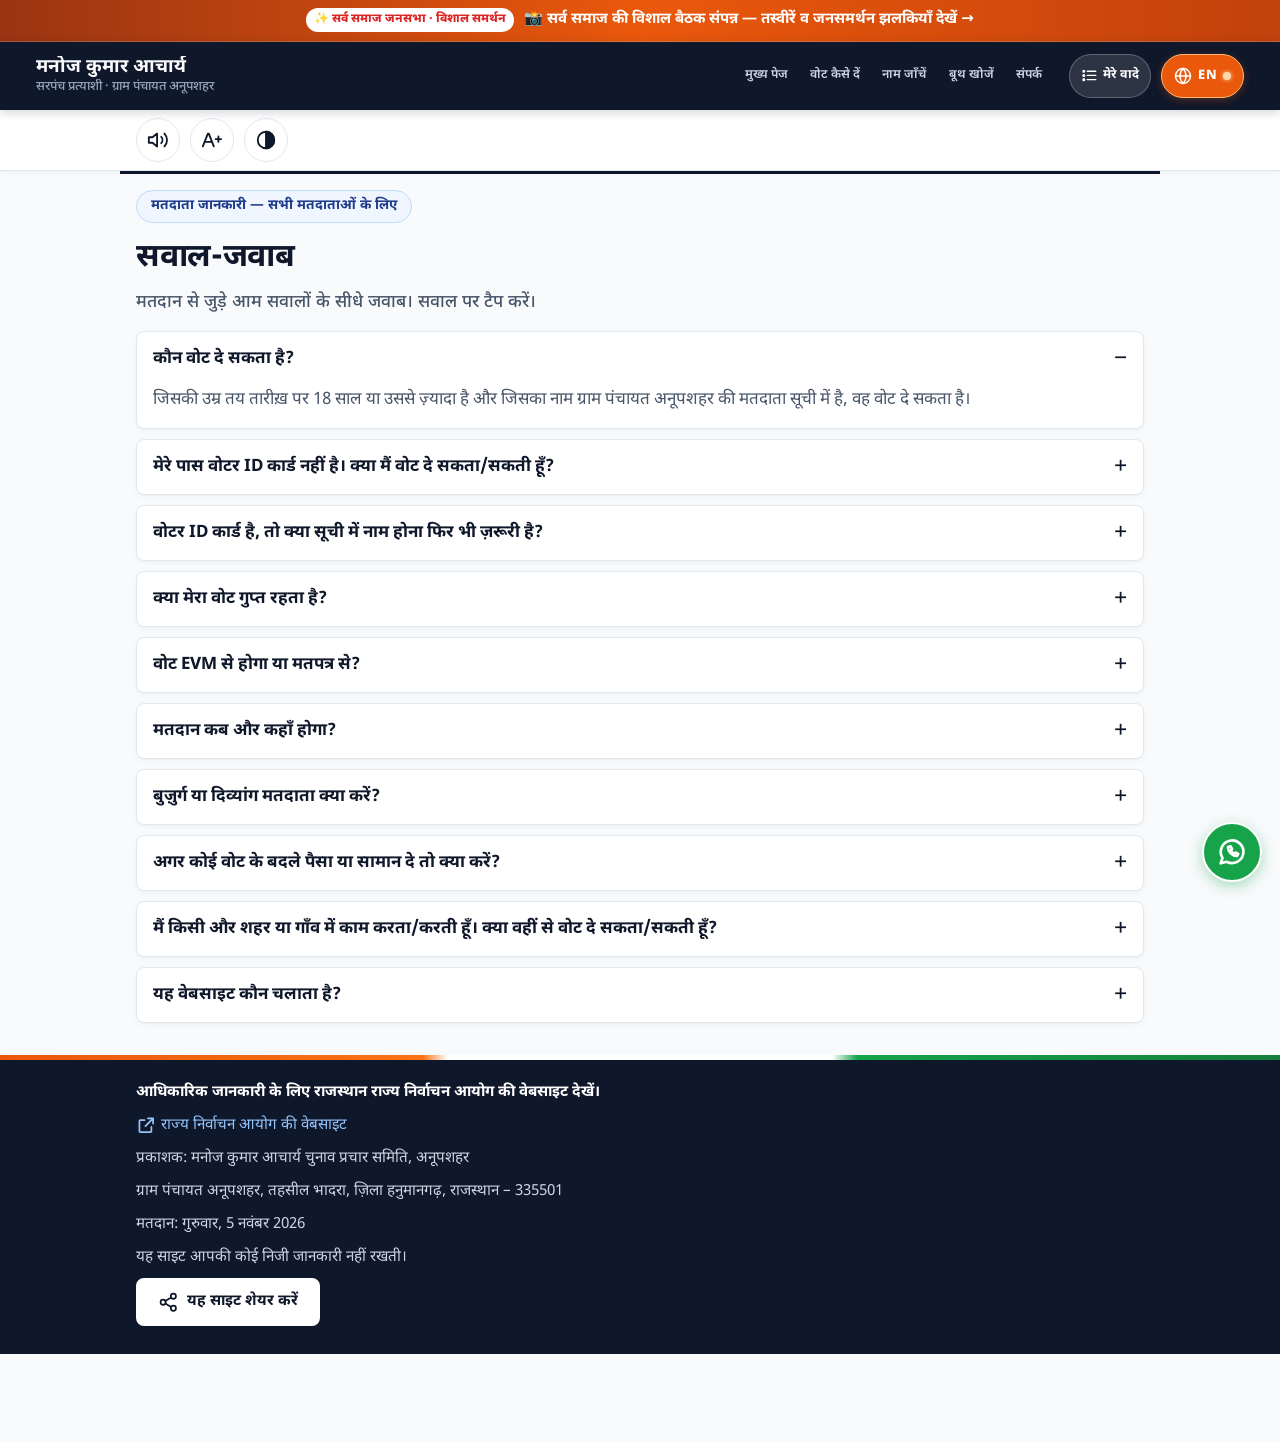
<file: faq.html>
﻿<!doctype html>
<html lang="hi" class="js-pending">
<head>
  <meta charset="utf-8">
  <meta name="viewport" content="width=device-width, initial-scale=1, maximum-scale=1, user-scalable=no, viewport-fit=cover">
  <meta name="theme-color" content="#0F172A">
  <meta name="description" content="ग्राम पंचायत चुनाव से जुड़े आम सवालों के आसान जवाब (FAQ)।">
  <title data-i18n="title.faq">सवाल-जवाब | ग्राम पंचायत अनूपशहर</title>
  <link rel="manifest" href="manifest.json">
  <link rel="icon" href="assets/icon-192.png">
  <link rel="preconnect" href="https://fonts.googleapis.com">
  <link rel="preconnect" href="https://fonts.gstatic.com" crossorigin>
  <link rel="stylesheet" href="https://fonts.googleapis.com/css2?family=Noto+Sans+Devanagari:wght@400;600;700&display=optional" media="print" onload="this.media='all'">
  <noscript><link rel="stylesheet" href="https://fonts.googleapis.com/css2?family=Noto+Sans+Devanagari:wght@400;600;700&display=optional"></noscript>
  <link rel="stylesheet" href="css/style.css">
  <link rel="preload" href="js/i18n.js?v=danaram" as="script">
  <link rel="preload" href="js/app.js?v=danaram" as="script">
  <script>
    (function(){try{var d=document.documentElement,l=localStorage.getItem('lang');if(l==='en')d.lang='en';if(localStorage.getItem('largeText')==='1')d.classList.add('large-text');if(localStorage.getItem('contrast')==='1')d.classList.add('hc');}catch(e){}})();
  </script>
</head>
<body data-page="faq.html" data-title="faq">
  <a class="skip" href="#main" data-i18n="common.skip">मुख्य जानकारी पर जाएँ</a>
  <div data-chrome="header"></div>

  <main id="main" class="wrap zone-neutral">
    <p class="zone-label neutral" data-i18n="common.labelNeutral">मतदाता जानकारी — सभी मतदाताओं के लिए</p>

    <h1 data-i18n="faq.h1">सवाल-जवाब</h1>
    <p class="lead" data-i18n="faq.intro">मतदान से जुड़े आम सवालों के सीधे जवाब। सवाल पर टैप करें।</p>

    <section class="faq" aria-labelledby="faq-list-heading">
      <h2 id="faq-list-heading" class="visually-hidden" data-i18n="faq.h1">सवाल-जवाब</h2>
      <details open>
        <summary><span data-i18n="faq.q1">कौन वोट दे सकता है?</span></summary>
        <p data-i18n="faq.a1">जिसकी उम्र तय तारीख़ पर 18 साल या उससे ज़्यादा है और जिसका नाम ग्राम पंचायत अनूपशहर की मतदाता सूची में है, वह वोट दे सकता है।</p>
      </details>
      <details>
        <summary><span data-i18n="faq.q2">मेरे पास वोटर ID कार्ड नहीं है। क्या मैं वोट दे सकता/सकती हूँ?</span></summary>
        <p data-i18n="faq.a2">हाँ, अगर आपका नाम मतदाता सूची में दर्ज है, तो राज्य निर्वाचन आयोग द्वारा मान्य फ़ोटो पहचान पत्र (जैसे आधार कार्ड, ड्राइविंग लाइसेंस, पैन कार्ड, पासपोर्ट या फ़ोटोयुक्त बैंक पासबुक) दिखाकर वोट दे सकते हैं।</p>
      </details>
      <details>
        <summary><span data-i18n="faq.q3">वोटर ID कार्ड है, तो क्या सूची में नाम होना फिर भी ज़रूरी है?</span></summary>
        <p data-i18n="faq.a3">हाँ। सिर्फ़ कार्ड होना काफ़ी नहीं है, ग्राम पंचायत की मतदाता सूची में नाम होना ज़रूरी है। इसलिए पहले नाम जाँच लें।</p>
      </details>
      <details>
        <summary><span data-i18n="faq.q4">क्या मेरा वोट गुप्त रहता है?</span></summary>
        <p data-i18n="faq.a4">हाँ। आपने किसे वोट दिया, यह कोई नहीं जान सकता। आप किसी को बताने के लिए मजबूर नहीं हैं।</p>
      </details>
      <details>
        <summary><span data-i18n="faq.q5">वोट EVM से होगा या मतपत्र से?</span></summary>
        <p data-i18n="faq.a5">यह राज्य निर्वाचन आयोग के निर्देशानुसार तय होता है। आप 'वोट कैसे दें' पेज पर अनूपशहर के सभी 5 सरपंच प्रत्याशियों की नकली (अभ्यास) सूची पर EVM का अभ्यास कर सकते हैं।</p>
      </details>
      <details>
        <summary><span data-i18n="faq.q6">मतदान कब और कहाँ होगा?</span></summary>
        <p data-i18n="faq.a6">गुरुवार, 5 नवंबर 2026 को सुबह 7:30 बजे से शाम 5:30 बजे तक राजकीय उच्च माध्यमिक विद्यालय (GSSS), अनूपशहर में मतदान होगा।</p>
      </details>
      <details>
        <summary><span data-i18n="faq.q7">बुज़ुर्ग या दिव्यांग मतदाता क्या करें?</span></summary>
        <p data-i18n="faq.a7">राजकीय उच्च माध्यमिक विद्यालय (GSSS) अनूपशहर मतदान केंद्र पर रैंप की सुविधा रहती है। बुज़ुर्ग व दिव्यांग मतदाता बूथ पर तैनात मतदान कर्मियों/स्वयंसेवकों से सहायता ले सकते हैं।</p>
      </details>
      <details>
        <summary><span data-i18n="faq.q8">अगर कोई वोट के बदले पैसा या सामान दे तो क्या करें?</span></summary>
        <p data-i18n="faq.a8">वोट के बदले पैसा, शराब या उपहार देना और लेना, दोनों कानूनन अपराध हैं। ऐसी घटना की शिकायत तुरंत चुनाव अधिकारियों या पुलिस से करें।</p>
      </details>
      <details>
        <summary><span data-i18n="faq.q9">मैं किसी और शहर या गाँव में काम करता/करती हूँ। क्या वहीं से वोट दे सकता/सकती हूँ?</span></summary>
        <p data-i18n="faq.a9">पंचायत चुनाव में मतदाता को राजकीय उच्च माध्यमिक विद्यालय (GSSS), अनूपशहर के अपने निर्धारित बूथ पर स्वयं उपस्थित होकर ही वोट देना होता है।</p>
      </details>
      <details>
        <summary><span data-i18n="faq.q10">यह वेबसाइट कौन चलाता है?</span></summary>
        <p data-i18n="faq.a10">यह वेबसाइट सरपंच प्रत्याशी मनोज कुमार आचार्य (वार्ड नं. 10, अनूपशहर) और उनकी प्रचार समिति की ओर से बनाई गई है। 'मतदाता जानकारी' वाले पेज सभी ग्रामवासियों की सुविधा के लिए हैं और 'प्रत्याशी का संदेश' वाले पेज मनोज कुमार आचार्य के संकल्प पत्र की जानकारी देते हैं।</p>
      </details>
    </section>
  </main>

  <div data-chrome="footer"></div>
  <script src="js/i18n.js?v=danaram"></script>
  <script src="js/app.js?v=danaram"></script>
</body>
</html>
</file>
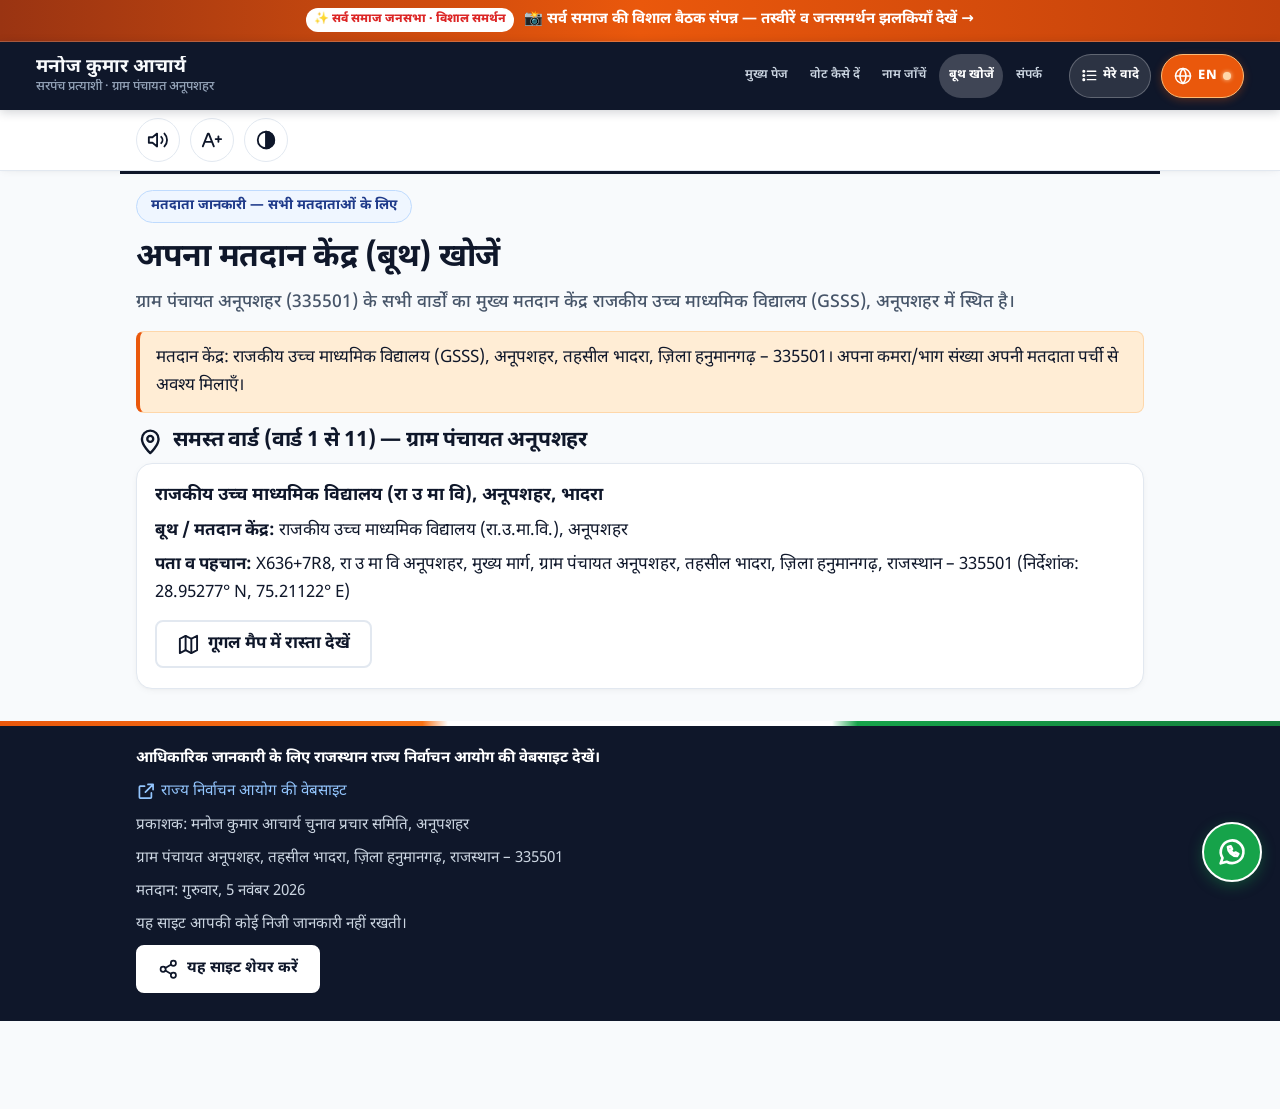
<file: find-booth.html>
﻿<!doctype html>
<html lang="hi" class="js-pending">
<head>
  <meta charset="utf-8">
  <meta name="viewport" content="width=device-width, initial-scale=1, maximum-scale=1, user-scalable=no, viewport-fit=cover">
  <meta name="theme-color" content="#0F172A">
  <meta name="description" content="ग्राम पंचायत अनूपशहर के वार्ड-वार मतदान केंद्र (बूथ) और गूगल मैप से रास्ता।">
  <title data-i18n="title.findBooth">अपना बूथ खोजें | ग्राम पंचायत अनूपशहर</title>
  <link rel="manifest" href="manifest.json">
  <link rel="icon" href="assets/icon-192.png">
  <link rel="preconnect" href="https://fonts.googleapis.com">
  <link rel="preconnect" href="https://fonts.gstatic.com" crossorigin>
  <link rel="stylesheet" href="https://fonts.googleapis.com/css2?family=Noto+Sans+Devanagari:wght@400;600;700&display=optional" media="print" onload="this.media='all'">
  <noscript><link rel="stylesheet" href="https://fonts.googleapis.com/css2?family=Noto+Sans+Devanagari:wght@400;600;700&display=optional"></noscript>
  <link rel="stylesheet" href="css/style.css">
  <link rel="preload" href="js/i18n.js?v=danaram" as="script">
  <link rel="preload" href="js/app.js?v=danaram" as="script">
  <script>
    (function(){try{var d=document.documentElement,l=localStorage.getItem('lang');if(l==='en')d.lang='en';if(localStorage.getItem('largeText')==='1')d.classList.add('large-text');if(localStorage.getItem('contrast')==='1')d.classList.add('hc');}catch(e){}})();
  </script>
  <script type="speculationrules">
  {
    "prerender": [
      {
        "source": "list",
        "urls": ["index.html", "how-to-vote.html", "check-name.html", "find-booth.html", "contact.html", "manifesto.html"],
        "eagerness": "moderate"
      }
    ]
  }
  </script>
</head>
<body data-page="find-booth.html" data-title="findBooth">
  <a class="skip" href="#main" data-i18n="common.skip">मुख्य जानकारी पर जाएँ</a>
  <div data-chrome="header"></div>

  <main id="main" class="wrap zone-neutral">
    <p class="zone-label neutral" data-i18n="common.labelNeutral">मतदाता जानकारी — सभी मतदाताओं के लिए</p>

    <h1 data-i18n="booth.h1">अपना मतदान केंद्र (बूथ) खोजें</h1>
    <p class="lead" data-i18n="booth.intro">ग्राम पंचायत अनूपशहर (335501) के सभी वार्डों का मुख्य मतदान केंद्र राजकीय उच्च माध्यमिक विद्यालय (GSSS), अनूपशहर में स्थित है।</p>
    <p class="note" data-i18n="booth.warn">मतदान केंद्र: राजकीय उच्च माध्यमिक विद्यालय (GSSS), अनूपशहर, तहसील भादरा, ज़िला हनुमानगढ़ – 335501। अपना कमरा/भाग संख्या अपनी मतदाता पर्ची से अवश्य मिलाएँ।</p>

    <div id="booth-list"></div>
  </main>

  <div data-chrome="footer"></div>
  <script src="js/i18n.js?v=danaram"></script>
  <script src="js/app.js?v=danaram"></script>
</body>
</html>
</file>
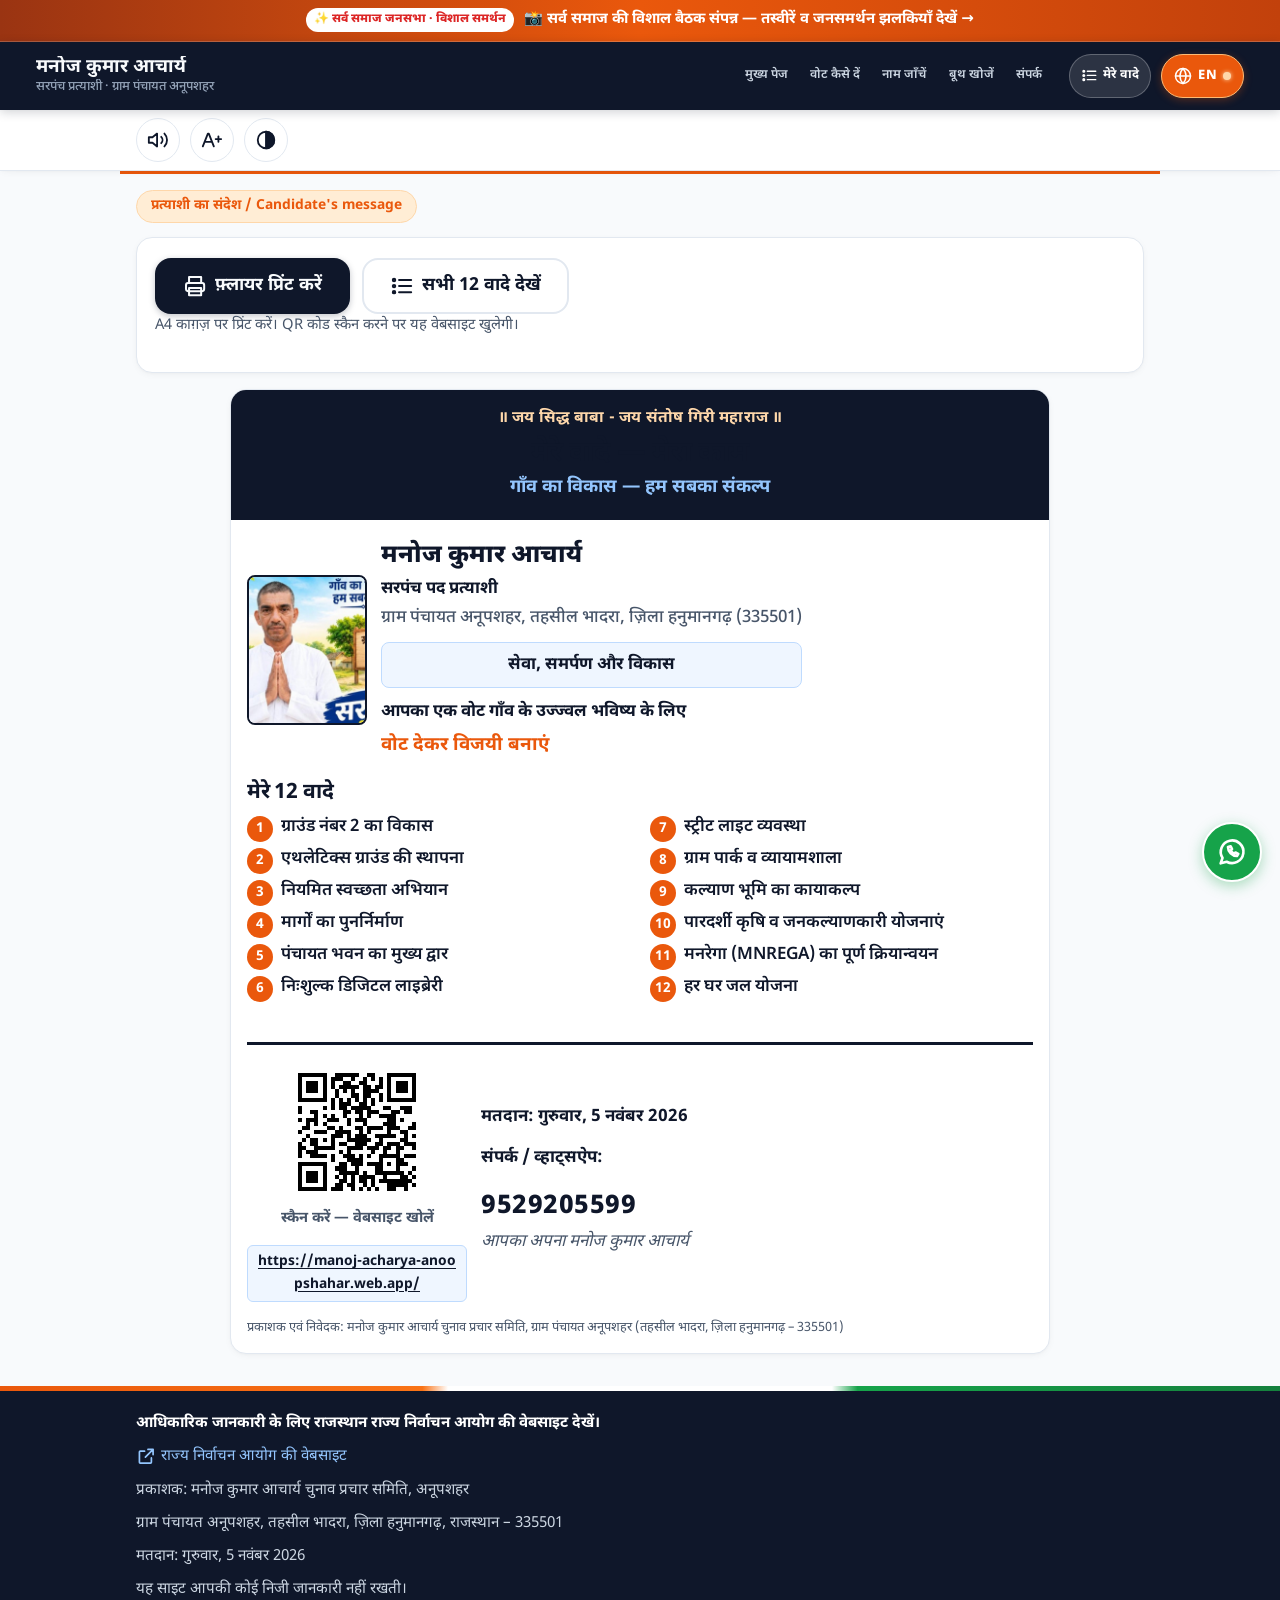
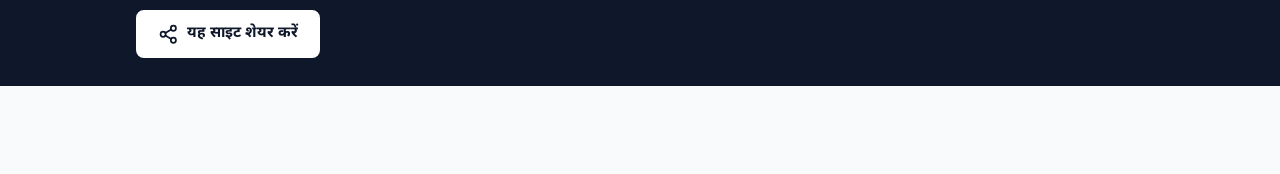
<file: flyer.html>
﻿<!--
  ============================================================================
  REMINDER FOR SITE OWNER — PRE-POLL SILENCE PERIOD (प्रचार समाप्ति अवधि):
  As per State Election Commission rules, election campaigning must stop during
  the silence period before polling. Please pause campaign pages during the
  silence period.
  ============================================================================
-->
<!doctype html>
<html lang="hi" class="js-pending">
<head>
  <meta charset="utf-8">
  <meta name="viewport" content="width=device-width, initial-scale=1, maximum-scale=1, user-scalable=no, viewport-fit=cover">
  <meta name="theme-color" content="#0F172A">
  <meta name="description" content="मनोज कुमार आचार्य का प्रिंट करने योग्य चुनाव फ़्लायर (A4) और वेबसाइट का QR कोड।">
  <title data-i18n="title.flyer">फ़्लायर | मनोज कुमार आचार्य</title>
  <link rel="manifest" href="manifest.json">
  <link rel="icon" href="assets/icon-192.png">
  <link rel="preconnect" href="https://fonts.googleapis.com">
  <link rel="preconnect" href="https://fonts.gstatic.com" crossorigin>
  <link rel="stylesheet" href="https://fonts.googleapis.com/css2?family=Noto+Sans+Devanagari:wght@400;600;700&display=optional" media="print" onload="this.media='all'">
  <noscript><link rel="stylesheet" href="https://fonts.googleapis.com/css2?family=Noto+Sans+Devanagari:wght@400;600;700&display=optional"></noscript>
  <link rel="stylesheet" href="css/style.css">
  <link rel="preload" href="js/i18n.js?v=danaram" as="script">
  <link rel="preload" href="js/app.js?v=danaram" as="script">
  <script>
    (function(){try{var d=document.documentElement,l=localStorage.getItem('lang');if(l==='en')d.lang='en';if(localStorage.getItem('largeText')==='1')d.classList.add('large-text');if(localStorage.getItem('contrast')==='1')d.classList.add('hc');}catch(e){}})();
  </script>
</head>
<body data-page="flyer.html" data-title="flyer">
  <a class="skip" href="#main" data-i18n="common.skip">मुख्य जानकारी पर जाएँ</a>
  <div data-chrome="header"></div>

  <main id="main" class="wrap zone-candidate">
    <p class="zone-label candidate" data-i18n="common.labelCandidate">प्रत्याशी का संदेश / Candidate's message</p>

    <div class="card no-print">
      <div class="btn-row">
        <button type="button" class="btn btn-primary btn-lg" data-print>
          <svg class="icon" aria-hidden="true" focusable="false"><use href="#i-print"></use></svg>
          <span data-i18n="flyer.print">फ़्लायर प्रिंट करें</span>
        </button>
        <a class="btn btn-outline btn-lg" href="manifesto.html">
          <svg class="icon" aria-hidden="true" focusable="false"><use href="#i-list"></use></svg>
          <span data-i18n="home.teaserBtn">सभी 12 वादे देखें</span>
        </a>
      </div>
      <p class="small" data-i18n="flyer.help">A4 काग़ज़ पर प्रिंट करें। QR कोड स्कैन करने पर यह वेबसाइट खुलेगी।</p>
      <p class="note qr-note" data-i18n="flyer.qrNote">मोबाइल कैमरे से QR कोड स्कैन करके पूरी वेबसाइट और 12 वादे देखें।</p>
    </div>

    <article class="flyer" aria-labelledby="flyer-slogan">
      <div class="flyer-top">
        <p class="blessing" data-i18n="brand.blessing">॥ जय सिद्ध बाबा - जय संतोष गिरी महाराज ॥</p>
        <h1 id="flyer-slogan" class="slogan" data-i18n="brand.slogan">मेरे वादे — मेरा काम</h1>
        <p class="tagline" data-i18n="brand.tagline">गाँव का विकास — हम सबका संकल्प</p>
      </div>

      <div class="flyer-body">
        <div class="flyer-cand">
          <img src="assets/poster.jpg?v=2" width="240" height="300" decoding="async" alt="" data-i18n-attr="alt:brand.photoAlt">
          <div>
            <p class="cand-name" data-i18n="common.siteName">मनोज कुमार आचार्य</p>
            <p class="cand-role" data-i18n="brand.role">सरपंच पद प्रत्याशी</p>
            <p class="cand-place" data-i18n="brand.place">ग्राम पंचायत अनूपशहर, तहसील भादरा, ज़िला हनुमानगढ़ (335501)</p>
            <p class="values-strip" data-i18n="brand.values">सेवा, समर्पण और विकास</p>
            <p class="vote-line" data-i18n="brand.voteLine">आपका एक वोट गाँव के उज्ज्वल भविष्य के लिए</p>
            <p class="appeal" data-i18n="brand.appeal">वोट देकर विजयी बनाएं</p>
          </div>
        </div>

        <section aria-labelledby="flyer-promises-h2">
          <h2 id="flyer-promises-h2" data-i18n="flyer.promisesTitle">मेरे 12 वादे</h2>
          <ol class="flyer-promises" data-manifesto="flyer"></ol>
        </section>

        <div class="flyer-foot">
          <div class="qr-wrap">
            <div class="qr" id="qr"></div>
            <p class="small"><strong data-i18n="flyer.qrLabel">स्कैन करें — वेबसाइट खोलें</strong></p>
            <p class="qr-url-wrap"><a class="qr-url" href="index.html" target="_blank" rel="noopener">index.html</a></p>
          </div>
          <div class="flyer-contact">
            <p><strong data-i18n="footer.date">मतदान: गुरुवार, 5 नवंबर 2026</strong></p>
            <p><strong data-i18n="flyer.callLabel">संपर्क / व्हाट्सऐप:</strong></p>
            <p class="contact-number" data-phone></p>
            <p class="yours" data-i18n="brand.yours">आपका अपना मनोज कुमार आचार्य</p>
          </div>
        </div>
      </div>

      <p class="imprint" data-i18n="flyer.imprint">प्रकाशक एवं निवेदक: मनोज कुमार आचार्य चुनाव प्रचार समिति, ग्राम पंचायत अनूपशहर (तहसील भादरा, ज़िला हनुमानगढ़ – 335501)</p>
    </article>
  </main>

  <div data-chrome="footer"></div>
  <script src="js/i18n.js?v=danaram"></script>
  <script src="js/app.js?v=danaram"></script>
</body>
</html>
</file>
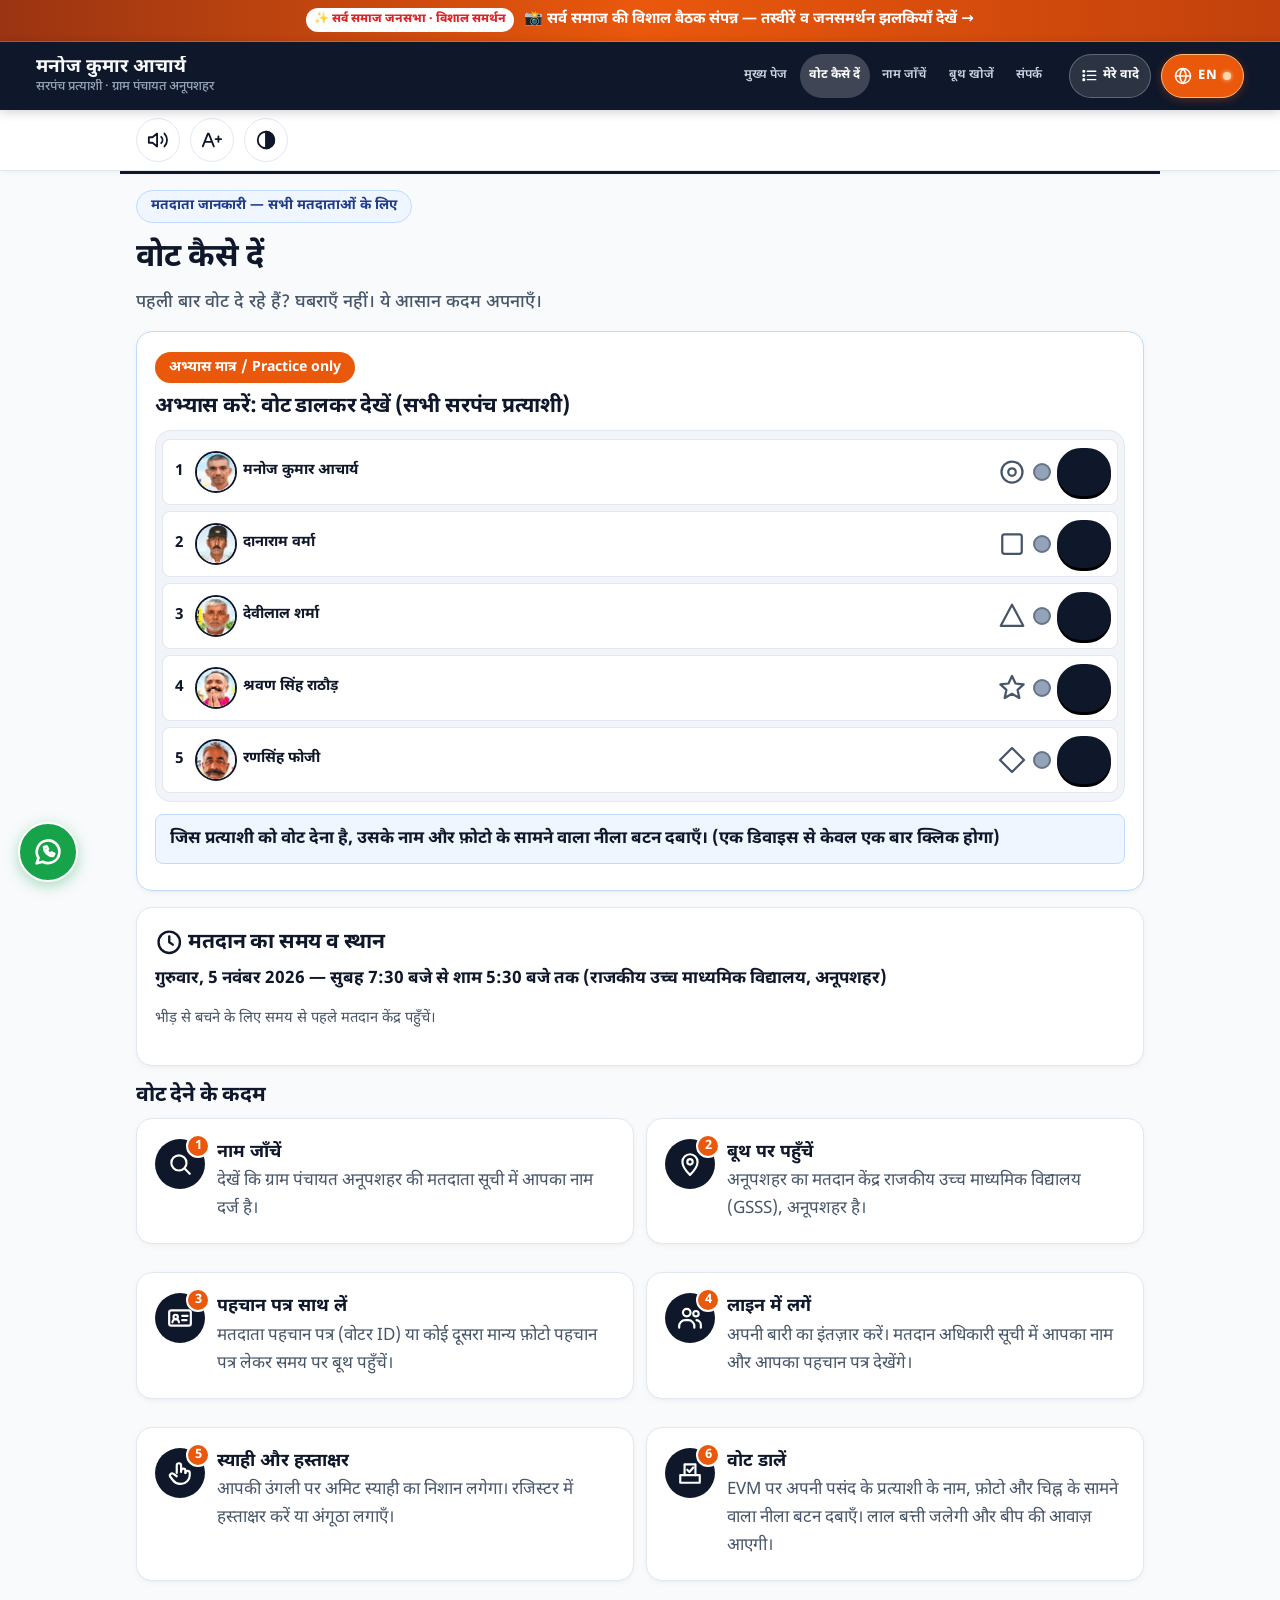
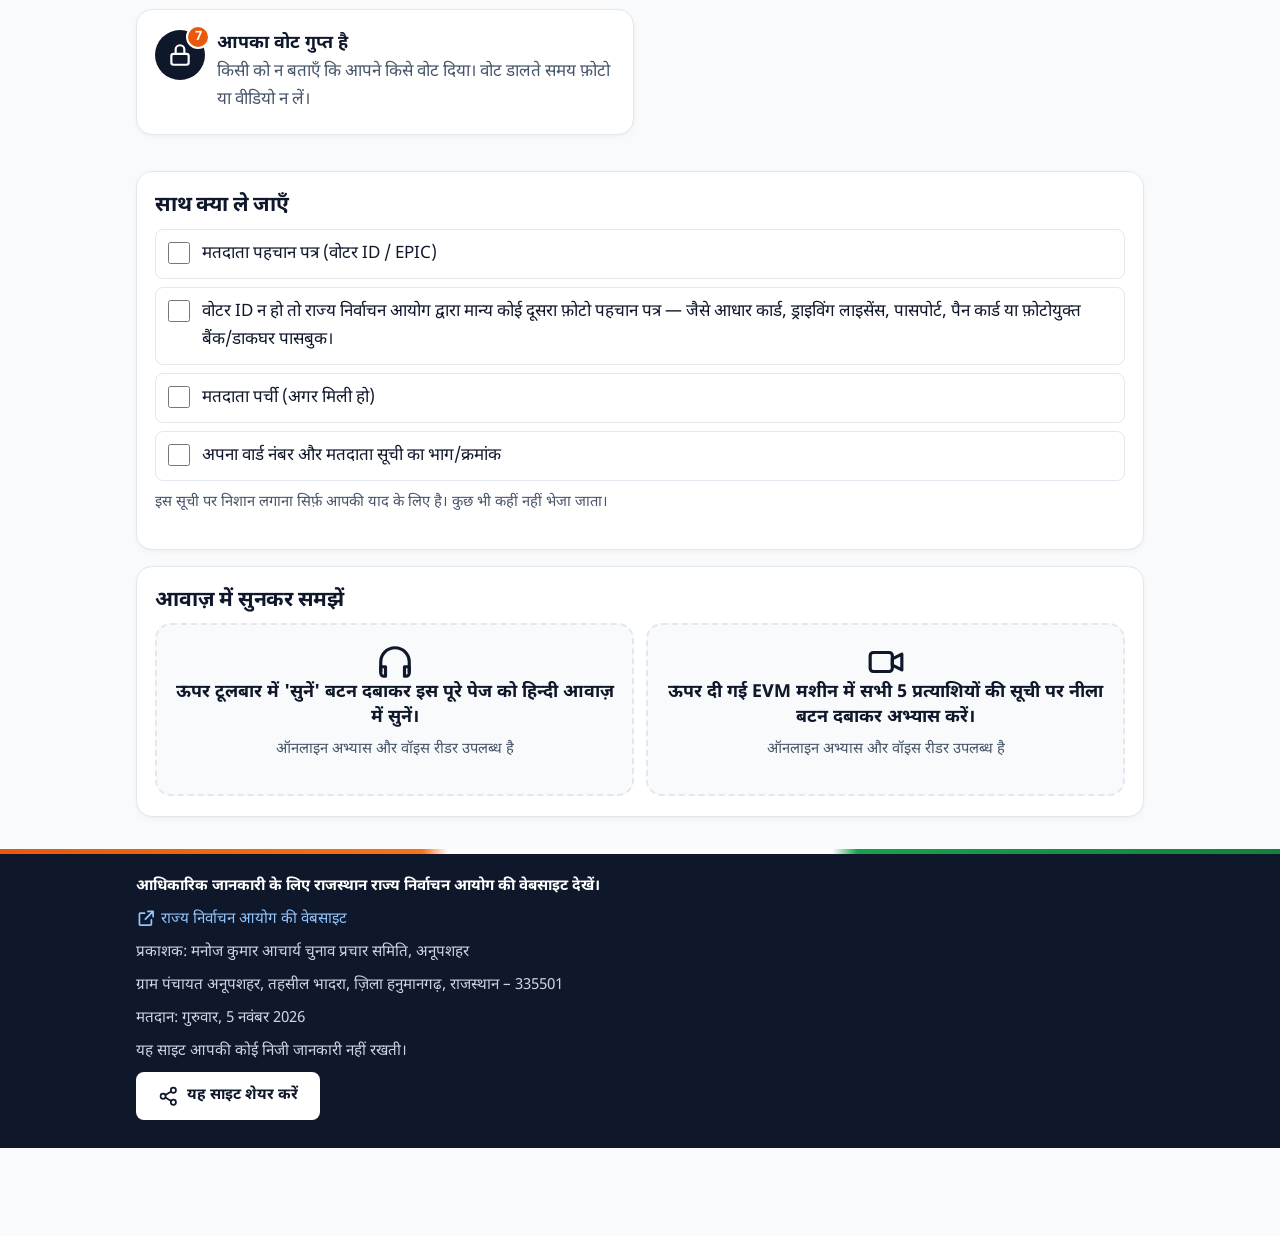
<file: how-to-vote.html>
﻿<!doctype html>
<html lang="hi" class="js-pending">
<head>
  <meta charset="utf-8">
  <meta name="viewport" content="width=device-width, initial-scale=1, maximum-scale=1, user-scalable=no, viewport-fit=cover">
  <meta name="theme-color" content="#0F172A">
  <meta name="description" content="ग्राम पंचायत चुनाव में वोट कैसे दें — आसान कदम, साथ क्या ले जाएँ, और EVM व मतपत्र का अभ्यास।">
  <title data-i18n="title.howToVote">वोट कैसे दें | ग्राम पंचायत अनूपशहर</title>
  <link rel="manifest" href="manifest.json">
  <link rel="icon" href="assets/icon-192.png">
  <link rel="preconnect" href="https://fonts.googleapis.com">
  <link rel="preconnect" href="https://fonts.gstatic.com" crossorigin>
  <link rel="stylesheet" href="https://fonts.googleapis.com/css2?family=Noto+Sans+Devanagari:wght@400;600;700&display=optional" media="print" onload="this.media='all'">
  <noscript><link rel="stylesheet" href="https://fonts.googleapis.com/css2?family=Noto+Sans+Devanagari:wght@400;600;700&display=optional"></noscript>
  <link rel="stylesheet" href="css/style.css">
  <link rel="preload" href="js/i18n.js?v=danaram" as="script">
  <link rel="preload" href="js/app.js?v=danaram" as="script">
  <script>
    (function(){try{var d=document.documentElement,l=localStorage.getItem('lang');if(l==='en')d.lang='en';if(localStorage.getItem('largeText')==='1')d.classList.add('large-text');if(localStorage.getItem('contrast')==='1')d.classList.add('hc');}catch(e){}})();
  </script>
  <script type="speculationrules">
  {
    "prerender": [
      {
        "source": "list",
        "urls": ["index.html", "how-to-vote.html", "check-name.html", "find-booth.html", "contact.html", "manifesto.html"],
        "eagerness": "moderate"
      }
    ]
  }
  </script>
</head>
<body data-page="how-to-vote.html" data-title="howToVote">
  <a class="skip" href="#main" data-i18n="common.skip">मुख्य जानकारी पर जाएँ</a>
  <div data-chrome="header"></div>

  <main id="main" class="wrap zone-neutral">
    <p class="zone-label neutral" data-i18n="common.labelNeutral">मतदाता जानकारी — सभी मतदाताओं के लिए</p>

    <h1 data-i18n="how.h1">वोट कैसे दें</h1>
    <p class="lead" data-i18n="how.intro">पहली बार वोट दे रहे हैं? घबराएँ नहीं। ये आसान कदम अपनाएँ।</p>

    <!-- Interactive EVM Practice Machine right at top -->
    <section class="card demo" id="vote-demo" aria-labelledby="demo-heading">
      <span class="practice-badge" data-i18n="how.practice">अभ्यास मात्र / Practice only</span>
      <h2 id="demo-heading" data-i18n="how.demoTitle">अभ्यास करें: वोट डालकर देखें (सभी सरपंच प्रत्याशी)</h2>
      <div class="demo-stage">
        <div class="evm">
          <div class="evm-row">
            <span class="evm-no">1</span>
            <img class="evm-photo" src="assets/cand-1.jpg?v=2" width="42" height="42" loading="lazy" decoding="async" alt="मनोज कुमार आचार्य">
            <span class="evm-name">मनोज कुमार आचार्य</span>
            <svg class="evm-symbol" viewBox="0 0 40 40" role="img" aria-label="नमूना चुनाव चिह्न" fill="none" stroke="currentColor" stroke-width="3" stroke-linejoin="round"><circle cx="20" cy="20" r="14"/><circle cx="20" cy="20" r="5"/></svg>
            <span class="lamp" aria-hidden="true"></span>
            <button type="button" class="evm-btn" data-n="1" aria-label="नीला बटन दबाएँ: मनोज कुमार आचार्य"></button>
          </div>
          <div class="evm-row">
            <span class="evm-no">2</span>
            <img class="evm-photo" src="assets/cand-2-danaram.jpg?v=2" width="42" height="42" loading="lazy" decoding="async" alt="दानाराम वर्मा">
            <span class="evm-name">दानाराम वर्मा</span>
            <svg class="evm-symbol" viewBox="0 0 40 40" role="img" aria-label="नमूना चुनाव चिह्न" fill="none" stroke="currentColor" stroke-width="3" stroke-linejoin="round"><rect x="7" y="7" width="26" height="26" rx="3"/></svg>
            <span class="lamp" aria-hidden="true"></span>
            <button type="button" class="evm-btn" data-n="2" aria-label="नीला बटन दबाएँ: दानाराम वर्मा"></button>
          </div>
          <div class="evm-row">
            <span class="evm-no">3</span>
            <img class="evm-photo" src="assets/cand-3.jpg?v=2" width="42" height="42" loading="lazy" decoding="async" alt="देवीलाल शर्मा">
            <span class="evm-name">देवीलाल शर्मा</span>
            <svg class="evm-symbol" viewBox="0 0 40 40" role="img" aria-label="नमूना चुनाव चिह्न" fill="none" stroke="currentColor" stroke-width="3" stroke-linejoin="round"><path d="M20 5 35 33H5z"/></svg>
            <span class="lamp" aria-hidden="true"></span>
            <button type="button" class="evm-btn" data-n="3" aria-label="नीला बटन दबाएँ: देवीलाल शर्मा"></button>
          </div>
          <div class="evm-row">
            <span class="evm-no">4</span>
            <img class="evm-photo" src="assets/cand-4.jpg?v=2" width="42" height="42" loading="lazy" decoding="async" alt="श्रवण सिंह राठौड़">
            <span class="evm-name">श्रवण सिंह राठौड़</span>
            <svg class="evm-symbol" viewBox="0 0 40 40" role="img" aria-label="नमूना चुनाव चिह्न" fill="none" stroke="currentColor" stroke-width="3" stroke-linejoin="round"><path d="m20 4 4.7 10 10.8 1.2-8 7.4 2.3 10.7L20 27.8l-9.8 5.5 2.3-10.7-8-7.4 10.8-1.2z"/></svg>
            <span class="lamp" aria-hidden="true"></span>
            <button type="button" class="evm-btn" data-n="4" aria-label="नीला बटन दबाएँ: श्रवण सिंह राठौड़"></button>
          </div>
          <div class="evm-row">
            <span class="evm-no">5</span>
            <img class="evm-photo" src="assets/cand-5.jpg?v=2" width="42" height="42" loading="lazy" decoding="async" alt="रणसिंह फोजी">
            <span class="evm-name">रणसिंह फोजी</span>
            <svg class="evm-symbol" viewBox="0 0 40 40" role="img" aria-label="नमूना चुनाव चिह्न" fill="none" stroke="currentColor" stroke-width="3" stroke-linejoin="round"><path d="M20 4 36 20 20 36 4 20Z"/></svg>
            <span class="lamp" aria-hidden="true"></span>
            <button type="button" class="evm-btn" data-n="5" aria-label="नीला बटन दबाएँ: रणसिंह फोजी"></button>
          </div>
        </div>
      </div>
      <p class="demo-msg" aria-live="polite">जिस प्रत्याशी को वोट देना है, उसके नाम और फ़ोटो के सामने वाला नीला बटन दबाएँ। (एक डिवाइस से केवल एक बार क्लिक होगा)</p>
      <p class="small demo-warn" hidden></p>
    </section>

    <section class="card" aria-labelledby="time-heading">
      <h2 id="time-heading">
        <svg class="icon" aria-hidden="true" focusable="false"><use href="#i-clock"></use></svg>
        <span data-i18n="how.timeTitle">मतदान का समय व स्थान</span>
      </h2>
      <p><strong data-i18n="how.time">गुरुवार, 5 नवंबर 2026 — सुबह 7:30 बजे से शाम 5:30 बजे तक (राजकीय उच्च माध्यमिक विद्यालय, अनूपशहर)</strong></p>
      <p class="small" data-i18n="how.timeNote">भीड़ से बचने के लिए समय से पहले मतदान केंद्र पहुँचें।</p>
    </section>

    <section aria-labelledby="steps-heading">
      <h2 id="steps-heading" data-i18n="how.stepsTitle">वोट देने के कदम</h2>
      <ol class="steps">
        <li class="card step">
          <div class="step-icon" aria-hidden="true">
            <span class="step-num">1</span>
            <svg class="icon" focusable="false"><use href="#i-search"></use></svg>
          </div>
          <div>
            <h3 data-i18n="how.s1t">नाम जाँचें</h3>
            <p data-i18n="how.s1">देखें कि ग्राम पंचायत अनूपशहर की मतदाता सूची में आपका नाम दर्ज है।</p>
          </div>
        </li>
        <li class="card step">
          <div class="step-icon" aria-hidden="true">
            <span class="step-num">2</span>
            <svg class="icon" focusable="false"><use href="#i-pin"></use></svg>
          </div>
          <div>
            <h3 data-i18n="how.s2t">बूथ पर पहुँचें</h3>
            <p data-i18n="how.s2">अनूपशहर का मतदान केंद्र राजकीय उच्च माध्यमिक विद्यालय (GSSS), अनूपशहर है।</p>
          </div>
        </li>
        <li class="card step">
          <div class="step-icon" aria-hidden="true">
            <span class="step-num">3</span>
            <svg class="icon" focusable="false"><use href="#i-id"></use></svg>
          </div>
          <div>
            <h3 data-i18n="how.s3t">पहचान पत्र साथ लें</h3>
            <p data-i18n="how.s3">मतदाता पहचान पत्र (वोटर ID) या कोई दूसरा मान्य फ़ोटो पहचान पत्र लेकर समय पर बूथ पहुँचें।</p>
          </div>
        </li>
        <li class="card step">
          <div class="step-icon" aria-hidden="true">
            <span class="step-num">4</span>
            <svg class="icon" focusable="false"><use href="#i-people"></use></svg>
          </div>
          <div>
            <h3 data-i18n="how.s4t">लाइन में लगें</h3>
            <p data-i18n="how.s4">अपनी बारी का इंतज़ार करें। मतदान अधिकारी सूची में आपका नाम और आपका पहचान पत्र देखेंगे।</p>
          </div>
        </li>
        <li class="card step">
          <div class="step-icon" aria-hidden="true">
            <span class="step-num">5</span>
            <svg class="icon" focusable="false"><use href="#i-finger"></use></svg>
          </div>
          <div>
            <h3 data-i18n="how.s5t">स्याही और हस्ताक्षर</h3>
            <p data-i18n="how.s5">आपकी उंगली पर अमिट स्याही का निशान लगेगा। रजिस्टर में हस्ताक्षर करें या अंगूठा लगाएँ।</p>
          </div>
        </li>
        <li class="card step">
          <div class="step-icon" aria-hidden="true">
            <span class="step-num">6</span>
            <svg class="icon" focusable="false"><use href="#i-vote"></use></svg>
          </div>
          <div>
            <h3 data-i18n="how.s6t">वोट डालें</h3>
            <p data-i18n="how.s6">EVM पर अपनी पसंद के प्रत्याशी के नाम, फ़ोटो और चिह्न के सामने वाला नीला बटन दबाएँ। लाल बत्ती जलेगी और बीप की आवाज़ आएगी।</p>
          </div>
        </li>
        <li class="card step">
          <div class="step-icon" aria-hidden="true">
            <span class="step-num">7</span>
            <svg class="icon" focusable="false"><use href="#i-lock"></use></svg>
          </div>
          <div>
            <h3 data-i18n="how.s7t">आपका वोट गुप्त है</h3>
            <p data-i18n="how.s7">किसी को न बताएँ कि आपने किसे वोट दिया। वोट डालते समय फ़ोटो या वीडियो न लें।</p>
          </div>
        </li>
      </ol>
    </section>

    <section class="card" aria-labelledby="carry-heading">
      <h2 id="carry-heading" data-i18n="how.carryTitle">साथ क्या ले जाएँ</h2>
      <ul class="checklist">
        <li>
          <label>
            <input type="checkbox">
            <span data-i18n="how.carry1">मतदाता पहचान पत्र (वोटर ID / EPIC)</span>
          </label>
        </li>
        <li>
          <label>
            <input type="checkbox">
            <span data-i18n="how.carry2">वोटर ID न हो तो राज्य निर्वाचन आयोग द्वारा मान्य कोई दूसरा फ़ोटो पहचान पत्र — जैसे आधार कार्ड, ड्राइविंग लाइसेंस, पासपोर्ट, पैन कार्ड या फ़ोटोयुक्त बैंक/डाकघर पासबुक।</span>
          </label>
        </li>
        <li>
          <label>
            <input type="checkbox">
            <span data-i18n="how.carry3">मतदाता पर्ची (अगर मिली हो)</span>
          </label>
        </li>
        <li>
          <label>
            <input type="checkbox">
            <span data-i18n="how.carry4">अपना वार्ड नंबर और मतदाता सूची का भाग/क्रमांक</span>
          </label>
        </li>
      </ul>
      <p class="small" data-i18n="how.carryNote">इस सूची पर निशान लगाना सिर्फ़ आपकी याद के लिए है। कुछ भी कहीं नहीं भेजा जाता।</p>
    </section>

    <section class="card" aria-labelledby="media-heading">
      <h2 id="media-heading" data-i18n="how.mediaTitle">आवाज़ में सुनकर समझें</h2>
      <div class="media-grid">
        <div class="media-slot">
          <svg class="icon" aria-hidden="true" focusable="false"><use href="#i-audio"></use></svg>
          <h3 data-i18n="how.mediaAudio">ऊपर टूलबार में 'सुनें' बटन दबाकर इस पूरे पेज को हिन्दी आवाज़ में सुनें।</h3>
          <p class="small" data-i18n="how.mediaSoon">ऑनलाइन अभ्यास और वॉइस रीडर उपलब्ध है</p>
        </div>
        <div class="media-slot">
          <svg class="icon" aria-hidden="true" focusable="false"><use href="#i-video"></use></svg>
          <h3 data-i18n="how.mediaVideo">ऊपर दी गई EVM मशीन में सभी 5 प्रत्याशियों की सूची पर नीला बटन दबाकर अभ्यास करें।</h3>
          <p class="small" data-i18n="how.mediaSoon">ऑनलाइन अभ्यास और वॉइस रीडर उपलब्ध है</p>
        </div>
      </div>
    </section>
  </main>

  <div data-chrome="footer"></div>
  <script src="js/i18n.js?v=danaram"></script>
  <script src="js/app.js?v=danaram"></script>
</body>
</html>
</file>
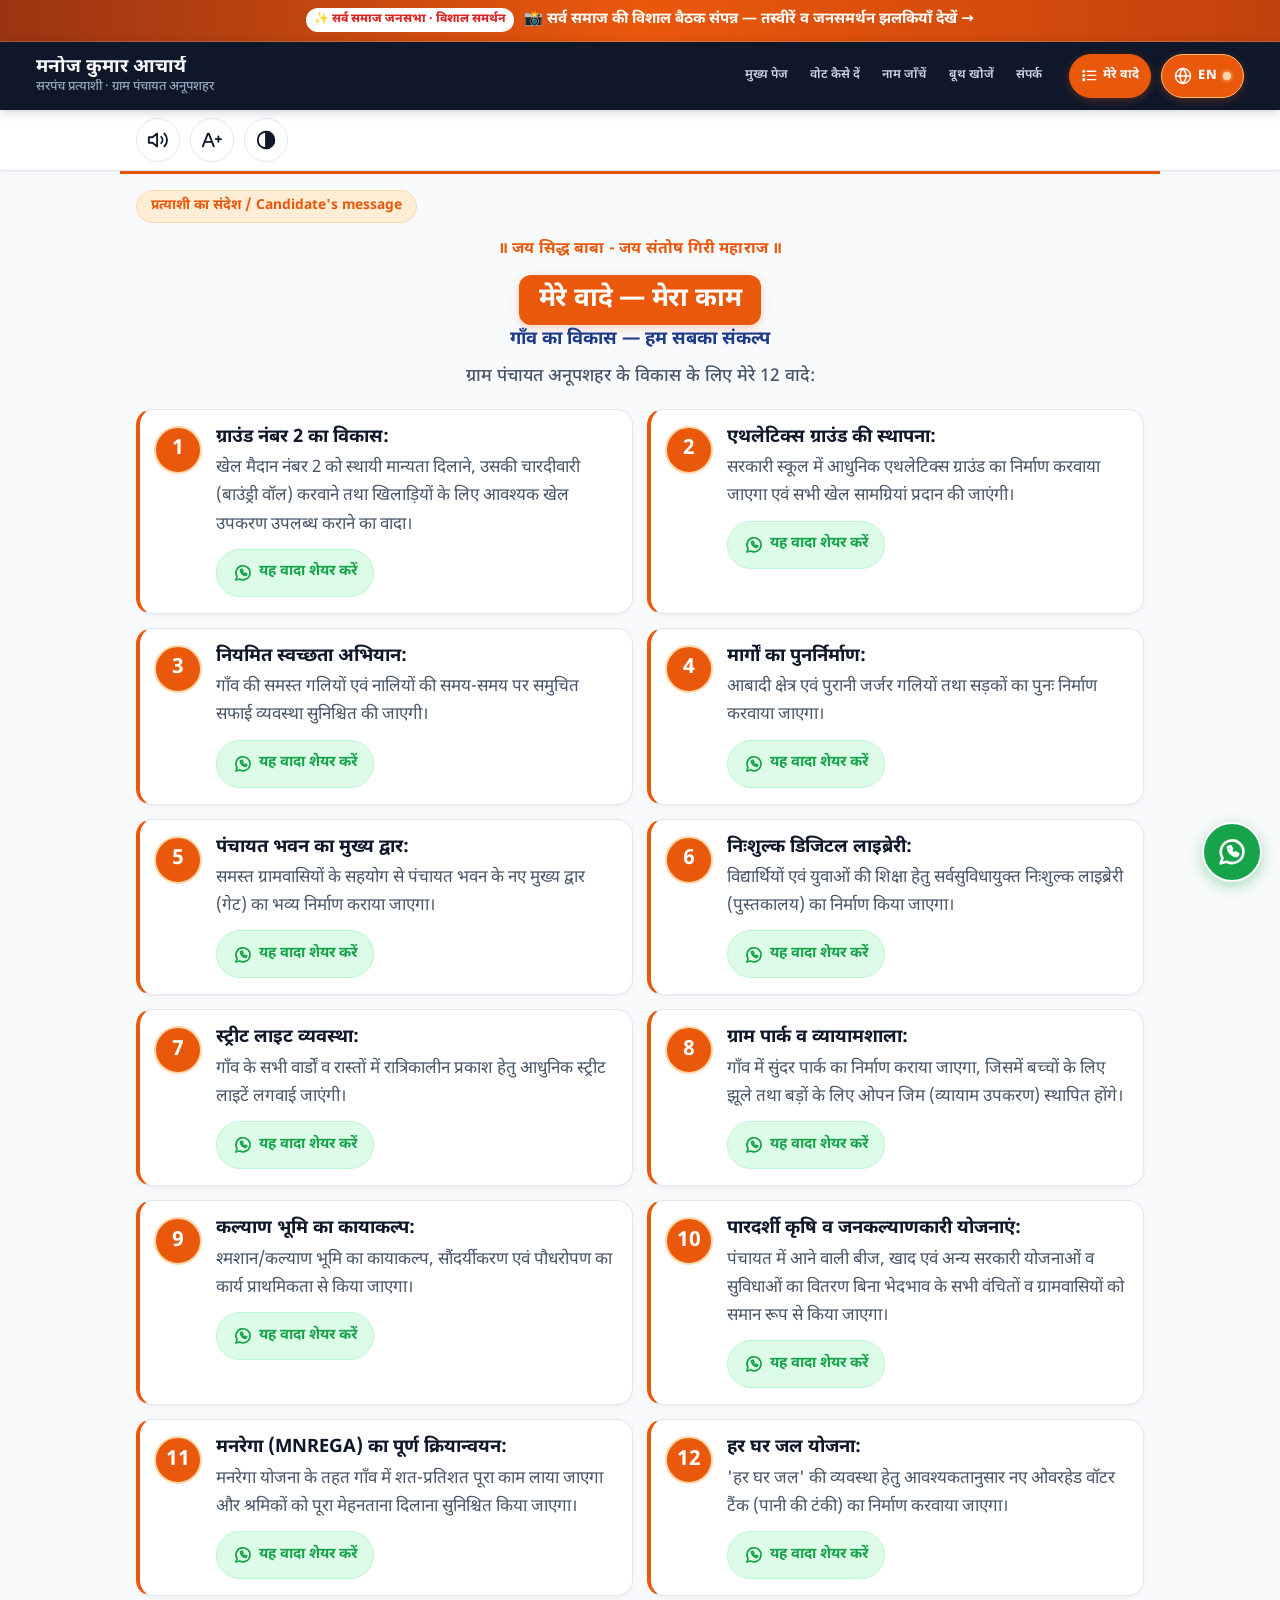
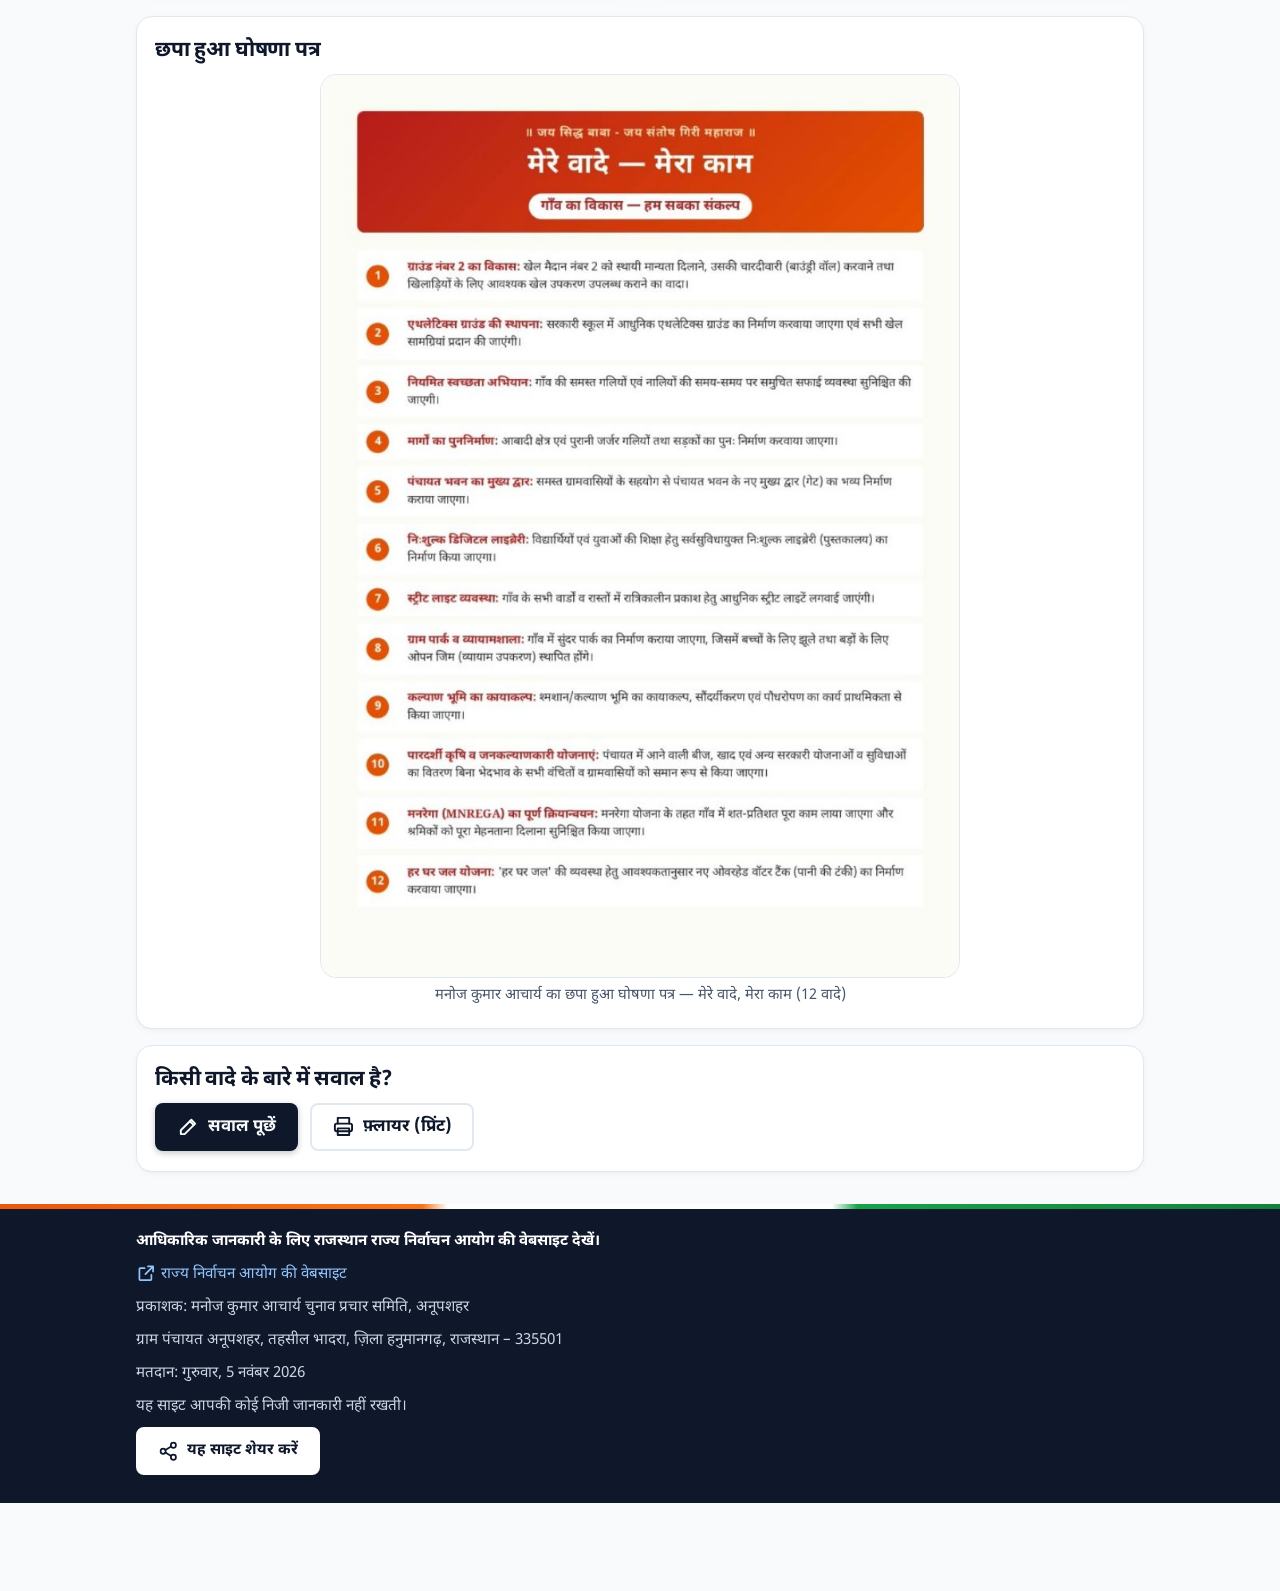
<file: manifesto.html>
﻿<!--
  ============================================================================
  REMINDER FOR SITE OWNER — PRE-POLL SILENCE PERIOD (प्रचार समाप्ति अवधि):
  As per State Election Commission rules, election campaigning must stop during
  the silence period before polling (typically 48 hours before the close of
  poll — confirm exact hours with the Rajasthan State Election Commission).
  Please pause or hide campaign pages (manifesto.html, about.html, flyer.html)
  during the silence period while keeping the neutral voter-information pages
  available.
  ============================================================================
-->
<!doctype html>
<html lang="hi" class="js-pending">
<head>
  <meta charset="utf-8">
  <meta name="viewport" content="width=device-width, initial-scale=1, maximum-scale=1, user-scalable=no, viewport-fit=cover">
  <meta name="theme-color" content="#0F172A">
  <meta name="description" content="मेरे वादे — मेरा काम: ग्राम पंचायत अनूपशहर के विकास के लिए मनोज कुमार आचार्य के 12 वादे।">
  <title data-i18n="title.manifesto">मेरे वादे — मेरा काम | मनोज कुमार आचार्य</title>
  <link rel="manifest" href="manifest.json">
  <link rel="icon" href="assets/icon-192.png">
  <link rel="preconnect" href="https://fonts.googleapis.com">
  <link rel="preconnect" href="https://fonts.gstatic.com" crossorigin>
  <link rel="stylesheet" href="https://fonts.googleapis.com/css2?family=Noto+Sans+Devanagari:wght@400;600;700&display=optional" media="print" onload="this.media='all'">
  <noscript><link rel="stylesheet" href="https://fonts.googleapis.com/css2?family=Noto+Sans+Devanagari:wght@400;600;700&display=optional"></noscript>
  <link rel="stylesheet" href="css/style.css">
  <link rel="preload" href="js/i18n.js?v=danaram" as="script">
  <link rel="preload" href="js/app.js?v=danaram" as="script">
  <script>
    (function(){try{var d=document.documentElement,l=localStorage.getItem('lang');if(l==='en')d.lang='en';if(localStorage.getItem('largeText')==='1')d.classList.add('large-text');if(localStorage.getItem('contrast')==='1')d.classList.add('hc');}catch(e){}})();
  </script>
  <script type="speculationrules">
  {
    "prerender": [
      {
        "source": "list",
        "urls": ["index.html", "how-to-vote.html", "check-name.html", "find-booth.html", "contact.html", "manifesto.html"],
        "eagerness": "moderate"
      }
    ]
  }
  </script>
</head>
<body data-page="manifesto.html" data-title="manifesto">
  <a class="skip" href="#main" data-i18n="common.skip">मुख्य जानकारी पर जाएँ</a>
  <div data-chrome="header"></div>

  <main id="main" class="wrap zone-candidate">
    <p class="zone-label candidate" data-i18n="common.labelCandidate">प्रत्याशी का संदेश / Candidate's message</p>

    <div class="manifesto-head">
      <p class="blessing" data-i18n="brand.blessing">॥ जय सिद्ध बाबा - जय संतोष गिरी महाराज ॥</p>
      <h1 class="slogan-band" data-i18n="brand.slogan">मेरे वादे — मेरा काम</h1>
      <p class="tagline" data-i18n="brand.tagline">गाँव का विकास — हम सबका संकल्प</p>
      <p class="lead" data-i18n="manifesto.intro">ग्राम पंचायत अनूपशहर के विकास के लिए मेरे 12 वादे:</p>
    </div>

    <section aria-labelledby="promises-list-title">
      <h2 id="promises-list-title" class="visually-hidden" data-i18n="brand.slogan">मेरे वादे — मेरा काम</h2>
      <ol class="promises grid-2" data-manifesto="full" data-heading="h3"></ol>
    </section>

    <section class="card" aria-labelledby="printed-manifesto-title">
      <h2 id="printed-manifesto-title" data-i18n="manifesto.posterTitle">छपा हुआ घोषणा पत्र</h2>
      <figure class="poster-figure">
        <img src="assets/manifesto.jpg" width="640" height="860" loading="lazy" decoding="async" alt="" data-i18n-attr="alt:manifesto.posterAlt">
        <figcaption class="small" data-i18n="manifesto.posterAlt">मनोज कुमार आचार्य का छपा हुआ घोषणा पत्र — मेरे वादे, मेरा काम (12 वादे)</figcaption>
      </figure>
    </section>

    <section class="card" aria-labelledby="ask-cta-title">
      <h2 id="ask-cta-title" data-i18n="manifesto.askText">किसी वादे के बारे में सवाल है?</h2>
      <div class="btn-row">
        <a class="btn btn-primary" href="ask.html">
          <svg class="icon" aria-hidden="true" focusable="false"><use href="#i-edit"></use></svg>
          <span data-i18n="manifesto.askBtn">सवाल पूछें</span>
        </a>
        <a class="btn btn-outline" href="flyer.html">
          <svg class="icon" aria-hidden="true" focusable="false"><use href="#i-print"></use></svg>
          <span data-i18n="nav.flyer">फ़्लायर (प्रिंट)</span>
        </a>
      </div>
    </section>
  </main>

  <div data-chrome="footer"></div>
  <script src="js/i18n.js?v=danaram"></script>
  <script src="js/app.js?v=danaram"></script>
</body>
</html>
</file>
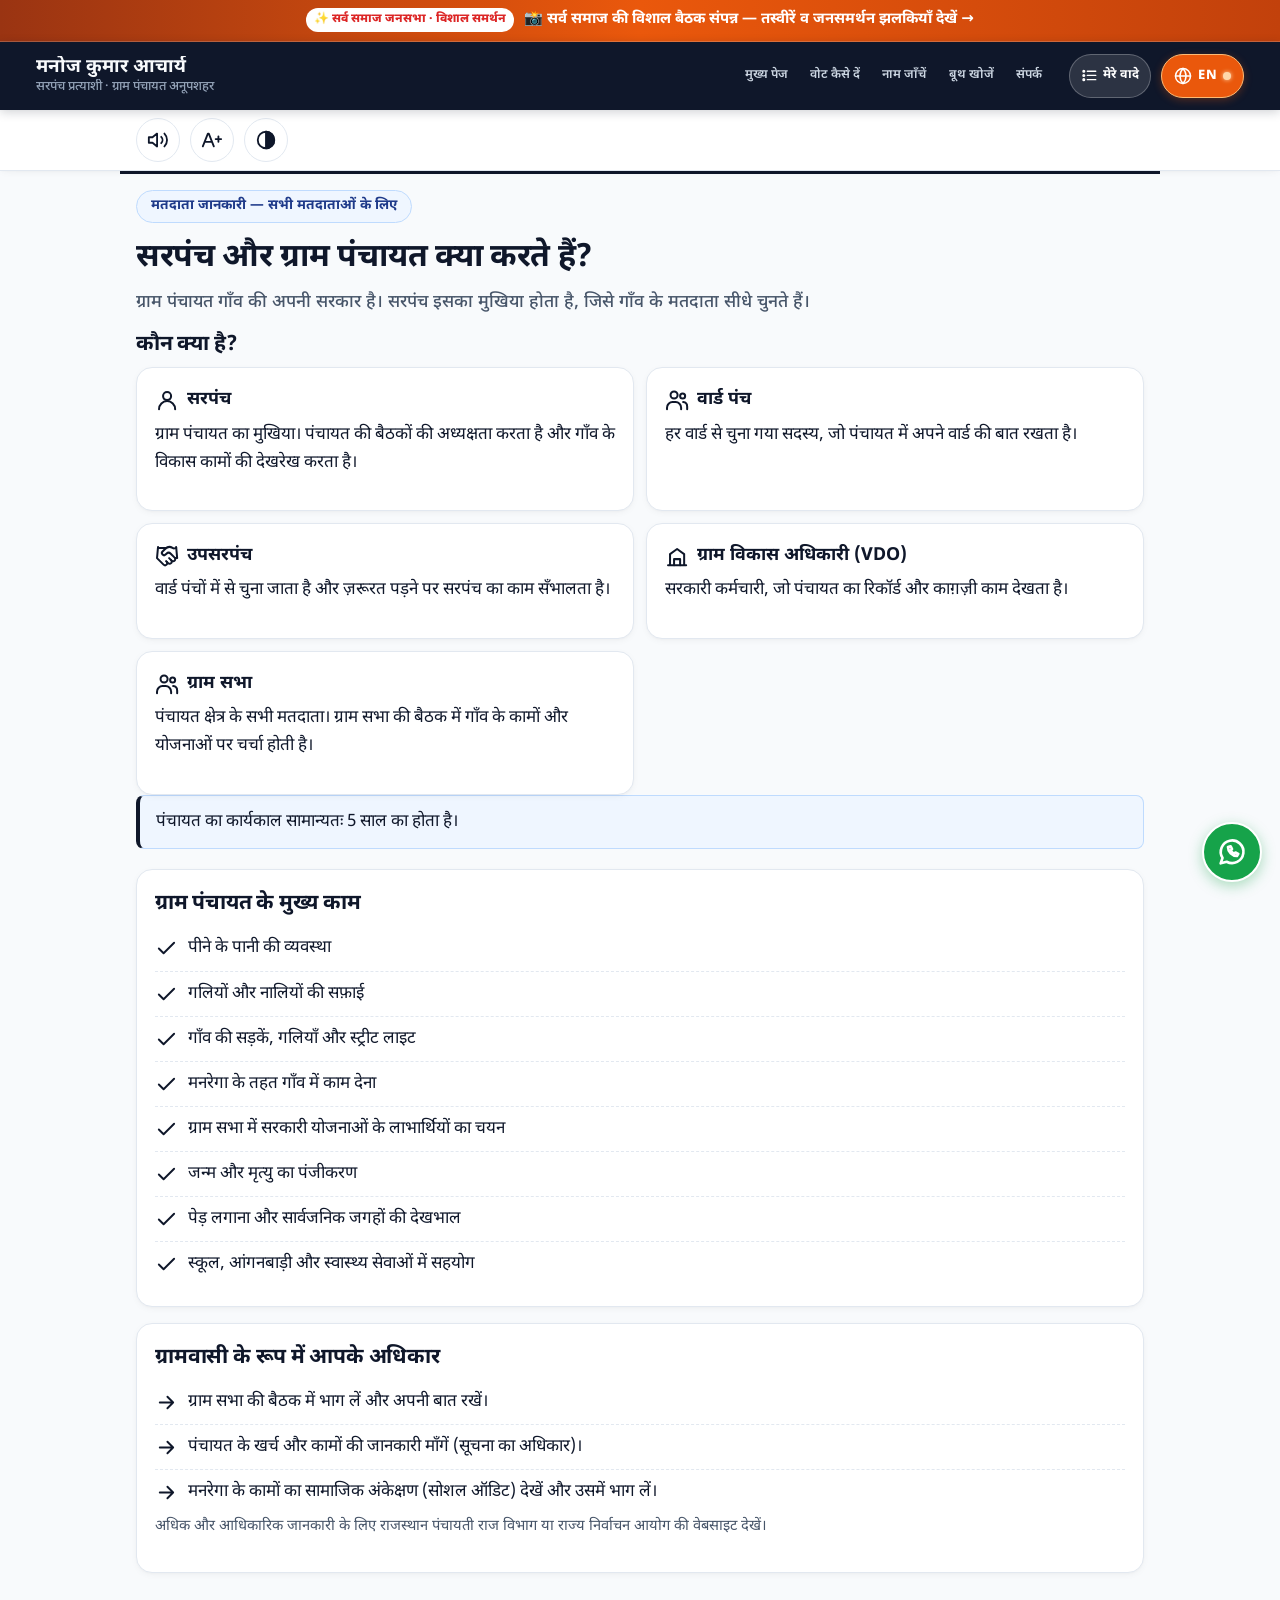
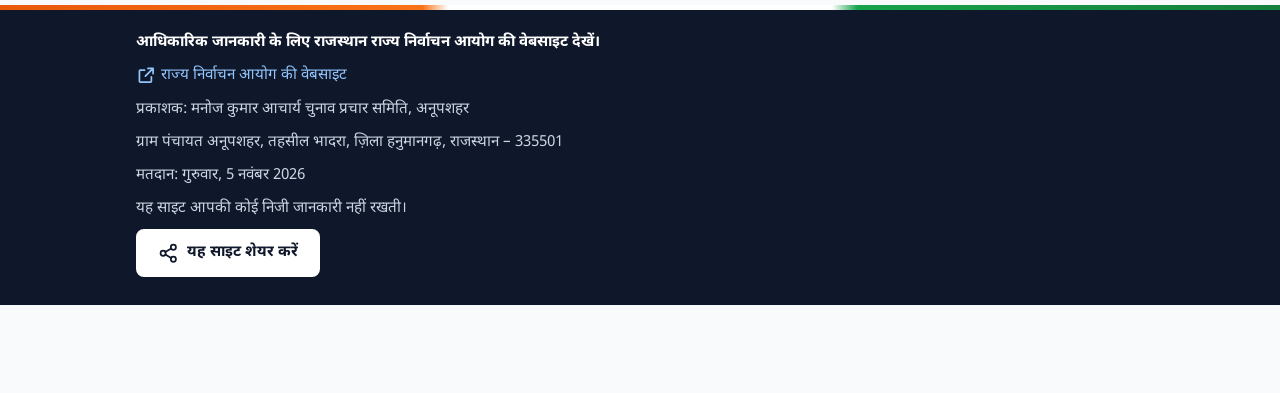
<file: sarpanch-role.html>
﻿<!doctype html>
<html lang="hi" class="js-pending">
<head>
  <meta charset="utf-8">
  <meta name="viewport" content="width=device-width, initial-scale=1, maximum-scale=1, user-scalable=no, viewport-fit=cover">
  <meta name="theme-color" content="#0F172A">
  <meta name="description" content="सरपंच, वार्ड पंच, ग्राम सभा और ग्राम पंचायत के काम और ग्रामवासियों के अधिकार।">
  <title data-i18n="title.sarpanchRole">सरपंच और ग्राम पंचायत के काम | ग्राम पंचायत अनूपशहर</title>
  <link rel="manifest" href="manifest.json">
  <link rel="icon" href="assets/icon-192.png">
  <link rel="preconnect" href="https://fonts.googleapis.com">
  <link rel="preconnect" href="https://fonts.gstatic.com" crossorigin>
  <link rel="stylesheet" href="https://fonts.googleapis.com/css2?family=Noto+Sans+Devanagari:wght@400;600;700&display=optional" media="print" onload="this.media='all'">
  <noscript><link rel="stylesheet" href="https://fonts.googleapis.com/css2?family=Noto+Sans+Devanagari:wght@400;600;700&display=optional"></noscript>
  <link rel="stylesheet" href="css/style.css">
  <link rel="preload" href="js/i18n.js?v=danaram" as="script">
  <link rel="preload" href="js/app.js?v=danaram" as="script">
  <script>
    (function(){try{var d=document.documentElement,l=localStorage.getItem('lang');if(l==='en')d.lang='en';if(localStorage.getItem('largeText')==='1')d.classList.add('large-text');if(localStorage.getItem('contrast')==='1')d.classList.add('hc');}catch(e){}})();
  </script>
</head>
<body data-page="sarpanch-role.html" data-title="sarpanchRole">
  <a class="skip" href="#main" data-i18n="common.skip">मुख्य जानकारी पर जाएँ</a>
  <div data-chrome="header"></div>

  <main id="main" class="wrap zone-neutral">
    <p class="zone-label neutral" data-i18n="common.labelNeutral">मतदाता जानकारी — सभी मतदाताओं के लिए</p>

    <h1 data-i18n="role.h1">सरपंच और ग्राम पंचायत क्या करते हैं?</h1>
    <p class="lead" data-i18n="role.intro">ग्राम पंचायत गाँव की अपनी सरकार है। सरपंच इसका मुखिया होता है, जिसे गाँव के मतदाता सीधे चुनते हैं।</p>

    <section aria-labelledby="who-heading">
      <h2 id="who-heading" data-i18n="role.whoTitle">कौन क्या है?</h2>
      <div class="who">
        <article class="card">
          <h3>
            <svg class="icon" aria-hidden="true" focusable="false"><use href="#i-user"></use></svg>
            <span data-i18n="role.sarpanchT">सरपंच</span>
          </h3>
          <p data-i18n="role.sarpanch">ग्राम पंचायत का मुखिया। पंचायत की बैठकों की अध्यक्षता करता है और गाँव के विकास कामों की देखरेख करता है।</p>
        </article>
        <article class="card">
          <h3>
            <svg class="icon" aria-hidden="true" focusable="false"><use href="#i-people"></use></svg>
            <span data-i18n="role.wardT">वार्ड पंच</span>
          </h3>
          <p data-i18n="role.ward">हर वार्ड से चुना गया सदस्य, जो पंचायत में अपने वार्ड की बात रखता है।</p>
        </article>
        <article class="card">
          <h3>
            <svg class="icon" aria-hidden="true" focusable="false"><use href="#i-handshake"></use></svg>
            <span data-i18n="role.upT">उपसरपंच</span>
          </h3>
          <p data-i18n="role.up">वार्ड पंचों में से चुना जाता है और ज़रूरत पड़ने पर सरपंच का काम सँभालता है।</p>
        </article>
        <article class="card">
          <h3>
            <svg class="icon" aria-hidden="true" focusable="false"><use href="#i-building"></use></svg>
            <span data-i18n="role.vdoT">ग्राम विकास अधिकारी (VDO)</span>
          </h3>
          <p data-i18n="role.vdo">सरकारी कर्मचारी, जो पंचायत का रिकॉर्ड और काग़ज़ी काम देखता है।</p>
        </article>
        <article class="card">
          <h3>
            <svg class="icon" aria-hidden="true" focusable="false"><use href="#i-people"></use></svg>
            <span data-i18n="role.sabhaT">ग्राम सभा</span>
          </h3>
          <p data-i18n="role.sabha">पंचायत क्षेत्र के सभी मतदाता। ग्राम सभा की बैठक में गाँव के कामों और योजनाओं पर चर्चा होती है।</p>
        </article>
      </div>
      <p class="note info" data-i18n="role.term">पंचायत का कार्यकाल सामान्यतः 5 साल का होता है।</p>
    </section>

    <section class="card" aria-labelledby="works-heading">
      <h2 id="works-heading" data-i18n="role.worksTitle">ग्राम पंचायत के मुख्य काम</h2>
      <ul class="bullets">
        <li><svg class="icon" aria-hidden="true" focusable="false"><use href="#i-check"></use></svg><span data-i18n="role.w1">पीने के पानी की व्यवस्था</span></li>
        <li><svg class="icon" aria-hidden="true" focusable="false"><use href="#i-check"></use></svg><span data-i18n="role.w2">गलियों और नालियों की सफ़ाई</span></li>
        <li><svg class="icon" aria-hidden="true" focusable="false"><use href="#i-check"></use></svg><span data-i18n="role.w3">गाँव की सड़कें, गलियाँ और स्ट्रीट लाइट</span></li>
        <li><svg class="icon" aria-hidden="true" focusable="false"><use href="#i-check"></use></svg><span data-i18n="role.w4">मनरेगा के तहत गाँव में काम देना</span></li>
        <li><svg class="icon" aria-hidden="true" focusable="false"><use href="#i-check"></use></svg><span data-i18n="role.w5">ग्राम सभा में सरकारी योजनाओं के लाभार्थियों का चयन</span></li>
        <li><svg class="icon" aria-hidden="true" focusable="false"><use href="#i-check"></use></svg><span data-i18n="role.w6">जन्म और मृत्यु का पंजीकरण</span></li>
        <li><svg class="icon" aria-hidden="true" focusable="false"><use href="#i-check"></use></svg><span data-i18n="role.w7">पेड़ लगाना और सार्वजनिक जगहों की देखभाल</span></li>
        <li><svg class="icon" aria-hidden="true" focusable="false"><use href="#i-check"></use></svg><span data-i18n="role.w8">स्कूल, आंगनबाड़ी और स्वास्थ्य सेवाओं में सहयोग</span></li>
      </ul>
    </section>

    <section class="card" aria-labelledby="rights-heading">
      <h2 id="rights-heading" data-i18n="role.rightsTitle">ग्रामवासी के रूप में आपके अधिकार</h2>
      <ul class="bullets">
        <li><svg class="icon" aria-hidden="true" focusable="false"><use href="#i-arrow"></use></svg><span data-i18n="role.r1">ग्राम सभा की बैठक में भाग लें और अपनी बात रखें।</span></li>
        <li><svg class="icon" aria-hidden="true" focusable="false"><use href="#i-arrow"></use></svg><span data-i18n="role.r2">पंचायत के खर्च और कामों की जानकारी माँगें (सूचना का अधिकार)।</span></li>
        <li><svg class="icon" aria-hidden="true" focusable="false"><use href="#i-arrow"></use></svg><span data-i18n="role.r3">मनरेगा के कामों का सामाजिक अंकेक्षण (सोशल ऑडिट) देखें और उसमें भाग लें।</span></li>
      </ul>
      <p class="small" data-i18n="role.source">अधिक और आधिकारिक जानकारी के लिए राजस्थान पंचायती राज विभाग या राज्य निर्वाचन आयोग की वेबसाइट देखें।</p>
    </section>
  </main>

  <div data-chrome="footer"></div>
  <script src="js/i18n.js?v=danaram"></script>
  <script src="js/app.js?v=danaram"></script>
</body>
</html>
</file>
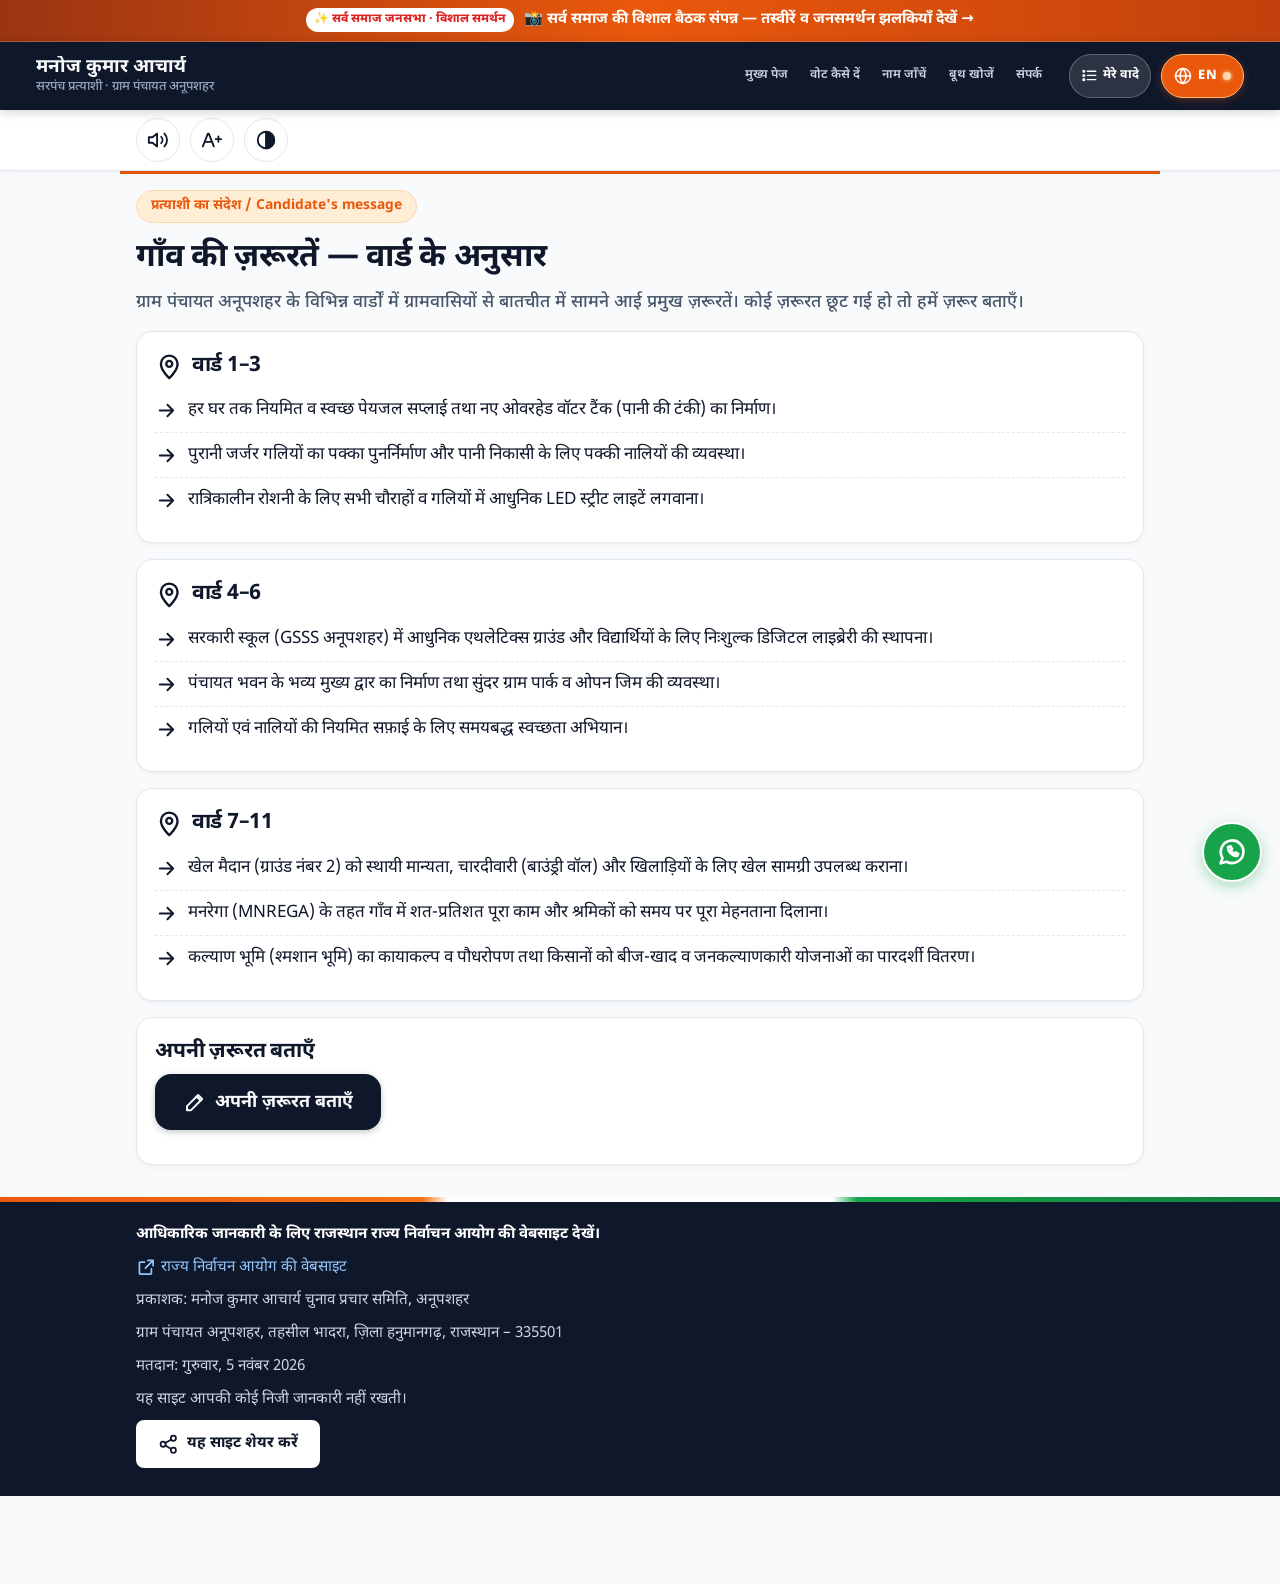
<file: village-issues.html>
﻿<!doctype html>
<html lang="hi" class="js-pending">
<head>
  <meta charset="utf-8">
  <meta name="viewport" content="width=device-width, initial-scale=1, maximum-scale=1, user-scalable=no, viewport-fit=cover">
  <meta name="theme-color" content="#0F172A">
  <meta name="description" content="ग्राम पंचायत अनूपशहर के वार्डों की ज़रूरतें — ग्रामवासियों से बातचीत के आधार पर।">
  <title data-i18n="title.villageIssues">गाँव की ज़रूरतें | मनोज कुमार आचार्य</title>
  <link rel="manifest" href="manifest.json">
  <link rel="icon" href="assets/icon-192.png">
  <link rel="preconnect" href="https://fonts.googleapis.com">
  <link rel="preconnect" href="https://fonts.gstatic.com" crossorigin>
  <link rel="stylesheet" href="https://fonts.googleapis.com/css2?family=Noto+Sans+Devanagari:wght@400;600;700&display=optional" media="print" onload="this.media='all'">
  <noscript><link rel="stylesheet" href="https://fonts.googleapis.com/css2?family=Noto+Sans+Devanagari:wght@400;600;700&display=optional"></noscript>
  <link rel="stylesheet" href="css/style.css">
  <link rel="preload" href="js/i18n.js?v=danaram" as="script">
  <link rel="preload" href="js/app.js?v=danaram" as="script">
  <script>
    (function(){try{var d=document.documentElement,l=localStorage.getItem('lang');if(l==='en')d.lang='en';if(localStorage.getItem('largeText')==='1')d.classList.add('large-text');if(localStorage.getItem('contrast')==='1')d.classList.add('hc');}catch(e){}})();
  </script>
</head>
<body data-page="village-issues.html" data-title="villageIssues">
  <a class="skip" href="#main" data-i18n="common.skip">मुख्य जानकारी पर जाएँ</a>
  <div data-chrome="header"></div>

  <main id="main" class="wrap zone-candidate">
    <p class="zone-label candidate" data-i18n="common.labelCandidate">प्रत्याशी का संदेश / Candidate's message</p>

    <h1 data-i18n="issues.h1">गाँव की ज़रूरतें — वार्ड के अनुसार</h1>
    <p class="lead" data-i18n="issues.intro">ग्राम पंचायत अनूपशहर के विभिन्न वार्डों में ग्रामवासियों से बातचीत में सामने आई प्रमुख ज़रूरतें। कोई ज़रूरत छूट गई हो तो हमें ज़रूर बताएँ।</p>

    <div id="issue-list"></div>

    <section class="card" aria-labelledby="add-issue-heading">
      <h2 id="add-issue-heading" data-i18n="issues.add">अपनी ज़रूरत बताएँ</h2>
      <p>
        <a class="btn btn-primary btn-lg" href="ask.html">
          <svg class="icon" aria-hidden="true" focusable="false"><use href="#i-edit"></use></svg>
          <span data-i18n="issues.add">अपनी ज़रूरत बताएँ</span>
        </a>
      </p>
    </section>
  </main>

  <div data-chrome="footer"></div>
  <script src="js/i18n.js?v=danaram"></script>
  <script src="js/app.js?v=danaram"></script>
</body>
</html>
</file>
<file: css/style.css>
/* ==========================================================================
   style.css — Manoj Kumar Acharya campaign site
   Native Mobile App & Dashboard Design System
   "Royal Trust & Warm Saffron" Color Tokens (High-Contrast Outdoor-Readable)
   ========================================================================== */

:root {
  /* Surfaces (Never put white cards on a pure white background) */
  --bg-app: #F8FAFC;              /* Soft Alabaster app background for tactile depth */
  --bg-card: #FFFFFF;             /* Pure Crisp White for pressable cards & sheets */
  --bg-glass: rgba(255, 255, 255, 0.90); /* Translucent frosted bottom/top nav */

  /* Brand & Authority Colors */
  --brand-navy: #0F172A;          /* Deep Royal Navy for Top App Bar, Status Bar & Hero accents */
  --brand-navy-elevated: #1E293B; /* Secondary dark surface (Countdown timer card) */
  
  /* Primary Interactive Accents (Saffron-Amber) */
  --accent-primary: #EA580C;      /* Vibrant Saffron for primary CTAs, badges & active states */
  --accent-primary-active: #C2410C; /* Pressed state for primary buttons */
  --accent-pill-bg: #FFEDD5;      /* Soft Saffron tint for Material-3 active nav pill */

  /* Semantic & Utility Accents */
  --accent-emerald: #16A34A;      /* Voter verified badge, WhatsApp/Call actions */
  --accent-emerald-soft: #DCFCE7; /* Soft green badge surface */

  /* High-Contrast Typography (WCAG AAA outdoor sunlight legibility) */
  --text-primary: #0F172A;        /* Deep Charcoal Ink for headings & Hindi/English body */
  --text-secondary: #475569;      /* Muted Slate for subtitles, booth details & inactive icons */
  --text-on-dark: #F8FAFC;        /* Crisp white text on Royal Navy surfaces */

  /* Borders & Native Elevation Shadows */
  --border-hairline: #E2E8F0;     /* 1px solid subtle card & nav divider */
  --shadow-card: 0 2px 8px -2px rgba(15, 23, 42, 0.06), 0 1px 3px -1px rgba(15, 23, 42, 0.04);
  --shadow-floating: 0 10px 25px -5px rgba(15, 23, 42, 0.12);
  --radius-card: 16px;
  --radius-pill: 9999px;

  /* Aliases for Seamless Codebase Compatibility */
  --bg: var(--bg-app);
  --card: var(--bg-card);
  --line: var(--border-hairline);
  --line-strong: #CBD5E1;
  --text: var(--text-primary);
  --text-muted: var(--text-secondary);
  --text-subtle: #64748B;
  --primary: var(--brand-navy);
  --primary-light: #1E3A8A;
  --primary-subtle: #EFF6FF;
  --primary-border: #BFDBFE;
  --accent: var(--accent-primary);
  --accent-hover: var(--accent-primary-active);
  --accent-subtle: var(--accent-pill-bg);
  --accent-border: #FED7AA;
  --wa: var(--accent-emerald);
  --wa-subtle: var(--accent-emerald-soft);
  --wa-border: #BBF7D0;
  --focus: var(--accent-primary);
  --grad: linear-gradient(135deg, var(--brand-navy) 0%, #1E293B 100%);
  --badge-grad: linear-gradient(135deg, var(--accent-primary) 0%, var(--accent-primary-active) 100%);
  --navy-grad: linear-gradient(135deg, #1E3A8A 0%, var(--brand-navy) 100%);
  --radius: var(--radius-card);
  --radius-sm: 8px;
  --radius-lg: 20px;
  --radius-full: var(--radius-pill);
  --shadow: var(--shadow-card);
  --shadow-md: var(--shadow-floating);
  --font: "Noto Sans Devanagari", system-ui, -apple-system, BlinkMacSystemFont, "Segoe UI", Roboto, Arial, sans-serif;
  --ease: cubic-bezier(0.16, 1, 0.3, 1);
}

/* ---------- Base & Reset ---------- */
* {
  -webkit-tap-highlight-color: transparent;
  box-sizing: border-box;
}
*, *::before, *::after { box-sizing: border-box; }
html {
  -webkit-text-size-adjust: 100%;
  text-size-adjust: 100%;
  overflow-x: hidden;
  scroll-behavior: smooth;
  background-color: var(--bg-app);
}
@view-transition { navigation: auto; }
::view-transition-old(root),
::view-transition-new(root) {
  animation-duration: 0.15s;
  animation-timing-function: cubic-bezier(0.16, 1, 0.3, 1);
}
html.large-text { font-size: 120%; }
body {
  margin: 0;
  font-family: var(--font);
  font-size: 1.0625rem;
  line-height: 1.65;
  color: var(--text-primary);
  background: var(--bg-app);
  padding-bottom: max(88px, env(safe-area-inset-bottom, 88px));
  overflow-x: hidden;
  overflow-wrap: break-word;
  text-rendering: optimizeLegibility;
  -webkit-font-smoothing: antialiased;
  -moz-osx-font-smoothing: grayscale;
  transition: background-color .2s ease, color .2s ease;
}
body, a, button, nav, header, .card {
  -webkit-user-select: none;
  user-select: none;
}
input, textarea, select, .selectable {
  -webkit-user-select: text;
  user-select: text;
}
a, button, [role="button"], .action-card, .tile, .btn, .tool-btn {
  touch-action: manipulation;
  transition: transform 0.08s cubic-bezier(0.2, 0, 0, 1), background-color 0.1s ease, box-shadow 0.1s ease;
}
a:active, button:active, [role="button"]:active, .action-card:active, .tile:active, .btn:active, .tool-btn:active {
  transform: scale(0.96);
}
img, svg { max-width: 100%; }
img { height: auto; display: block; }
h1, h2, h3 { color: var(--text-primary); line-height: 1.35; margin: 0 0 .5rem; font-weight: 700; }
h1 { font-size: 1.65rem; letter-spacing: -0.01em; }
h2 { font-size: 1.32rem; letter-spacing: -0.01em; }
h3 { font-size: 1.12rem; }
p { margin: 0 0 .85rem; }
a { color: var(--primary-light); text-underline-offset: 3px; transition: color .15s ease; }
a:hover { color: var(--primary); }
ul, ol { padding-left: 1.3rem; }
button, input, textarea, select { font: inherit; }
.icon {
  width: 1.35em; height: 1.35em; flex: 0 0 auto; fill: none; stroke: currentColor;
  stroke-width: 2; stroke-linecap: round; stroke-linejoin: round; vertical-align: middle;
}
.icon.fill { fill: currentColor; stroke: none; }

:focus-visible {
  outline: 3px solid var(--accent-primary);
  outline-offset: 2px;
  border-radius: 4px;
}

.visually-hidden {
  position: absolute !important; width: 1px; height: 1px; padding: 0; margin: -1px;
  overflow: hidden; clip: rect(0 0 0 0); white-space: nowrap; border: 0;
}
.skip {
  position: absolute; left: 8px; top: -100px; z-index: 100;
  background: var(--brand-navy); color: var(--text-on-dark); padding: .75rem 1.2rem;
  border-radius: var(--radius-sm); font-weight: 700; transition: top .2s ease;
}
.skip:focus { top: 8px; }

.wrap { width: 100%; max-width: 1040px; margin: 0 auto; padding: 0 16px; box-sizing: border-box; }
main { display: block; padding: 18px 0 12px; }
section { margin-bottom: 20px; }

/* [EDIT] markers */
mark.edit { background: #FEF3C7; color: #78350F; padding: .08em .35em; border-radius: 4px; font-weight: 600; }

/* ---------- Top App Bar (Deep Royal Navy #0F172A) ---------- */
[data-chrome="header"] { display: block; height: 134px; background: var(--brand-navy); }
.site-header {
  background: var(--brand-navy);
  color: var(--text-on-dark);
  box-shadow: 0 2px 10px rgba(15, 23, 42, 0.2);
  position: sticky;
  top: 0;
  z-index: 500;
}
.site-header .wrap {
  max-width: 1240px;
}
.site-header .bar {
  display: flex; align-items: center; gap: clamp(6px, 1.2vw, 10px); min-height: 68px; padding-top: 8px; padding-bottom: 8px;
}
.desktop-nav-links {
  display: none;
  align-items: center;
  gap: 3px;
  flex-shrink: 0;
  margin-left: auto;
}
.desktop-nav-link {
  display: inline-flex;
  align-items: center;
  min-height: 44px;
  padding: 0 clamp(6px, 0.75vw, 10px);
  color: #CBD5E1;
  text-decoration: none;
  font-weight: 600;
  font-size: clamp(0.78rem, 0.82vw, 0.88rem);
  border-radius: var(--radius-pill);
  transition: background-color 0.15s ease, color 0.15s ease;
  white-space: nowrap;
  flex-shrink: 0;
}
.desktop-nav-link:hover {
  background: rgba(255, 255, 255, 0.12);
  color: #FFFFFF;
}
.desktop-nav-link[aria-current="page"] {
  background: rgba(255, 255, 255, 0.2);
  color: #FFFFFF;
  font-weight: 700;
}
.btn-manifesto-nav {
  display: inline-flex;
  align-items: center;
  justify-content: center;
  gap: 5px;
  min-height: 44px;
  padding: 0 clamp(8px, 0.85vw, 12px);
  margin-left: 8px;
  border-radius: var(--radius-pill);
  background: rgba(255, 255, 255, 0.12);
  color: #FFFFFF;
  text-decoration: none;
  font-weight: 700;
  font-size: clamp(0.78rem, 0.82vw, 0.88rem);
  border: 1.5px solid rgba(255, 255, 255, 0.25);
  transition: background-color 0.15s ease, border-color 0.15s ease;
  white-space: nowrap;
  flex-shrink: 0;
}
.btn-manifesto-nav:hover {
  background: rgba(255, 255, 255, 0.22);
}
.btn-manifesto-nav[aria-current="page"] {
  background: var(--accent-primary);
  border-color: var(--accent-primary);
  box-shadow: 0 2px 8px rgba(234, 88, 12, 0.3);
}
@media (max-width: 520px) {
  .btn-manifesto-nav {
    width: 44px;
    height: 44px;
    min-width: 44px;
    padding: 0;
  }
  .btn-manifesto-nav .manifesto-nav-text {
    display: none;
  }
}
.brand {
  color: var(--text-on-dark); text-decoration: none; display: flex; flex-direction: column; flex: 1 1 auto; min-width: 0;
}
.brand-name {
  font-size: 1.18rem; font-weight: 700; line-height: 1.22; white-space: nowrap; overflow: hidden;
  text-overflow: ellipsis;
}
.brand-role {
  font-size: .8rem; color: #94A3B8; line-height: 1.3; white-space: nowrap; overflow: hidden;
  text-overflow: ellipsis; font-weight: 500;
}
.btn-lang, .btn-menu {
  min-height: 44px; border-radius: var(--radius-pill); cursor: pointer;
  font-weight: 700; display: inline-flex; align-items: center; justify-content: center;
  transition: transform .12s var(--ease), background-color .18s ease;
  user-select: none;
  flex-shrink: 0;
}
.btn-lang:active, .btn-menu:active { transform: scale(0.96); }
.btn-lang {
  width: auto;
  min-width: 68px;
  height: 44px;
  min-height: 44px;
  padding: 0 12px;
  gap: 6px;
  border-radius: var(--radius-pill);
  cursor: pointer;
  font-weight: 700;
  display: inline-flex;
  align-items: center;
  justify-content: center;
  user-select: none;
  flex-shrink: 0;
  transition: transform .12s var(--ease), background-color .25s ease, border-color .25s ease, box-shadow .25s ease, color .25s ease;
}
/* OFF State / Hindi Mode (Default) */
.btn-lang,
.btn-lang[aria-pressed="false"],
.btn-lang[data-lang="hi"] {
  background: var(--accent-primary);
  color: #FFFFFF;
  border: 1.5px solid #FDBA74;
  box-shadow: 0 2px 8px rgba(234, 88, 12, .32);
}
.btn-lang[aria-pressed="false"]:hover,
.btn-lang:not(.is-on):hover {
  background: var(--accent-primary-active);
  box-shadow: 0 3px 10px rgba(234, 88, 12, .45);
}
.btn-lang .icon {
  width: 18px;
  height: 18px;
  flex-shrink: 0;
}
.btn-lang .lang-tag {
  font-size: 0.8125rem;
  font-weight: 800;
  letter-spacing: 0.5px;
  line-height: 1;
}
.btn-lang .switch-indicator {
  width: 8px;
  height: 8px;
  border-radius: 50%;
  background: #FED7AA;
  box-shadow: 0 0 4px #FED7AA;
  flex-shrink: 0;
  transition: background-color 0.25s ease, box-shadow 0.25s ease;
}
/* ON State / English Mode (Active) */
.btn-lang[aria-pressed="true"],
.btn-lang.is-on,
.btn-lang.is-en,
.btn-lang[data-lang="en"] {
  background: #16A34A !important;
  color: #FFFFFF !important;
  border: 1.5px solid #86EFAC !important;
  box-shadow: 0 0 14px rgba(34, 197, 94, 0.7), 0 2px 8px rgba(22, 163, 74, 0.4) !important;
}
.btn-lang[aria-pressed="true"]:hover,
.btn-lang.is-on:hover,
.btn-lang.is-en:hover,
.btn-lang[data-lang="en"]:hover {
  background: #15803D !important;
  border-color: #4ADE80 !important;
  box-shadow: 0 0 16px rgba(34, 197, 94, 0.85), 0 3px 10px rgba(22, 163, 74, 0.5) !important;
}
.btn-lang[aria-pressed="true"] .switch-indicator,
.btn-lang.is-on .switch-indicator,
.btn-lang.is-en .switch-indicator,
.btn-lang[data-lang="en"] .switch-indicator {
  background: #86EFAC !important;
  box-shadow: 0 0 8px #4ADE80 !important;
}
@media (max-width: 420px) {
  .btn-lang {
    min-width: 62px;
    padding: 0 9px;
    gap: 5px;
  }
  .btn-lang .lang-tag {
    font-size: 0.78rem;
  }
}
.btn-menu {
  background: rgba(255, 255, 255, .12);
  color: #FFFFFF;
  border: 1.5px solid rgba(255, 255, 255, .25);
  padding: 0 14px;
  letter-spacing: 0.3px;
}
.btn-menu:hover { background: rgba(255, 255, 255, .2); }
.btn-menu .label { font-size: .92rem; font-weight: 700; }

/* Navigation Drawer */
.site-nav {
  display: none;
  background: var(--brand-navy);
  border-top: 1px solid rgba(255, 255, 255, .1);
}
.site-nav.open { display: block; animation: navFade .18s ease-out; }
@keyframes navFade { from { opacity: 0; } to { opacity: 1; } }
.site-nav .wrap { padding-top: 10px; padding-bottom: 14px; }
.nav-group { margin-top: 6px; }
.nav-head {
  margin: 10px 0 6px; font-size: .82rem; font-weight: 700; color: #93C5FD;
  text-transform: uppercase; letter-spacing: 0.5px;
}
.nav-group.cand .nav-head { color: #FDBA74; }
.site-nav ul { list-style: none; margin: 0; padding: 0; display: grid; gap: 3px; }
.site-nav a {
  display: flex; align-items: center; gap: 12px; min-height: 48px; padding: 6px 14px;
  color: #E2E8F0; text-decoration: none; border-radius: var(--radius-sm); font-weight: 600;
  transition: background-color .15s ease, color .15s ease;
}
.site-nav a:hover { background: rgba(255, 255, 255, .08); color: #FFFFFF; }
.site-nav a[aria-current="page"] {
  background: var(--accent-primary);
  color: #FFFFFF;
}

/* Translucent Frosted Toolbar Strip */
.toolbar-band {
  background: var(--bg-glass);
  backdrop-filter: blur(12px);
  -webkit-backdrop-filter: blur(12px);
  border-bottom: 1px solid var(--border-hairline);
  box-shadow: var(--shadow-card);
  position: relative;
  z-index: 30;
}
.toolbar {
  display: flex; flex-wrap: wrap; gap: 10px; padding-top: 8px; padding-bottom: 8px;
  min-height: 56px; align-items: center;
}
.tool-btn {
  display: inline-flex; align-items: center; justify-content: center; gap: 6px; min-height: 44px; padding: 0 14px;
  border: 1px solid var(--border-hairline); background: var(--bg-card); color: var(--text-primary);
  border-radius: var(--radius-pill); font-weight: 700; font-size: .88rem; cursor: pointer;
  transition: background-color .15s ease, border-color .15s ease, color .15s ease;
  user-select: none;
}
.tool-btn.icon-only {
  width: 44px;
  height: 44px;
  min-width: 44px;
  padding: 0;
  border-radius: var(--radius-pill);
}
.tool-btn.icon-only .icon {
  width: 22px;
  height: 22px;
}
.tool-btn:hover { background: var(--accent-pill-bg); border-color: var(--accent-border); color: var(--accent-primary); }
.tool-btn:active { transform: scale(0.97); }
.tool-btn[aria-pressed="true"] {
  background: var(--brand-navy); color: var(--text-on-dark); border-color: var(--brand-navy);
}
.tool-btn[hidden] { display: none; }

/* ---------- Zone Labels (Candidate vs Neutral) ---------- */
.zone-label {
  display: inline-flex; align-items: center; gap: 8px; margin: 0 0 14px;
  padding: 6px 14px; border-radius: var(--radius-pill); font-weight: 700; font-size: .86rem; line-height: 1.4;
}
.zone-neutral .zone-label, .zone-label.neutral {
  background: var(--primary-subtle); color: var(--primary-light); border: 1px solid var(--primary-border);
}
.zone-candidate .zone-label, .zone-label.candidate {
  background: var(--accent-pill-bg); color: var(--accent-primary); border: 1px solid var(--accent-border);
}
.zone-candidate { border-top: 3px solid var(--accent-primary); padding-top: 16px; }
.zone-neutral { border-top: 3px solid var(--brand-navy); padding-top: 16px; }

/* ---------- Tactile Cards & Surfaces ---------- */
.card {
  background: var(--bg-card);
  border: 1px solid var(--border-hairline);
  border-radius: var(--radius-card);
  box-shadow: var(--shadow-card);
  padding: 20px 18px;
  margin-bottom: 16px;
  transition: box-shadow .2s ease;
}
.card:hover { box-shadow: var(--shadow-floating); }
.lead { font-size: 1.1rem; color: var(--text-secondary); font-weight: 500; }
.note {
  background: var(--accent-pill-bg);
  border: 1px solid var(--accent-border);
  border-left: 4px solid var(--accent-primary);
  padding: 12px 16px;
  border-radius: var(--radius-sm);
  margin: 0 0 14px;
}
.note.info {
  background: var(--primary-subtle);
  border-color: var(--primary-border);
  border-left-color: var(--brand-navy);
}
.small { font-size: .92rem; color: var(--text-secondary); }

/* Buttons */
.btn {
  display: inline-flex; align-items: center; justify-content: center; gap: 8px;
  min-height: 48px; padding: 10px 20px; border-radius: var(--radius-sm); border: 2px solid transparent;
  font-weight: 700; text-decoration: none; cursor: pointer; text-align: center; line-height: 1.3;
  transition: transform .12s var(--ease), background-color .15s ease, box-shadow .15s ease;
  user-select: none;
}
.btn:active { transform: scale(0.97); }
.btn-primary {
  background: var(--brand-navy);
  color: var(--text-on-dark);
  box-shadow: 0 2px 6px rgba(15, 23, 42, .25);
}
.btn-primary:hover { background: var(--brand-navy-elevated); }
.btn-red {
  background: var(--accent-primary);
  color: #FFFFFF;
  box-shadow: 0 2px 6px rgba(234, 88, 12, .25);
}
.btn-red:hover { background: var(--accent-primary-active); }
.btn-wa {
  background: var(--accent-emerald);
  color: #FFFFFF;
}
.btn-wa:hover { background: #15803D; }
.btn-outline {
  background: var(--bg-card); color: var(--brand-navy); border-color: var(--border-hairline);
}
.btn-outline:hover { background: var(--primary-subtle); border-color: var(--brand-navy); }
.btn-wa-outline {
  background: var(--bg-card); color: var(--accent-emerald); border-color: var(--wa-border);
}
.btn-wa-outline:hover { background: var(--accent-emerald-soft); }
.btn-lg { min-height: 56px; font-size: 1.12rem; padding: 12px 26px; border-radius: var(--radius-card); }
.btn-row { display: flex; flex-wrap: wrap; gap: 12px; }
.contact-actions {
  display: grid;
  grid-template-columns: 1fr;
  gap: 12px;
}
.contact-actions .btn {
  width: 100%;
  max-width: 100%;
  box-sizing: border-box;
  padding: 12px clamp(8px, 2.5vw, 20px);
  font-size: clamp(0.88rem, 2.8vw, 1.05rem);
  white-space: normal;
  text-align: center;
  flex-wrap: wrap;
}
@media (max-width: 380px) {
  .contact-actions .btn .btn-num {
    display: none;
  }
}

/* ---------- Home: Hero Section ---------- */
.blessing {
  text-align: center; color: var(--accent-primary); font-weight: 700; font-size: .98rem;
  margin: 0 0 12px; letter-spacing: .2px;
}
.hero {
  display: grid; gap: 18px; align-items: center;
  background: var(--bg-card);
  border-top: 4px solid var(--brand-navy);
  border-radius: var(--radius-card);
  box-shadow: var(--shadow-card);
  padding: 22px 18px;
}
.hero-photo {
  width: 220px; aspect-ratio: 4 / 5; margin: 0 auto; border-radius: var(--radius-card); overflow: hidden;
  border: 3px solid #FFFFFF; box-shadow: 0 0 0 2px var(--brand-navy), 0 8px 24px rgba(15, 23, 42, .12);
  background: #E2E8F0;
}
.hero-photo img { width: 100%; height: 100%; object-fit: cover; object-position: var(--photo-pos, center center); }
.hero-text { text-align: center; }
.slogan-band {
  display: inline-block; background: var(--accent-primary); color: #FFFFFF; font-weight: 700;
  font-size: 1.55rem; line-height: 1.3; padding: 8px 20px; border-radius: 12px; margin: 0 0 10px;
  box-shadow: 0 3px 10px rgba(234, 88, 12, .25);
}
.tagline { color: var(--primary-light); font-weight: 700; font-size: 1.15rem; margin-bottom: 6px; }
.cand-name { color: var(--text-primary); font-size: 1.55rem; font-weight: 800; margin: 0; }
.cand-role { font-weight: 700; color: var(--text-primary); margin: 0; font-size: 1.05rem; }
.cand-place { color: var(--text-secondary); margin: 0 0 10px; font-weight: 500; }
.values-strip {
  background: var(--primary-subtle);
  color: var(--brand-navy); font-weight: 700; text-align: center;
  padding: 8px 16px; border-radius: var(--radius-sm); border: 1px solid var(--primary-border);
  margin: 0 0 10px;
}
.vote-line { font-weight: 700; color: var(--text-primary); margin: 0; }
.appeal { color: var(--accent-primary); font-weight: 700; font-size: 1.18rem; margin: 4px 0; }
.yours { color: var(--text-secondary); font-style: italic; margin: 0; }

/* Secondary Dark Surface: Countdown Timer Card */
#countdown.card {
  background: var(--brand-navy-elevated);
  border: 1px solid rgba(255, 255, 255, 0.12);
  color: var(--text-on-dark);
  box-shadow: var(--shadow-floating);
}
#countdown h2 { color: var(--text-on-dark); }
#countdown .cd-date { color: #93C5FD; }
.countdown {
  display: grid; grid-template-columns: repeat(3, 1fr); gap: 10px; margin: 12px 0 8px;
}
.cd-box {
  background: rgba(255, 255, 255, 0.08);
  color: var(--text-on-dark);
  border: 1px solid rgba(255, 255, 255, 0.15);
  border-top: 3.5px solid var(--accent-primary);
  border-radius: var(--radius-sm);
  text-align: center;
  padding: 12px 4px;
}
.cd-num {
  display: block; font-size: 2.1rem; font-weight: 800; line-height: 1.1;
  font-variant-numeric: tabular-nums; color: #FDBA74;
}
.cd-unit { display: block; font-size: .9rem; font-weight: 600; color: #CBD5E1; margin-top: 3px; }
.cd-msg { font-weight: 700; color: #FDBA74; font-size: 1.12rem; }

/* Royal Navy Action Tiles (2x2 Grid) */
.tiles {
  display: grid; grid-template-columns: 1fr 1fr; gap: 10px; list-style: none; padding: 0; margin: 0;
}
.tile {
  display: flex; flex-direction: column; align-items: center; justify-content: center; gap: 8px;
  min-height: 114px; padding: 14px 10px; border-radius: var(--radius-card); text-align: center;
  background: var(--brand-navy); color: var(--text-on-dark); text-decoration: none; font-weight: 700; font-size: 1.02rem; line-height: 1.3;
  box-shadow: var(--shadow-card); border: 1px solid rgba(255, 255, 255, .1);
  border-bottom: 3.5px solid var(--accent-primary);
  transition: transform .15s ease, box-shadow .15s ease;
  user-select: none;
}
.tile .icon { width: 34px; height: 34px; color: #FFFFFF; }
.tile:hover {
  transform: translateY(-2px);
  box-shadow: var(--shadow-floating);
}
.tile:active { transform: scale(0.97); }

/* Pillars */
.pillars { display: grid; grid-template-columns: 1fr 1fr; gap: 10px; list-style: none; padding: 0; margin: 0; }
.pillar {
  background: var(--bg-card);
  border: 1px solid var(--border-hairline);
  border-top: 3.5px solid var(--brand-navy);
  border-radius: var(--radius-card);
  box-shadow: var(--shadow-card);
  padding: 16px 10px;
  text-align: center;
  font-weight: 700;
  color: var(--text-primary);
  line-height: 1.35;
}
.pillar-icon {
  width: 58px; height: 58px; margin: 0 auto 10px; border-radius: 50%; display: grid; place-items: center;
  background: var(--primary-subtle); color: var(--brand-navy); border: 2px solid var(--primary-border);
}
.pillar-icon .icon { width: 30px; height: 30px; }

/* ---------- Manifesto Cards (12 Points) ---------- */
.manifesto-head { text-align: center; margin-bottom: 18px; }
.manifesto-head h1 { margin: 0; }
.manifesto-head .slogan-band { font-size: 1.65rem; }
.promises { list-style: none; padding: 0; margin: 0; display: grid; gap: 14px; }
.promise {
  display: flex; gap: 14px; align-items: flex-start;
  background: var(--bg-card); border: 1px solid var(--border-hairline); border-left: 4.5px solid var(--accent-primary);
  border-radius: var(--radius-card); box-shadow: var(--shadow-card); padding: 16px 14px;
}
.badge {
  flex: 0 0 auto; width: 48px; height: 48px; border-radius: 50%; display: grid; place-items: center;
  background: var(--accent-primary); color: #FFFFFF; font-weight: 700; font-size: 1.3rem; line-height: 1;
  border: 2px solid #FED7AA;
}
.promise-body { min-width: 0; flex: 1 1 auto; }
.promise h2, .promise h3 { color: var(--text-primary); font-weight: 700; font-size: 1.15rem; margin: 0 0 4px; }
.promise p { font-weight: 400; margin: 0 0 10px; color: var(--text-secondary); }
.btn-share {
  display: inline-flex; align-items: center; gap: 6px; min-height: 48px; padding: 4px 16px;
  border: 1px solid var(--wa-border); color: var(--accent-emerald); background: var(--accent-emerald-soft); border-radius: var(--radius-pill);
  font-weight: 700; font-size: .92rem; text-decoration: none;
  transition: background-color .15s ease;
  user-select: none;
}
.btn-share:hover { background: #DCFCE7; }
.btn-share:active { transform: scale(0.96); }
.teaser-more { margin-top: 16px; }
.poster-figure { margin: 0; }
.poster-figure img { width: 100%; max-width: 640px; margin: 0 auto; border-radius: var(--radius-card); border: 1px solid var(--border-hairline); }
.poster-figure figcaption { text-align: center; margin-top: 6px; }

/* ---------- Steps & Checklists ---------- */
.steps { list-style: none; padding: 0; margin: 0; display: grid; gap: 12px; counter-reset: step; }
.step { display: flex; gap: 12px; align-items: flex-start; }
.step-icon {
  flex: 0 0 auto; width: 50px; height: 50px; border-radius: 50%; display: grid; place-items: center;
  background: var(--brand-navy); color: #FFFFFF; position: relative;
}
.step-icon .icon { width: 26px; height: 26px; }
.step-num {
  position: absolute; right: -5px; top: -5px; width: 24px; height: 24px; border-radius: 50%;
  background: var(--accent-primary); color: #FFFFFF; border: 2px solid #FFFFFF; font-weight: 700; font-size: .8rem; display: grid; place-items: center;
}
.step h3 { margin: 2px 0 2px; font-weight: 700; }
.step p { margin: 0; color: var(--text-secondary); }

.checklist { list-style: none; padding: 0; margin: 0 0 10px; }
.checklist li { margin-bottom: 8px; }
.checklist label {
  display: flex; gap: 12px; align-items: flex-start; min-height: 48px; padding: 10px 12px;
  background: var(--bg-card); border: 1.5px solid var(--border-hairline); border-radius: var(--radius-sm); cursor: pointer;
  transition: border-color .15s ease, background-color .15s ease;
}
.checklist label:hover { border-color: var(--primary-border); background: var(--bg-app); }
.checklist input { width: 22px; height: 22px; margin: 2px 0 0; flex: 0 0 auto; accent-color: var(--brand-navy); }
.checklist input:checked + span { text-decoration: line-through; color: var(--text-subtle); }

.bullets { margin: 0; padding-left: 0; list-style: none; }
.bullets li { display: flex; gap: 10px; align-items: flex-start; padding: 8px 0; border-bottom: 1px dashed var(--border-hairline); }
.bullets li:last-child { border-bottom: 0; }
.bullets .icon { color: var(--brand-navy); margin-top: 3px; }

.who { display: grid; gap: 12px; }
.who .card { margin: 0; }
.who h3 { display: flex; align-items: center; gap: 8px; }

.facts { display: grid; grid-template-columns: auto 1fr; gap: 6px 14px; margin: 0; }
.facts dt { font-weight: 700; color: var(--brand-navy); }
.facts dd { margin: 0; color: var(--text-secondary); }

/* ---------- FAQ Accordion ---------- */
.faq details {
  background: var(--bg-card); border: 1px solid var(--border-hairline); border-radius: var(--radius-sm);
  margin-bottom: 10px; box-shadow: var(--shadow-card);
}
.faq summary {
  cursor: pointer; list-style: none; display: flex; align-items: center; gap: 10px;
  min-height: 54px; padding: 10px 16px; font-weight: 700; color: var(--text-primary);
  user-select: none;
}
.faq summary::-webkit-details-marker { display: none; }
.faq summary::after { content: "+"; margin-left: auto; font-size: 1.5rem; line-height: 1; color: var(--brand-navy); font-weight: 400; }
.faq details[open] summary::after { content: "−"; }
.faq details > p { padding: 0 16px 14px; margin: 0; color: var(--text-secondary); }

/* ---------- Booths & Issues ---------- */
.ward-jump { display: flex; flex-wrap: wrap; gap: 8px; align-items: center; margin-bottom: 16px; }
.chip {
  display: inline-flex; align-items: center; min-height: 48px; padding: 0 16px; border-radius: var(--radius-pill);
  background: var(--bg-card); border: 1.5px solid var(--border-hairline); color: var(--brand-navy); font-weight: 700; text-decoration: none;
  box-shadow: var(--shadow-card); transition: background-color .15s ease, border-color .15s ease;
  user-select: none;
}
.chip:hover { background: var(--primary-subtle); border-color: var(--brand-navy); }
.chip:active { transform: scale(0.97); }
.ward-block { scroll-margin-top: 12px; }
.ward-block h2 { display: flex; align-items: center; gap: 8px; flex-wrap: wrap; }
.ward-area { font-weight: 400; color: var(--text-secondary); font-size: 1rem; }
.booth-meta { margin: 0 0 6px; }
.booth-meta strong { color: var(--brand-navy); }

/* ---------- Forms ---------- */
.form-field { margin-bottom: 14px; }
.form-field label { display: block; font-weight: 700; color: var(--text-primary); margin-bottom: 4px; }
.form-field input, .form-field textarea {
  width: 100%; min-height: 48px; padding: 10px 12px; border: 1.5px solid var(--border-hairline); border-radius: var(--radius-sm);
  background: var(--bg-card); color: var(--text-primary); transition: border-color .15s ease;
}
.form-field input:focus, .form-field textarea:focus {
  border-color: var(--brand-navy); outline: none;
}
.form-field textarea { min-height: 130px; resize: vertical; }
.form-error { color: #DC2626; font-weight: 700; margin: 0 0 10px; }
.form-status { color: var(--accent-emerald); font-weight: 700; }

/* Contact Details */
.contact-number { font-size: 1.6rem; font-weight: 800; color: var(--brand-navy); letter-spacing: .5px; margin: 4px 0 14px; }
.contact-actions { display: grid; gap: 10px; }

/* Media Placeholders */
.media-grid { display: grid; gap: 12px; }
.media-slot {
  border: 2px dashed var(--border-hairline); border-radius: var(--radius-card); padding: 18px; text-align: center; background: var(--bg-app);
}
.media-slot .icon { width: 38px; height: 38px; color: var(--brand-navy); }

/* ==========================================================================
   EVM Simulator (Focused Ballot Unit)
   ========================================================================== */
.demo {
  border: 1.5px solid var(--primary-border);
  background: var(--bg-card);
  border-radius: var(--radius-card);
}
.practice-badge {
  display: inline-block; background: var(--accent-primary); color: #FFFFFF; font-weight: 700; padding: 4px 14px;
  border-radius: var(--radius-pill); margin-bottom: 10px; font-size: .88rem;
}
.demo-switch { display: flex; flex-wrap: wrap; gap: 8px; margin: 8px 0 14px; }
.demo-switch button {
  min-height: 48px; padding: 0 16px; border-radius: var(--radius-pill); border: 1.5px solid var(--border-hairline);
  background: var(--bg-card); color: var(--text-primary); font-weight: 700; cursor: pointer;
}
.demo-switch button[aria-pressed="true"] { background: var(--brand-navy); color: #FFFFFF; border-color: var(--brand-navy); }

/* EVM Outer Console Casing */
.evm {
  background: #F1F5F9;
  border: 1.5px solid var(--border-hairline);
  border-radius: var(--radius-card);
  padding: 8px 6px;
}
.evm-row {
  display: grid;
  grid-template-columns: 20px 42px 1fr 30px 18px 54px;
  align-items: center;
  gap: 6px;
  background: var(--bg-card);
  border: 1px solid var(--border-hairline);
  border-radius: var(--radius-sm);
  padding: 8px 6px;
  margin-bottom: 6px;
}
.evm-row:last-child { margin-bottom: 0; }
.evm-no {
  font-weight: 700; text-align: center; font-size: .95rem; color: var(--text-primary);
}
.evm-photo {
  width: 42px; height: 42px; border-radius: 50%; object-fit: cover;
  border: 2px solid var(--brand-navy); background: #F8FAFC;
}
.evm-name {
  font-weight: 700; line-height: 1.25; font-size: .92rem; min-width: 0; color: var(--text-primary);
}
.evm-symbol { width: 30px; height: 30px; color: var(--text-secondary); }

/* Authentic LED Ready/Voted Indicator Lamp */
.lamp {
  width: 18px; height: 18px; border-radius: 50%;
  background: #94A3B8; border: 2px solid #64748B;
  transition: all .2s ease;
}
.lamp.on {
  background: #DC2626;
  border-color: #991B1B;
  box-shadow: 0 0 10px 3px rgba(220, 38, 38, .7);
}

/* Push-Button */
.evm-btn {
  width: 54px; height: 48px; border-radius: 24px;
  border: 2px solid var(--brand-navy);
  background: var(--brand-navy);
  cursor: pointer;
  box-shadow: 0 3px 0 #000000;
  transition: transform .1s ease, box-shadow .1s ease;
  user-select: none;
}
.evm-btn:active {
  transform: translateY(2px);
  box-shadow: 0 1px 0 #000000;
}
.evm-btn:disabled {
  cursor: not-allowed;
  opacity: .82;
}

.demo-msg {
  min-height: 2.8em; font-weight: 700; color: var(--brand-navy); margin: 12px 0 6px;
  padding: 10px 14px; background: var(--primary-subtle); border-radius: var(--radius-sm); border: 1px solid var(--primary-border);
}
.demo-warn { color: var(--accent-primary); font-weight: 600; margin: 4px 0; }
.demo-actions { display: flex; flex-wrap: wrap; gap: 10px; }

/* ---------- Footer ---------- */
.site-footer {
  background: var(--brand-navy);
  color: var(--text-on-dark);
  margin-top: 32px;
}
.tricolour {
  height: 5px;
  background: linear-gradient(90deg, #EA580C 0%, #F97316 33%, #FFFFFF 35%, #FFFFFF 65%, #16A34A 67%, #15803D 100%);
}
.site-footer .wrap { padding-top: 20px; padding-bottom: 20px; }
.site-footer p { margin: 0 0 8px; font-size: .95rem; color: #CBD5E1; }
.site-footer a { color: #93C5FD; text-decoration: none; }
.site-footer a:hover { color: #FFFFFF; text-decoration: underline; }
.site-footer .btn-outline {
  color: var(--brand-navy); border-color: #FFFFFF; background: #FFFFFF;
}
.site-footer .btn-outline:hover { background: #F1F5F9; }
.footer-official { font-weight: 700; color: #FFFFFF !important; }

/* Floating WhatsApp FAB */
.wa-float {
  position: fixed; right: 18px; bottom: max(18px, env(safe-area-inset-bottom, 18px));
  z-index: 50; width: 60px; height: 60px; border-radius: 50%;
  background: var(--accent-emerald);
  color: #FFFFFF; display: grid; place-items: center;
  box-shadow: 0 4px 14px rgba(22, 163, 74, .35); border: 2.5px solid #FFFFFF;
  transition: transform .18s var(--ease);
}
/* Keep EVM buttons on the right unobstructed on how-to-vote.html */
body[data-page="how-to-vote.html"] .wa-float {
  left: 18px;
  right: auto;
}
.wa-float:hover { transform: scale(1.06); }
.wa-float:active { transform: scale(0.95); }
.wa-float .icon { width: 32px; height: 32px; }

/* ---------- Mobile Bottom Navigation Bar (< 768px) ---------- */
.bottom-nav {
  position: fixed;
  bottom: 0;
  left: 0;
  right: 0;
  height: calc(64px + env(safe-area-inset-bottom, 0px));
  padding-bottom: env(safe-area-inset-bottom, 0px);
  background: var(--bg-glass, rgba(255, 255, 255, 0.90));
  backdrop-filter: blur(16px);
  -webkit-backdrop-filter: blur(16px);
  border-top: 1px solid var(--border-hairline, #E2E8F0);
  z-index: 1000;
  display: flex;
  align-items: center;
  justify-content: space-around;
  padding-left: 4px;
  padding-right: 4px;
  box-shadow: 0 -2px 10px rgba(15, 23, 42, 0.05);
}
.bottom-tab {
  display: flex;
  flex-direction: column;
  align-items: center;
  justify-content: center;
  gap: 2px;
  flex: 1 1 0;
  min-width: 0;
  height: 100%;
  text-decoration: none;
  color: var(--text-secondary);
  transition: color 0.12s ease;
  padding: 4px 2px;
  user-select: none;
  -webkit-user-select: none;
}
.bottom-tab .bottom-tab-icon {
  display: inline-flex;
  align-items: center;
  justify-content: center;
  border-radius: var(--radius-pill);
  padding: 4px 16px;
  transition: background-color 0.15s ease, color 0.15s ease;
}
.bottom-tab .bottom-tab-icon .icon {
  width: 22px;
  height: 22px;
}
.bottom-tab .bottom-tab-label {
  font-size: 0.72rem;
  line-height: 1.1;
  font-weight: 600;
  white-space: nowrap;
  overflow: hidden;
  text-overflow: ellipsis;
  max-width: 100%;
  text-align: center;
}
.bottom-tab[aria-current="page"] {
  color: var(--accent-primary);
}
.bottom-tab[aria-current="page"] .bottom-tab-icon {
  background-color: var(--accent-pill-bg, #FFEDD5);
  color: var(--accent-primary, #EA580C);
}
.bottom-tab[aria-current="page"] .bottom-tab-label {
  color: var(--accent-primary, #EA580C);
  font-weight: 700;
}

/* ---------- Flyer & Printable ---------- */
.flyer {
  background: #FFFFFF; border: 1.5px solid var(--border-hairline); border-radius: var(--radius-card);
  overflow: hidden; max-width: 820px; margin: 0 auto; box-shadow: var(--shadow-card);
}
.flyer-top { background: var(--brand-navy); color: #FFFFFF; text-align: center; padding: 16px 14px; }
.flyer-top .blessing { color: #FED7AA; margin: 0 0 4px; }
.flyer-top .slogan { font-size: 1.8rem; font-weight: 700; margin: 0; line-height: 1.3; }
.flyer-top .tagline { color: #93C5FD; margin: 0; }
.flyer-body { padding: 16px; display: grid; gap: 14px; }
.flyer-cand { display: flex; gap: 14px; align-items: center; }
.flyer-cand img {
  width: 120px; aspect-ratio: 4 / 5; object-fit: cover; object-position: var(--photo-pos, 50% 18%);
  border-radius: var(--radius-sm); border: 2px solid var(--brand-navy); flex: 0 0 auto;
}
@media (max-width: 480px) {
  .flyer-cand {
    flex-direction: column;
    text-align: center;
    gap: 12px;
  }
  .flyer-cand img {
    margin: 0 auto;
    width: 110px;
  }
}
.flyer-promises { margin: 0; padding-left: 0; list-style: none; columns: 1; column-gap: 20px; }
.flyer-promises li {
  break-inside: avoid; display: flex; gap: 8px; align-items: flex-start; margin-bottom: 6px;
  font-weight: 600; color: var(--text-primary); line-height: 1.35;
}
.flyer-promises .mini-badge {
  flex: 0 0 auto; width: 26px; height: 26px; border-radius: 50%;
  background: var(--accent-primary); color: #FFFFFF; font-size: .85rem; font-weight: 700; display: grid; place-items: center;
}
.flyer-foot { display: flex; gap: 14px; align-items: center; flex-wrap: wrap; border-top: 3px solid var(--brand-navy); padding-top: 12px; }
.qr-wrap { text-align: center; }
.qr { width: 150px; height: 150px; background: #FFFFFF; margin: 0 auto; }
.qr svg { width: 100%; height: 100%; display: block; }
.qr-url-wrap { margin: 6px auto 0; max-width: 220px; }
a.qr-url {
  display: inline-block; font-size: .86rem; font-weight: 700; color: var(--brand-navy);
  text-decoration: underline; word-break: break-all; padding: 5px 10px; border-radius: 6px;
  background: var(--primary-subtle); border: 1px solid var(--primary-border);
}
a.qr-url:hover { background: #DBEAFE; color: var(--brand-navy); }
.flyer-contact .contact-number { margin: 0; }
.imprint { font-size: .8rem; color: var(--text-secondary); margin: 0; padding: 0 16px 14px; }

/* Small screen EVM optimization (< 380px) */
@media (max-width: 380px) {
  .wrap { padding: 0 10px; }
  .card { padding: 16px 12px; }
  .evm { padding: 6px 4px; }
  .evm-row {
    grid-template-columns: 18px 36px 1fr 26px 16px 48px;
    gap: 4px; padding: 6px 4px;
  }
  .evm-photo { width: 36px; height: 36px; }
  .evm-symbol { width: 26px; height: 26px; }
  .evm-btn { width: 48px; height: 44px; }
  .lamp { width: 16px; height: 16px; }
  .tile { min-height: 104px; padding: 12px 6px; font-size: .95rem; }
  .tile .icon { width: 30px; height: 30px; }
  .cd-num { font-size: 1.8rem; }
}

/* ---------- Responsive Breakpoints ---------- */
@media (min-width: 640px) {
  h1 { font-size: 2rem; }
  .tiles { grid-template-columns: repeat(4, 1fr); gap: 12px; }
  .pillars { grid-template-columns: repeat(4, 1fr); gap: 12px; }
  .who { grid-template-columns: 1fr 1fr; }
  .media-grid { grid-template-columns: 1fr 1fr; }
  .contact-actions { grid-template-columns: 1fr 1fr; }
  .flyer-promises { columns: 2; }
}
@media (max-width: 767px) {
  body {
    padding-bottom: calc(80px + env(safe-area-inset-bottom, 0px));
  }
  main {
    padding-bottom: calc(80px + env(safe-area-inset-bottom, 0px));
  }
  .wa-float {
    bottom: calc(76px + env(safe-area-inset-bottom, 0px));
  }
  .desktop-nav-links {
    display: none !important;
  }
  .dashboard-left, .dashboard-right {
    display: flex;
    flex-direction: column;
    gap: 16px;
  }
}

@media (min-width: 768px) {
  .bottom-nav {
    display: none !important;
  }
}

@media (max-width: 991px) {
  .desktop-nav-links {
    display: none !important;
  }
  .btn-menu {
    display: inline-flex !important;
  }
}

@media (min-width: 992px) {
  .btn-menu {
    display: none !important;
  }
  .site-nav {
    display: none !important;
  }
  .desktop-nav-links {
    display: flex !important;
  }
}

@media (min-width: 992px) and (max-width: 1100px) {
  .site-header .bar {
    gap: 6px;
  }
  .brand-name {
    font-size: 1.05rem;
  }
  .brand-role {
    font-size: 0.72rem;
  }
  .desktop-nav-links {
    gap: 2px;
  }
  .desktop-nav-link {
    padding: 0 6px;
    font-size: 0.8rem;
  }
  .btn-manifesto-nav {
    margin-left: 6px;
    padding: 0 8px;
    font-size: 0.8rem;
  }
}

html.large-text .desktop-nav-link {
  padding: 0 5px;
  font-size: 0.78rem;
}
html.large-text .btn-manifesto-nav {
  padding: 0 7px;
  font-size: 0.78rem;
  margin-left: 6px;
}
html.large-text .site-header .brand-role {
  display: none;
}
html.large-text .btn-lg {
  padding: 10px 14px;
  font-size: 0.96rem;
}
html.large-text .pillar {
  padding: 12px 6px;
  font-size: 0.88rem;
}

@media (min-width: 768px) {
  .hero {
    grid-template-columns: 280px 1fr;
    gap: 24px;
  }
  .hero-photo {
    width: 280px;
  }
  .hero-text {
    text-align: left;
  }
  .promises.grid-2 {
    grid-template-columns: 1fr 1fr;
  }
  .steps {
    grid-template-columns: 1fr 1fr;
  }

  /* Desktop 12-Column Dashboard Grid */
  .dashboard-layout {
    max-width: 1120px;
    margin: 0 auto;
    display: grid;
    grid-template-columns: repeat(12, 1fr);
    gap: 24px;
    align-items: start;
  }
  .dashboard-left {
    grid-column: span 5;
    position: sticky;
    top: 84px;
    display: flex;
    flex-direction: column;
    gap: 20px;
  }
  .dashboard-right {
    grid-column: span 7;
    display: flex;
    flex-direction: column;
    gap: 20px;
    min-width: 0;
  }
  .dashboard-right .pillars,
  .dashboard-right .tiles {
    grid-template-columns: 1fr 1fr;
    gap: 12px;
  }
  .dashboard-right .promises.grid-2 {
    grid-template-columns: 1fr;
  }
  .dashboard-left .card,
  .dashboard-right .card,
  .dashboard-right section {
    margin-bottom: 0;
  }
  .dashboard-left .hero {
    grid-template-columns: 1fr !important;
    text-align: center;
    padding: 18px 14px;
  }
  .dashboard-left .hero-photo {
    width: 190px !important;
    max-width: 100%;
    margin: 0 auto;
  }
  .dashboard-left .hero-text {
    text-align: center !important;
  }
  .dashboard-left .slogan-band {
    font-size: 1.35rem;
  }
  .dashboard-left .cand-name {
    font-size: 1.4rem;
  }
}

@media (min-width: 1100px) {
  .dashboard-right .pillars,
  .dashboard-right .tiles {
    grid-template-columns: repeat(4, 1fr);
  }
  .dashboard-right .promises.grid-2 {
    grid-template-columns: 1fr 1fr;
  }
}

/* ==========================================================================
   High-Contrast Outdoor-Readable Dark Mode (html.hc)
   ========================================================================== */
html.hc {
  --bg-app: #0F172A;
  --bg-card: #1E293B;
  --bg: #0F172A;
  --card: #1E293B;
  --text-primary: #F8FAFC;
  --text-secondary: #CBD5E1;
  --text: #F8FAFC;
  --text-muted: #CBD5E1;
  --text-subtle: #94A3B8;
  --brand-navy: #030712;
  --brand-navy-elevated: #0F172A;
  --primary: #93C5FD;
  --primary-light: #60A5FA;
  --primary-subtle: rgba(59, 130, 246, .14);
  --primary-border: rgba(96, 165, 250, .3);
  --accent-primary: #FB923C;
  --accent-primary-active: #F97316;
  --accent: #FB923C;
  --accent-hover: #F97316;
  --accent-pill-bg: rgba(249, 115, 22, .14);
  --accent-border: rgba(249, 115, 22, .32);
  --border-hairline: #334155;
  --line: #334155;
  --line-strong: #475569;
  --accent-emerald: #10B981;
  --wa: #10B981;
  --accent-emerald-soft: rgba(16, 185, 129, .14);
  --wa-subtle: rgba(16, 185, 129, .14);
  --wa-border: rgba(52, 211, 153, .35);
  --grad: linear-gradient(135deg, #030712 0%, #0F172A 100%);
  --focus: #60A5FA;
}
html.hc body { background: var(--bg-app); color: var(--text-primary); }
html.hc h1, html.hc h2, html.hc h3 { color: #F8FAFC; }
html.hc a { color: #60A5FA; }
html.hc a:hover { color: #93C5FD; }
html.hc .site-header {
  background: var(--grad);
  border-bottom: 1px solid #1E293B;
}
html.hc .site-nav { background: #030712; border-top: 1px solid #1E293B; border-bottom: 1px solid #334155; }
html.hc .site-footer {
  background: #030712;
  border-top: 1px solid #1E293B;
}
html.hc .toolbar-band { background: #1E293B; border-bottom: 1px solid #334155; }

/* Cards in Dark Mode */
html.hc .card,
html.hc .hero,
html.hc .promise,
html.hc .pillar,
html.hc .faq details,
html.hc .checklist label,
html.hc .media-slot,
html.hc .demo,
html.hc .flyer {
  background: #1E293B !important;
  border: 1px solid #334155 !important;
}
html.hc .hero { border-top: 4px solid #3B82F6 !important; }
html.hc .promise { border-left: 4.5px solid #FB923C !important; }
html.hc .pillar { border-top: 3.5px solid #3B82F6 !important; }
html.hc .promise h2, html.hc .promise h3 { color: #F8FAFC !important; }
html.hc .promise p, html.hc .step p { color: #CBD5E1 !important; }

/* Callouts in Dark Mode */
html.hc .note {
  background: rgba(249, 115, 22, .12) !important;
  color: #F8FAFC !important;
  border: 1px solid rgba(251, 146, 60, .28) !important;
  border-left: 4px solid #FB923C !important;
}
html.hc .note.info {
  background: rgba(59, 130, 246, .12) !important;
  border-color: rgba(96, 165, 250, .28) !important;
  border-left-color: #60A5FA !important;
}
html.hc .values-strip {
  background: rgba(59, 130, 246, .14) !important;
  color: #BFDBFE !important;
  border: 1px solid rgba(96, 165, 250, .28) !important;
}

/* Zone labels in Dark Mode */
html.hc .zone-label.neutral,
html.hc .zone-neutral .zone-label {
  background: rgba(59, 130, 246, .14) !important;
  color: #93C5FD !important;
  border: 1.5px solid rgba(96, 165, 250, .32) !important;
}
html.hc .zone-label.candidate,
html.hc .zone-candidate .zone-label {
  background: rgba(249, 115, 22, .14) !important;
  color: #FDBA74 !important;
  border: 1.5px solid rgba(249, 115, 22, .32) !important;
}

/* Countdown in Dark Mode */
html.hc #countdown.card,
html.hc .cd-box {
  background: #273548 !important;
  color: #F8FAFC !important;
  border: 1px solid #334155 !important;
}
html.hc .cd-box {
  border-top: 3.5px solid #3B82F6 !important;
}
html.hc .cd-num { color: #60A5FA !important; }
html.hc .cd-unit { color: #CBD5E1 !important; }
html.hc .cd-date { color: #93C5FD !important; }

/* Interactive elements in Dark Mode */
html.hc .tool-btn,
html.hc .chip,
html.hc .demo-switch button,
html.hc .btn-outline {
  background: #273548 !important;
  color: #F8FAFC !important;
  border: 1.5px solid #475569 !important;
}
html.hc .tool-btn:hover,
html.hc .chip:hover,
html.hc .btn-outline:hover {
  background: #2F3F56 !important;
  border-color: #60A5FA !important;
}
html.hc .btn-primary {
  background: #2563EB !important;
  color: #FFFFFF !important;
}
html.hc .tile {
  background: #172554 !important;
  color: #F8FAFC !important;
  border: 1px solid rgba(96, 165, 250, .25) !important;
  border-bottom: 3.5px solid #FB923C !important;
}
html.hc .tile .icon { color: #FFFFFF !important; }
html.hc .tool-btn[aria-pressed="true"],
html.hc .demo-switch button[aria-pressed="true"],
html.hc .site-nav a[aria-current="page"] {
  background: #2563EB !important;
  color: #FFFFFF !important;
  border-color: #60A5FA !important;
}

/* Language Button in High-Contrast Mode */
html.hc .btn-lang,
html.hc .btn-lang[aria-pressed="false"],
html.hc .btn-lang[data-lang="hi"] {
  background: #9A3412 !important;
  border: 1.5px solid #FDBA74 !important;
  color: #FFFFFF !important;
}
html.hc .btn-lang[aria-pressed="true"],
html.hc .btn-lang.is-on,
html.hc .btn-lang.is-en,
html.hc .btn-lang[data-lang="en"] {
  background: #15803D !important;
  border: 1.5px solid #86EFAC !important;
  color: #FFFFFF !important;
  box-shadow: 0 0 14px rgba(74, 222, 128, 0.65) !important;
}

/* WhatsApp Buttons in Dark Mode */
html.hc .btn-wa {
  background: #059669 !important;
  color: #FFFFFF !important;
}
html.hc .btn-share,
html.hc .btn-wa-outline {
  background: rgba(16, 185, 129, .14) !important;
  color: #6EE7B7 !important;
  border: 1.5px solid rgba(52, 211, 153, .35) !important;
}

/* Bottom Nav & Desktop Nav in Dark Mode */
html.hc .bottom-nav {
  background: rgba(15, 23, 42, 0.95);
  border-top-color: #334155;
}
html.hc .bottom-tab {
  color: #94A3B8;
}
html.hc .bottom-tab[aria-current="page"] {
  color: #FB923C;
}
html.hc .bottom-tab[aria-current="page"] .bottom-tab-icon {
  background-color: rgba(249, 115, 22, 0.18);
  color: #FB923C;
}
html.hc .bottom-tab[aria-current="page"] .bottom-tab-label {
  color: #FB923C;
}
html.hc .desktop-nav-link {
  color: #94A3B8;
}
html.hc .desktop-nav-link:hover {
  background: rgba(255, 255, 255, 0.08);
  color: #F8FAFC;
}
html.hc .desktop-nav-link[aria-current="page"] {
  background: rgba(59, 130, 246, 0.25);
  color: #93C5FD;
}

/* Typography accents in Dark Mode */
html.hc .blessing,
html.hc .appeal,
html.hc .cd-msg {
  color: #FB923C !important;
}
html.hc .tagline,
html.hc .facts dt,
html.hc .booth-meta strong,
html.hc .contact-number,
html.hc .demo-msg {
  color: #93C5FD !important;
}
html.hc .cand-name,
html.hc .cand-role,
html.hc .vote-line,
html.hc .flyer-promises li,
html.hc .faq summary {
  color: #F8FAFC !important;
}
html.hc .faq summary::after { color: #60A5FA; }
html.hc mark.edit { background: #FDE047; color: #0F172A; }

/* Form fields & EVM Demo in Dark Mode */
html.hc .form-field input,
html.hc .form-field textarea {
  background: #0F172A; color: #F8FAFC; border: 1.5px solid #475569;
}
html.hc .form-field input:focus,
html.hc .form-field textarea:focus {
  border-color: #60A5FA;
}
html.hc .form-error { color: #FCA5A5; }
html.hc .form-status { color: #6EE7B7; }
html.hc .evm {
  background: #0F172A; color: #F8FAFC; border: 1.5px solid #334155;
}
html.hc .evm-row {
  background: #1E293B; color: #F8FAFC; border-color: #334155;
}
html.hc .evm-no { color: #93C5FD; }
html.hc .evm-name { color: #F8FAFC; }
html.hc .evm-symbol { color: #93C5FD; }
html.hc .demo-msg {
  background: #1E293B; border-color: #334155; color: #93C5FD;
}
html.hc a.qr-url {
  color: #93C5FD !important;
  background: rgba(59, 130, 246, .16) !important;
  border-color: rgba(96, 165, 250, .35) !important;
}

/* Meeting Card & Top Announcement Bar in Dark / High Contrast Mode */
html.hc .meeting-card {
  background: #1E293B !important;
  border: 2px solid #FDBA74 !important;
  box-shadow: 0 4px 16px -2px rgba(0, 0, 0, 0.4) !important;
}
html.hc .meeting-header {
  border-bottom: 1px dashed #475569 !important;
}
html.hc .meeting-date-pill {
  background: #273548 !important;
  color: #FDBA74 !important;
  border: 1px solid #475569 !important;
}
html.hc .meeting-live-badge {
  background: #3F1D1D !important;
  color: #F87171 !important;
  border-color: #991B1B !important;
}
html.hc .meeting-poster-thumb {
  border-color: #475569 !important;
}
html.hc .meeting-title {
  color: #FDBA74 !important;
}
html.hc .meeting-subtitle {
  color: #FB923C !important;
}
html.hc .meeting-intro {
  color: #E2E8F0 !important;
}
html.hc .meeting-details-box {
  background: #0F172A !important;
  border: 1px solid #334155 !important;
  color: #E2E8F0 !important;
}
html.hc .meeting-detail-row.highlight-venue {
  border-top: 1px dashed #334155 !important;
}
html.hc .meeting-detail-row strong {
  color: #F8FAFC !important;
}
html.hc .meeting-detail-row span {
  color: #CBD5E1 !important;
}
html.hc .meeting-quote {
  color: #94A3B8 !important;
}
html.hc .top-announcement-bar {
  background: #1E293B !important;
  border-bottom: 2px solid #EA580C !important;
}

/* Meeting Celebration, Gallery, Media Hub & About Grid in High Contrast */
html.hc .meeting-live-badge.success {
  background: #064E3B !important;
  color: #6EE7B7 !important;
  border-color: #047857 !important;
}
html.hc .live-dot.success {
  background: #10B981 !important;
}
html.hc .meeting-summary-banner {
  background: #0F172A !important;
  border-color: #334155 !important;
}
html.hc .summary-metric strong {
  color: #FB923C !important;
}
html.hc .summary-metric span {
  color: #F8FAFC !important;
}
html.hc .gallery-title {
  color: #FDBA74 !important;
}
html.hc .gallery-sub {
  color: #94A3B8 !important;
}
html.hc .gallery-item {
  background: #0F172A !important;
  border-color: #334155 !important;
}
html.hc .gallery-caption {
  background: #1E293B !important;
  border-color: #334155 !important;
  color: #CBD5E1 !important;
}
html.hc .media-preview-card {
  background: #0F172A !important;
  border-color: #475569 !important;
}
html.hc .media-icon-badge {
  background: #1E293B !important;
}
html.hc .media-head h4 {
  color: #F8FAFC !important;
}
html.hc .media-info p {
  color: #94A3B8 !important;
}
html.hc .media-status-pill.upcoming {
  background: #273548 !important;
  color: #FDBA74 !important;
  border-color: #475569 !important;
}
html.hc .meeting-media-hub {
  background: #0B0F19 !important;
  border-color: #FDBA74 !important;
}
html.hc .media-hub-title { color: #FFFFFF !important; }
html.hc .media-hub-intro { color: #CBD5E1 !important; }
html.hc .playlist-item {
  background: #1E293B !important;
  border-color: #475569 !important;
  color: #F8FAFC !important;
}
html.hc .playlist-item.is-active {
  border-color: #FBBF24 !important;
  background: #334155 !important;
  box-shadow: 0 0 0 2px rgba(251, 191, 36, 0.4) !important;
}
html.hc .playlist-label { color: #F8FAFC !important; }
html.hc .playlist-meta { color: #CBD5E1 !important; }
html.hc .meeting-audio-card {
  background: #0F172A !important;
  border-color: #FDBA74 !important;
}
html.hc .audio-card-title { color: #FFFFFF !important; }
html.hc .audio-card-desc { color: #CBD5E1 !important; }
html.hc .audio-icon-bubble {
  background: #1E293B !important;
  border-color: #FDBA74 !important;
}
html.hc .about-photo-card {
  background: #0F172A !important;
  border-color: #334155 !important;
}
html.hc .about-photo-label {
  background: #1E293B !important;
  border-color: #334155 !important;
  color: #CBD5E1 !important;
}
html.hc .post-page-header {
  background: #030712 !important;
  border-bottom: 2.5px solid #F59E0B !important;
  box-shadow: 0 4px 16px rgba(0, 0, 0, 0.7) !important;
}
html.hc .post-page-title,
html.hc .post-page-title-link {
  color: #F8FAFC !important;
}
html.hc .post-page-header-tools .tool-btn {
  background: #1E293B !important;
  border: 1.5px solid #475569 !important;
  color: #F8FAFC !important;
}
html.hc .post-page-header-tools .tool-btn:hover {
  background: #273548 !important;
  border-color: #60A5FA !important;
}
html.hc .post-page-header-tools .tool-btn[aria-pressed="true"] {
  background: #2563EB !important;
  border-color: #60A5FA !important;
  color: #FFFFFF !important;
  box-shadow: 0 0 12px rgba(37, 99, 235, 0.6) !important;
}
/* Dark Mode / High Contrast User Unique ID Banner & Composer ID Notice */
html.hc .user-id-welcome-card {
  background: #1E293B !important;
  border: 1px solid #334155 !important;
  border-left: 4px solid #F59E0B !important;
  box-shadow: 0 2px 10px rgba(0, 0, 0, 0.4) !important;
}
html.hc .user-id-label {
  color: #FCD34D !important;
}
html.hc .user-id-badge {
  background: #0F172A !important;
  border-color: #F59E0B !important;
  color: #FDE68A !important;
}
html.hc .user-id-hint {
  color: #FDE68A !important;
  background: rgba(245, 158, 11, 0.2) !important;
}
html.hc .user-id-privacy-text {
  color: #CBD5E1 !important;
}
html.hc .user-id-privacy-text strong {
  color: #FCD34D !important;
}
html.hc .composer-id-notice {
  background: #0F172A !important;
  border: 1px solid #334155 !important;
}
html.hc .composer-id-badge {
  color: #E2E8F0 !important;
}
html.hc .composer-id-badge strong {
  color: #F59E0B !important;
}
html.hc .composer-privacy-tag {
  color: #34D399 !important;
  background: rgba(52, 211, 153, 0.15) !important;
  border-color: #059669 !important;
}
html.hc .verified-supporter-badge {
  background: #3B82F6 !important;
  color: #FFFFFF !important;
}

html.hc .voter-name-locked-badge {
  color: #FCD34D !important;
  background: rgba(245, 158, 11, 0.18) !important;
  border-color: #D97706 !important;
}
html.hc .voter-ward-locked-badge {
  color: #FCD34D !important;
  background: rgba(245, 158, 11, 0.18) !important;
  border-color: #D97706 !important;
}
html.hc .fb-input-author-wrap.is-locked {
  background: #1E293B !important;
  border-color: #475569 !important;
}
html.hc .fb-input-author-wrap.is-locked .fb-author-input {
  color: #F8FAFC !important;
}
html.hc .fb-select-ward-wrap.is-locked .fb-ward-select {
  background: #1E293B !important;
  border-color: #475569 !important;
  color: #F8FAFC !important;
}
html.hc .proxy-prevention-banner {
  background: rgba(245, 158, 11, 0.12) !important;
  border-color: #D97706 !important;
  color: #FDE68A !important;
}
html.hc .proxy-prevention-banner strong {
  color: #FCD34D !important;
}
html.hc .first-time-voter-banner {
  background: rgba(59, 130, 246, 0.12) !important;
  border-color: #2563EB !important;
  color: #93C5FD !important;
}

html.hc .fb-create-trigger-card {
  background: #1E293B !important;
  border: 1px solid #334155 !important;
  box-shadow: 0 2px 10px rgba(0, 0, 0, 0.35) !important;
}
html.hc .fb-trigger-avatar {
  background: rgba(249, 115, 22, 0.16) !important;
  border: 1.5px solid #FB923C !important;
  color: #FDBA74 !important;
}
html.hc .fb-trigger-fake-input {
  background: #0F172A !important;
  border: 1px solid #475569 !important;
  color: #CBD5E1 !important;
}
html.hc .fb-trigger-fake-input:hover {
  border-color: #FB923C !important;
  color: #F8FAFC !important;
  background: #172554 !important;
}
html.hc .fb-trigger-action-btn {
  background: #FB923C !important;
  border: 1.5px solid #FB923C !important;
  color: #0F172A !important;
  font-weight: 800 !important;
  box-shadow: 0 0 12px rgba(251, 146, 60, 0.35) !important;
}
html.hc .fb-trigger-action-btn:hover {
  background: #F97316 !important;
  border-color: #F97316 !important;
}
html.hc .fb-composer-card {
  background: #1E293B !important;
  border: 1.5px solid #FB923C !important;
  box-shadow: 0 6px 24px rgba(0, 0, 0, 0.6) !important;
}
html.hc .fb-composer-title {
  color: #F8FAFC !important;
}
html.hc .fb-composer-close-btn {
  background: #0F172A !important;
  border: 1px solid #475569 !important;
  color: #CBD5E1 !important;
}
html.hc .fb-composer-close-btn:hover {
  background: #334155 !important;
  color: #FFFFFF !important;
}
html.hc .fb-input-author-wrap {
  background: #0F172A !important;
  border: 1px solid #475569 !important;
}
html.hc .fb-input-author-wrap:focus-within {
  border-color: #FB923C !important;
  box-shadow: 0 0 0 3px rgba(251, 146, 60, 0.25) !important;
}
html.hc .fb-author-icon {
  color: #FB923C !important;
}
html.hc .fb-author-input {
  color: #F8FAFC !important;
}
html.hc .fb-ward-select {
  background: #0F172A !important;
  border: 1px solid #475569 !important;
  color: #F8FAFC !important;
}
html.hc .fb-ward-select:focus {
  border-color: #FB923C !important;
  box-shadow: 0 0 0 3px rgba(251, 146, 60, 0.25) !important;
}
html.hc .fb-composer-textarea-wrap textarea {
  background: #0F172A !important;
  border: 1px solid #475569 !important;
  color: #F8FAFC !important;
}
html.hc .fb-composer-textarea-wrap textarea:focus {
  border-color: #FB923C !important;
  box-shadow: 0 0 0 3px rgba(251, 146, 60, 0.25) !important;
}
html.hc .fb-attach-photo-btn {
  background: #0F172A !important;
  border: 1px solid #475569 !important;
  color: #FDBA74 !important;
}
html.hc .fb-attach-photo-btn:hover {
  border-color: #FB923C !important;
  background: rgba(249, 115, 22, 0.14) !important;
}
html.hc .fb-cancel-btn {
  border: 1px solid #475569 !important;
  color: #CBD5E1 !important;
}
html.hc .fb-cancel-btn:hover {
  background: #334155 !important;
  color: #FFFFFF !important;
}
html.hc .fb-submit-post-btn {
  background: #FB923C !important;
  border: 1.5px solid #FB923C !important;
  color: #0F172A !important;
  font-weight: 800 !important;
  box-shadow: 0 0 14px rgba(251, 146, 60, 0.35) !important;
}
html.hc .fb-submit-post-btn:hover {
  background: #F97316 !important;
  border-color: #F97316 !important;
}
html.hc .filter-pill {
  background: #1E293B !important;
  border: 1.5px solid #334155 !important;
  color: #CBD5E1 !important;
}
html.hc .filter-pill:hover {
  border-color: #FB923C !important;
  color: #FB923C !important;
}
html.hc .filter-pill.is-active {
  background: #FB923C !important;
  color: #0F172A !important;
  border-color: #FB923C !important;
  font-weight: 800 !important;
  box-shadow: 0 0 12px rgba(251, 146, 60, 0.4) !important;
}
html.hc .fb-count-badge {
  background: rgba(249, 115, 22, 0.16) !important;
  border: 1.5px solid rgba(251, 146, 60, 0.4) !important;
  color: #FDBA74 !important;
}
html.hc .fb-post-card,
html.hc .wall-form-card,
html.hc .support-msg-card {
  background: #1E293B !important;
  border: 1px solid #334155 !important;
  box-shadow: 0 2px 10px rgba(0, 0, 0, 0.35) !important;
  color: #F8FAFC !important;
}
html.hc .fb-post-card:hover {
  border-color: #475569 !important;
}
html.hc .fb-author-avatar {
  background: rgba(249, 115, 22, 0.16) !important;
  border: 1.5px solid #FB923C !important;
  color: #FDBA74 !important;
  font-weight: 800 !important;
}
html.hc .fb-author-name {
  color: #FDE68A !important;
}
html.hc .fb-post-ward {
  color: #FB923C !important;
  font-weight: 700 !important;
}
html.hc .fb-dot-sep,
html.hc .fb-post-time,
html.hc .fb-post-globe {
  color: #94A3B8 !important;
}
html.hc .fb-post-text {
  color: #F8FAFC !important;
}
html.hc .fb-post-photo-wrap {
  border-color: #334155 !important;
}
html.hc .fb-stats-bar,
html.hc .fb-action-bar {
  border-color: #334155 !important;
  color: #CBD5E1 !important;
}
html.hc .fb-like-num {
  color: #F8FAFC !important;
}
html.hc .fb-react-like {
  background: #FB923C !important;
  color: #0F172A !important;
}
html.hc .fb-stat-btn {
  color: #CBD5E1 !important;
}
html.hc .fb-stat-btn:hover {
  color: #F8FAFC !important;
}
html.hc .fb-action-btn {
  color: #CBD5E1 !important;
}
html.hc .fb-action-btn:hover {
  background: #0F172A !important;
  color: #F8FAFC !important;
}
html.hc .fb-action-btn.btn-like.is-liked {
  color: #FB923C !important;
  background: rgba(251, 146, 60, 0.16) !important;
  border: 1px solid rgba(251, 146, 60, 0.35) !important;
}
html.hc .fb-comment-avatar {
  background: #0F172A !important;
  color: #FDBA74 !important;
  border: 1px solid #334155 !important;
}
html.hc .fb-comment-bubble {
  background: #0F172A !important;
  color: #F8FAFC !important;
  border: 1px solid #334155 !important;
}
html.hc .fb-commenter-name {
  color: #FDE68A !important;
}
html.hc .fb-comment-text {
  color: #F8FAFC !important;
}
html.hc .fb-comment-meta {
  color: #94A3B8 !important;
}
html.hc .fb-comment-input-row {
  background: #0F172A !important;
  border: 1px solid #475569 !important;
}
html.hc .fb-comment-input-row:focus-within {
  border-color: #FB923C !important;
  box-shadow: 0 0 0 2px rgba(251, 146, 60, 0.25) !important;
}
html.hc .fb-comment-name-input {
  color: #FDE68A !important;
  border-right: 1px solid #334155 !important;
}
html.hc .fb-comment-text-input {
  color: #F8FAFC !important;
}
html.hc .fb-comment-submit-btn {
  background: #FB923C !important;
  color: #0F172A !important;
}
html.hc .fb-comment-submit-btn:hover {
  background: #F97316 !important;
}
html.hc .fb-no-comments-hint {
  color: #94A3B8 !important;
}
html.hc .modal-box {
  background: #1E293B !important;
  border: 1px solid #334155 !important;
}
html.hc .modal-close {
  background: #0F172A !important;
  color: #F8FAFC !important;
  border: 1px solid #475569 !important;
}
html.hc .modal-caption {
  color: #FDE68A !important;
}
html.hc .wall-privacy-alert {
  background: #1E293B !important;
  border-color: #D97706 !important;
  color: #FDE68A !important;
}
html.hc .alias-preview-box {
  background: #1E293B !important;
  border-color: #475569 !important;
}
html.hc .alias-preview-label { color: #CBD5E1 !important; }
html.hc .alias-pill {
  background: #334155 !important;
  border-color: #FDBA74 !important;
  color: #FFFFFF !important;
}
html.hc .filter-pill {
  background: #1E293B !important;
  border: 1.5px solid #334155 !important;
  color: #CBD5E1 !important;
}
html.hc .filter-pill:hover {
  border-color: #FB923C !important;
  color: #FB923C !important;
}
html.hc .filter-pill.is-active {
  background: #FB923C !important;
  background-image: none !important;
  color: #0F172A !important;
  border-color: #FB923C !important;
  font-weight: 800 !important;
  box-shadow: 0 0 12px rgba(251, 146, 60, 0.4) !important;
}
html.hc .msg-alias-name { color: #FFFFFF !important; }
html.hc .msg-body-text { color: #E2E8F0 !important; }
html.hc .btn-like {
  background: #1E293B !important;
  border-color: #FDBA74 !important;
  color: #FDBA74 !important;
}
html.hc .btn-like.is-liked {
  background: #EA580C !important;
  color: #FFFFFF !important;
}

/* ---------- Motion Accessibility ---------- */
@media (prefers-reduced-motion: reduce) {
  * { transition: none !important; animation: none !important; scroll-behavior: auto !important; }
}

/* ==========================================================================
   Mobile Landscape Orientation Adaptations (max-height: 500px)
   Compact bars and ergonomic side-by-side layout for phones held horizontally
   ========================================================================== */
@media (orientation: landscape) and (max-height: 500px) {
  [data-chrome="header"] { height: 98px; }
  .site-header .bar {
    min-height: 52px;
    padding-top: 4px;
    padding-bottom: 4px;
  }
  .brand-name { font-size: 1.05rem; }
  .brand-role { display: none; }
  .btn-lang, .btn-menu, .btn-manifesto-nav {
    min-height: 38px;
    height: 38px;
  }
  .btn-lang {
    width: auto;
    min-width: 60px;
    padding: 0 8px;
  }
  .toolbar-band {
    min-height: 44px;
  }
  .toolbar {
    min-height: 44px;
    padding-top: 2px;
    padding-bottom: 2px;
  }
  .tool-btn {
    min-height: 36px;
    height: 36px;
    padding: 0 10px;
    font-size: 0.8rem;
  }
  .tool-btn.icon-only {
    width: 36px;
    min-width: 36px;
  }
  .bottom-nav {
    height: calc(52px + env(safe-area-inset-bottom, 0px));
  }
  .bottom-tab-icon .icon {
    width: 20px;
    height: 20px;
  }
  .bottom-tab-label {
    font-size: 0.68rem;
  }
  body, main {
    padding-bottom: calc(64px + env(safe-area-inset-bottom, 0px)) !important;
  }
  .wa-float {
    width: 48px;
    height: 48px;
    bottom: calc(60px + env(safe-area-inset-bottom, 0px));
  }
  .wa-float .icon {
    width: 26px;
    height: 26px;
  }
  .hero {
    grid-template-columns: 170px 1fr !important;
    gap: 16px !important;
    text-align: left !important;
  }
  .hero-photo {
    width: 170px !important;
    margin: 0 !important;
  }
  .hero-text {
    text-align: left !important;
  }
  .slogan-band {
    font-size: 1.25rem !important;
    padding: 6px 14px !important;
  }
  .cand-name {
    font-size: 1.35rem !important;
  }
  .dashboard-layout {
    display: flex !important;
    flex-direction: column !important;
    gap: 16px !important;
  }
  .dashboard-left {
    position: static !important;
  }
  .card {
    padding: 14px 14px !important;
    margin-bottom: 12px !important;
  }
}

/* ---------- Today's Special Meeting Card (20 Oct 2026) ---------- */
.meeting-card {
  grid-column: 1 / -1;
  background: linear-gradient(135deg, #FFFDF8 0%, #FFF7ED 100%);
  border: 2px solid #FDBA74;
  border-radius: var(--radius-card);
  box-shadow: 0 4px 16px -2px rgba(234, 88, 12, 0.12), 0 2px 6px -1px rgba(15, 23, 42, 0.04);
  padding: 24px;
  margin-bottom: 8px;
  position: relative;
  overflow: hidden;
}
.meeting-card::before {
  content: "";
  position: absolute;
  top: 0;
  left: 0;
  right: 0;
  height: 6px;
  background: linear-gradient(90deg, #EA580C 0%, #F59E0B 50%, #16A34A 100%);
}
.meeting-header {
  display: flex;
  flex-wrap: wrap;
  align-items: center;
  justify-content: space-between;
  gap: 12px;
  margin-bottom: 20px;
  padding-bottom: 12px;
  border-bottom: 1px dashed #FED7AA;
}
.meeting-live-badge {
  display: inline-flex;
  align-items: center;
  gap: 8px;
  background: #FEF2F2;
  color: #DC2626;
  border: 1px solid #FECACA;
  font-weight: 700;
  font-size: 0.875rem;
  padding: 4px 14px;
  border-radius: var(--radius-pill);
}
.meeting-live-badge.success {
  background: #ECFDF5;
  color: #065F46;
  border-color: #A7F3D0;
}
.live-dot {
  width: 10px;
  height: 10px;
  background: #DC2626;
  border-radius: 50%;
  box-shadow: 0 0 0 0 rgba(220, 38, 38, 0.7);
  animation: livePulse 1.8s infinite;
}
.live-dot.success {
  background: #059669;
  box-shadow: 0 0 0 0 rgba(5, 150, 105, 0.7);
  animation: successPulse 1.8s infinite;
}
@keyframes livePulse {
  0% { transform: scale(0.95); box-shadow: 0 0 0 0 rgba(220, 38, 38, 0.7); }
  70% { transform: scale(1); box-shadow: 0 0 0 8px rgba(220, 38, 38, 0); }
  100% { transform: scale(0.95); box-shadow: 0 0 0 0 rgba(220, 38, 38, 0); }
}
@keyframes successPulse {
  0% { transform: scale(0.95); box-shadow: 0 0 0 0 rgba(5, 150, 105, 0.7); }
  70% { transform: scale(1); box-shadow: 0 0 0 8px rgba(5, 150, 105, 0); }
  100% { transform: scale(0.95); box-shadow: 0 0 0 0 rgba(5, 150, 105, 0); }
}
.meeting-date-pill {
  font-weight: 700;
  font-size: 0.9375rem;
  color: #9A3412;
  background: #FFEDD5;
  padding: 4px 14px;
  border-radius: var(--radius-pill);
}
.meeting-content-grid {
  display: grid;
  grid-template-columns: 280px 1fr;
  gap: 28px;
  align-items: start;
}
@media (max-width: 820px) {
  .meeting-content-grid {
    grid-template-columns: 1fr;
    gap: 20px;
  }
}
.meeting-poster-thumb {
  display: block;
  position: relative;
  border-radius: 12px;
  overflow: hidden;
  box-shadow: 0 6px 18px rgba(15, 23, 42, 0.12);
  border: 1px solid #FED7AA;
  transition: transform 0.15s ease, box-shadow 0.15s ease;
}
.meeting-poster-thumb:hover, .meeting-poster-thumb:focus-visible {
  transform: translateY(-2px);
  box-shadow: 0 10px 24px rgba(15, 23, 42, 0.18);
}
.meeting-poster-thumb img {
  width: 100%;
  height: auto;
  display: block;
  object-fit: cover;
}
.zoom-badge {
  position: absolute;
  bottom: 8px;
  left: 8px;
  right: 8px;
  background: rgba(15, 23, 42, 0.85);
  color: #FFFFFF;
  text-align: center;
  font-size: 0.8125rem;
  font-weight: 600;
  padding: 6px 10px;
  border-radius: 6px;
  backdrop-filter: blur(4px);
}
.meeting-title {
  font-size: 1.875rem;
  font-weight: 800;
  color: #9A3412;
  line-height: 1.25;
  margin: 0 0 4px;
}
.meeting-subtitle {
  font-size: 1.25rem;
  font-weight: 700;
  color: #EA580C;
  margin: 0 0 14px;
}
.meeting-intro {
  font-size: 1.0625rem;
  color: #1E293B;
  line-height: 1.6;
  margin-bottom: 18px;
}
.meeting-details-box {
  display: grid;
  grid-template-columns: 1fr 1fr;
  gap: 12px;
  background: #FFFFFF;
  padding: 16px;
  border-radius: 12px;
  border: 1px solid #FED7AA;
  margin-bottom: 18px;
}
@media (max-width: 600px) {
  .meeting-details-box {
    grid-template-columns: 1fr;
  }
}
.meeting-detail-row {
  display: flex;
  align-items: flex-start;
  gap: 10px;
  font-size: 0.9375rem;
}
.meeting-detail-row.highlight-venue {
  grid-column: 1 / -1;
  border-top: 1px dashed #E2E8F0;
  padding-top: 10px;
}
.meeting-detail-row .m-icon {
  font-size: 1.25rem;
  line-height: 1;
}
.meeting-loudspeaker-callout {
  display: flex;
  align-items: center;
  gap: 12px;
  background: linear-gradient(135deg, #EA580C 0%, #C2410C 100%);
  color: #FFFFFF;
  padding: 12px 18px;
  border-radius: 10px;
  margin-bottom: 14px;
  box-shadow: 0 3px 8px rgba(194, 65, 12, 0.25);
}
.meeting-loudspeaker-callout p {
  margin: 0;
  font-weight: 700;
  font-size: 1.0625rem;
  line-height: 1.4;
}
.loudspeaker-icon {
  font-size: 1.5rem;
  flex-shrink: 0;
}
.meeting-quote {
  font-size: 0.9375rem;
  color: #475569;
  font-style: italic;
  margin: 0 0 18px;
  line-height: 1.5;
}
.meeting-actions {
  display: flex;
  flex-wrap: wrap;
  gap: 10px;
}
.btn-wa-share {
  background: #16A34A !important;
  color: #FFFFFF !important;
  border: none !important;
  font-weight: 700 !important;
  display: inline-flex;
  align-items: center;
  gap: 8px;
  padding: 10px 18px;
  border-radius: var(--radius-pill);
  cursor: pointer;
}
.btn-wa-share:hover, .btn-wa-share:focus-visible {
  background: #15803D !important;
}

/* Meeting Summary Banner */
.meeting-summary-banner {
  display: grid;
  grid-template-columns: repeat(3, 1fr);
  gap: 14px;
  background: #FFFFFF;
  border: 1px solid #FED7AA;
  border-radius: 12px;
  padding: 16px 20px;
  margin: 18px 0 24px;
}
@media (max-width: 768px) {
  .meeting-summary-banner {
    grid-template-columns: 1fr;
    gap: 12px;
    padding: 14px 16px;
  }
}
.summary-metric {
  display: flex;
  align-items: center;
  gap: 12px;
}
.summary-metric .m-icon {
  font-size: 1.75rem;
  line-height: 1;
  flex-shrink: 0;
}
.summary-metric strong {
  display: block;
  font-size: 0.8125rem;
  font-weight: 700;
  color: #9A3412;
  text-transform: uppercase;
  letter-spacing: 0.5px;
  margin-bottom: 2px;
}
.summary-metric span {
  display: block;
  font-size: 0.9375rem;
  font-weight: 700;
  color: #1E293B;
  line-height: 1.35;
}

/* Meeting Photo Gallery Grid */
.meeting-gallery-section {
  margin: 24px 0 20px;
}
.meeting-gallery-section .section-title-wrap {
  margin-bottom: 16px;
}
.gallery-title {
  font-size: 1.375rem;
  font-weight: 800;
  color: #9A3412;
  margin: 0 0 4px;
}
.gallery-sub {
  font-size: 0.9375rem;
  color: #64748B;
  margin: 0;
}
.meeting-gallery-grid {
  display: grid;
  grid-template-columns: repeat(2, 1fr);
  gap: 16px;
}
@media (max-width: 640px) {
  .meeting-gallery-grid {
    grid-template-columns: 1fr;
    gap: 12px;
  }
}
.gallery-item {
  margin: 0;
  background: #FFFFFF;
  border: 1px solid #FED7AA;
  border-radius: 12px;
  overflow: hidden;
  display: flex;
  flex-direction: column;
  transition: transform 0.2s ease, box-shadow 0.2s ease;
  box-shadow: 0 2px 8px rgba(15, 23, 42, 0.05);
}
.gallery-item:hover {
  transform: translateY(-3px);
  box-shadow: 0 8px 20px rgba(15, 23, 42, 0.12);
}
.gallery-item.featured {
  grid-column: 1 / -1;
}
.gallery-item .gallery-btn,
.gallery-item .gallery-thumb-link {
  width: 100%;
  border: none;
  background: transparent;
  padding: 0;
  margin: 0;
  cursor: pointer;
  position: relative;
  display: block;
  text-align: left;
  text-decoration: none;
  overflow: hidden;
}
.gallery-item .gallery-btn img,
.gallery-item .gallery-thumb-link img {
  width: 100%;
  height: 230px;
  object-fit: cover;
  display: block;
  transition: transform 0.3s ease;
}
.gallery-item.featured .gallery-btn img,
.gallery-item.featured .gallery-thumb-link img {
  height: 340px;
}
.gallery-item.portrait-item .gallery-btn img,
.gallery-item.portrait-item .gallery-thumb-link img {
  height: 380px;
  object-fit: cover;
  object-position: center 36%;
}
@media (max-width: 640px) {
  .gallery-item.featured .gallery-btn img,
  .gallery-item.featured .gallery-thumb-link img {
    height: 200px;
  }
  .gallery-item.portrait-item .gallery-btn img,
  .gallery-item.portrait-item .gallery-thumb-link img {
    height: 300px;
  }
}
.gallery-item .gallery-btn:hover img,
.gallery-item .gallery-btn:focus-visible img,
.gallery-item .gallery-thumb-link:hover img,
.gallery-item .gallery-thumb-link:focus-visible img {
  transform: scale(1.025);
}
.gallery-item .gallery-btn:focus-visible,
.gallery-item .gallery-thumb-link:focus-visible {
  outline: 3px solid #EA580C;
  outline-offset: -3px;
}
.gallery-item .zoom-badge {
  position: absolute;
  bottom: 10px;
  right: 10px;
  left: auto;
  background: rgba(15, 23, 42, 0.82);
  color: #FFFFFF;
  font-size: 0.75rem;
  font-weight: 600;
  padding: 4px 10px;
  border-radius: 6px;
  backdrop-filter: blur(4px);
  pointer-events: none;
  transition: background 0.15s ease;
}
.gallery-item:hover .zoom-badge {
  background: rgba(234, 88, 12, 0.92);
}
.gallery-caption {
  padding: 10px 14px;
  font-size: 0.875rem;
  color: #334155;
  line-height: 1.45;
  font-weight: 500;
  background: #FFFDF8;
  border-top: 1px solid #FEF3C7;
  flex-grow: 1;
}

/* Meeting Media Hub (Videos & Audio Player with Dynamic Orientation) */
.meeting-media-hub {
  margin: 28px 0;
  padding: 24px;
  background: linear-gradient(180deg, #FFFDFB 0%, #FFF7ED 100%);
  border: 1.5px solid #FED7AA;
  border-radius: 16px;
  box-shadow: 0 4px 16px rgba(234, 88, 12, 0.06);
}

.media-hub-head {
  margin-bottom: 20px;
  text-align: left;
}

.media-hub-title {
  font-size: 1.25rem;
  font-weight: 800;
  color: #1E293B;
  display: flex;
  align-items: center;
  gap: 10px;
  margin: 0 0 6px 0;
}

.media-hub-intro {
  font-size: 0.9375rem;
  color: #64748B;
  line-height: 1.5;
  margin: 0;
}

/* Video Section */
.meeting-video-section {
  display: flex;
  flex-direction: column;
  gap: 20px;
}

.video-player-wrapper {
  background: #0B0F19;
  border-radius: 14px;
  padding: 16px;
  box-shadow: 0 8px 24px rgba(15, 23, 42, 0.25);
  display: flex;
  flex-direction: column;
  align-items: center;
}

/* Dynamic Aspect Ratio Container */
.video-player-frame {
  width: 100%;
  position: relative;
  border-radius: 10px;
  overflow: hidden;
  background: #000000;
  display: flex;
  align-items: center;
  justify-content: center;
  transition: max-width 0.3s cubic-bezier(0.4, 0, 0.2, 1);
}

/* Portrait orientation (478x850 natively, reels / mobile style) */
.video-player-frame.is-portrait {
  max-width: 360px;
  aspect-ratio: 478 / 850;
  margin: 0 auto;
  box-shadow: 0 4px 20px rgba(0, 0, 0, 0.5);
  border: 1px solid rgba(255, 255, 255, 0.1);
}

/* Landscape orientation (848x478 natively, 16:9 widescreen) */
.video-player-frame.is-landscape {
  max-width: 760px;
  aspect-ratio: 848 / 478;
  margin: 0 auto;
  box-shadow: 0 4px 20px rgba(0, 0, 0, 0.5);
  border: 1px solid rgba(255, 255, 255, 0.1);
}

.video-player-frame video {
  width: 100%;
  height: 100%;
  object-fit: contain;
  display: block;
  background: #000000;
}

/* Active Video Meta Bar below Player */
.video-meta-bar {
  width: 100%;
  max-width: 760px;
  margin-top: 14px;
  padding-top: 14px;
  border-top: 1px solid rgba(255, 255, 255, 0.12);
  color: #F8FAFC;
}

.video-meta-top {
  display: flex;
  align-items: center;
  gap: 10px;
  margin-bottom: 8px;
  flex-wrap: wrap;
}

.video-orientation-badge {
  display: inline-flex;
  align-items: center;
  gap: 5px;
  font-size: 0.75rem;
  font-weight: 700;
  padding: 3px 10px;
  border-radius: var(--radius-pill);
  text-transform: uppercase;
  letter-spacing: 0.3px;
}

.video-orientation-badge.is-portrait {
  background: #7C3AED;
  color: #FFFFFF;
}

.video-orientation-badge.is-landscape {
  background: #0284C7;
  color: #FFFFFF;
}

.video-duration-tag {
  font-size: 0.75rem;
  font-weight: 700;
  background: rgba(255, 255, 255, 0.12);
  color: #E2E8F0;
  padding: 3px 8px;
  border-radius: var(--radius-pill);
}

.video-meta-title {
  font-size: 1.0625rem;
  font-weight: 700;
  color: #FFFFFF;
  margin: 0 0 6px 0;
  line-height: 1.4;
}

.video-meta-desc {
  font-size: 0.875rem;
  color: #94A3B8;
  line-height: 1.5;
  margin: 0;
}

/* Video Playlist Grid */
.video-playlist {
  display: grid;
  grid-template-columns: repeat(4, 1fr);
  gap: 12px;
}

@media (max-width: 860px) {
  .video-playlist {
    grid-template-columns: repeat(2, 1fr);
    gap: 10px;
  }
}

.playlist-item {
  display: flex;
  flex-direction: column;
  background: #FFFFFF;
  border: 2px solid #E2E8F0;
  border-radius: 12px;
  padding: 8px;
  cursor: pointer;
  text-align: left;
  transition: transform 0.18s ease, border-color 0.18s ease, box-shadow 0.18s ease;
  font-family: inherit;
  color: inherit;
}

.playlist-item:hover {
  transform: translateY(-2px);
  border-color: #FDBA74;
  box-shadow: 0 4px 12px rgba(234, 88, 12, 0.12);
}

.playlist-item:focus-visible {
  outline: 3px solid #EA580C;
  outline-offset: 2px;
}

.playlist-item.is-active {
  border-color: #EA580C;
  background: #FFF7ED;
  box-shadow: 0 0 0 2px rgba(234, 88, 12, 0.25);
}

.playlist-thumb-box {
  width: 100%;
  height: 110px;
  position: relative;
  border-radius: 8px;
  overflow: hidden;
  background: #0F172A;
  margin-bottom: 8px;
}

.playlist-thumb-box img {
  width: 100%;
  height: 100%;
  object-fit: cover;
  display: block;
  transition: transform 0.25s ease;
}

.playlist-item:hover .playlist-thumb-box img {
  transform: scale(1.05);
}

.playlist-play-icon {
  position: absolute;
  top: 50%;
  left: 50%;
  transform: translate(-50%, -50%);
  width: 32px;
  height: 32px;
  background: rgba(15, 23, 42, 0.75);
  color: #FFFFFF;
  border-radius: 50%;
  display: flex;
  align-items: center;
  justify-content: center;
  font-size: 0.75rem;
  padding-left: 2px;
  box-shadow: 0 2px 8px rgba(0, 0, 0, 0.4);
  transition: background 0.18s ease, transform 0.18s ease;
}

.playlist-item:hover .playlist-play-icon {
  background: #EA580C;
  transform: translate(-50%, -50%) scale(1.15);
}

.playlist-item.is-active .playlist-play-icon {
  background: #EA580C;
}

.playlist-badge {
  position: absolute;
  bottom: 6px;
  right: 6px;
  font-size: 0.6875rem;
  font-weight: 700;
  padding: 2px 6px;
  border-radius: 4px;
  color: #FFFFFF;
  background: rgba(15, 23, 42, 0.85);
  backdrop-filter: blur(4px);
}

.playlist-badge.portrait {
  border-left: 2px solid #A855F7;
}

.playlist-badge.landscape {
  border-left: 2px solid #38BDF8;
}

.playlist-info {
  display: flex;
  flex-direction: column;
  gap: 4px;
}

.playlist-label {
  font-size: 0.8125rem;
  font-weight: 700;
  color: #1E293B;
  line-height: 1.35;
  display: -webkit-box;
  -webkit-line-clamp: 2;
  -webkit-box-orient: vertical;
  overflow: hidden;
}

.playlist-meta {
  font-size: 0.75rem;
  color: #64748B;
  font-weight: 600;
}

/* Audio Player Card */
.meeting-audio-card {
  margin-top: 24px;
  background: #FFFFFF;
  border: 1.5px solid #FDBA74;
  border-radius: 14px;
  padding: 20px;
  box-shadow: 0 4px 12px rgba(234, 88, 12, 0.08);
}

.audio-card-header {
  display: flex;
  gap: 14px;
  align-items: flex-start;
  margin-bottom: 14px;
}

.audio-icon-bubble {
  width: 48px;
  height: 48px;
  border-radius: 12px;
  background: #FFEDD5;
  border: 1px solid #FDBA74;
  display: flex;
  align-items: center;
  justify-content: center;
  font-size: 1.625rem;
  flex-shrink: 0;
}

.audio-header-text {
  flex: 1;
  min-width: 0;
}

.audio-badge {
  display: inline-block;
  font-size: 0.75rem;
  font-weight: 700;
  color: #C2410C;
  text-transform: uppercase;
  letter-spacing: 0.3px;
  margin-bottom: 4px;
}

.audio-card-title {
  font-size: 1.0625rem;
  font-weight: 700;
  color: #1E293B;
  margin: 0 0 4px 0;
  line-height: 1.35;
}

.audio-card-desc {
  font-size: 0.875rem;
  color: #64748B;
  line-height: 1.45;
  margin: 0;
}

.audio-player-wrapper {
  margin: 12px 0 16px 0;
}

.audio-player-wrapper audio {
  width: 100%;
  height: 46px;
  border-radius: 28px;
  outline: none;
}

.audio-card-actions {
  display: flex;
  align-items: center;
  justify-content: space-between;
  gap: 12px;
  flex-wrap: wrap;
  padding-top: 12px;
  border-top: 1px solid #F1F5F9;
}

.audio-duration-pill {
  display: inline-flex;
  align-items: center;
  gap: 6px;
  font-size: 0.8125rem;
  font-weight: 700;
  color: #9A3412;
  background: #FFEDD5;
  padding: 4px 10px;
  border-radius: var(--radius-pill);
}

.audio-action-buttons {
  display: flex;
  align-items: center;
  gap: 8px;
  flex-wrap: wrap;
}

.pulse-dot {
  width: 8px;
  height: 8px;
  border-radius: 50%;
  background: #EA580C;
  animation: pulseDot 1.6s infinite;
}
@keyframes pulseDot {
  0% { transform: scale(0.85); opacity: 0.6; }
  50% { transform: scale(1.25); opacity: 1; }
  100% { transform: scale(0.85); opacity: 0.6; }
}

/* About Page Meeting Photo Grid */
.about-meeting-grid {
  display: grid;
  grid-template-columns: repeat(2, 1fr);
  gap: 16px;
  margin-top: 14px;
  margin-bottom: 18px;
}
@media (max-width: 640px) {
  .about-meeting-grid {
    grid-template-columns: 1fr;
    gap: 12px;
  }
}
.about-photo-card {
  margin: 0;
  background: #FFFFFF;
  border: 1px solid #FED7AA;
  border-radius: 10px;
  overflow: hidden;
  box-shadow: 0 2px 6px rgba(15, 23, 42, 0.05);
  display: flex;
  flex-direction: column;
  text-decoration: none;
  transition: transform 0.2s ease, box-shadow 0.2s ease;
}
.about-photo-card:hover {
  transform: translateY(-2px);
  box-shadow: 0 6px 16px rgba(15, 23, 42, 0.1);
}
.about-photo-card img {
  width: 100%;
  height: 220px;
  object-fit: cover;
  display: block;
}
.about-photo-card.portrait-card img {
  height: 320px;
  object-position: center 36%;
}
@media (max-width: 640px) {
  .about-photo-card.portrait-card img {
    height: 260px;
  }
}
.about-photo-label {
  padding: 10px 14px;
  font-size: 0.8125rem;
  font-weight: 600;
  color: #334155;
  line-height: 1.45;
  background: #FFFDF8;
  border-top: 1px solid #FEF3C7;
  flex-grow: 1;
}
  line-height: 1.4;
  background: #FFFDF8;
  border-top: 1px solid #FEF3C7;
  flex-grow: 1;
}

/* Lightbox Photo Modal */
dialog.photo-modal {
  border: none;
  background: transparent;
  padding: 0;
  max-width: 96vw;
  max-height: 94vh;
  width: 960px;
  overflow: visible;
  position: fixed;
  top: 50%;
  left: 50%;
  transform: translate(-50%, -50%);
  margin: 0;
  z-index: 10000;
}
dialog.photo-modal:not([open]) {
  display: none;
}
dialog.photo-modal::backdrop {
  background: rgba(15, 23, 42, 0.88);
  backdrop-filter: blur(8px);
}
.modal-backdrop {
  position: fixed;
  inset: 0;
  background: rgba(15, 23, 42, 0.88);
  z-index: 1;
}
.modal-box {
  position: relative;
  z-index: 2;
  background: #0F172A;
  border-radius: 14px;
  border: 1px solid #334155;
  box-shadow: 0 24px 48px rgba(0, 0, 0, 0.65);
  display: flex;
  flex-direction: column;
  overflow: hidden;
  max-height: 92vh;
}
.modal-topbar {
  display: flex;
  align-items: center;
  justify-content: space-between;
  padding: 10px 18px;
  background: #1E293B;
  border-bottom: 1px solid #334155;
}
.modal-counter {
  font-size: 0.875rem;
  font-weight: 700;
  color: #FDBA74;
  letter-spacing: 0.5px;
}
.btn-modal-close {
  background: rgba(255, 255, 255, 0.08);
  border: 1px solid #475569;
  color: #F8FAFC;
  font-size: 1.25rem;
  line-height: 1;
  cursor: pointer;
  width: 36px;
  height: 36px;
  border-radius: 50%;
  display: flex;
  align-items: center;
  justify-content: center;
  transition: all 0.15s ease;
}
.btn-modal-close:hover, .btn-modal-close:focus-visible {
  background: #EA580C;
  border-color: #EA580C;
  color: #FFFFFF;
}
.modal-viewport {
  position: relative;
  display: flex;
  align-items: center;
  justify-content: center;
  background: #020617;
  min-height: 280px;
  max-height: 68vh;
  overflow: hidden;
}
.modal-img-wrap {
  width: 100%;
  height: 100%;
  display: flex;
  align-items: center;
  justify-content: center;
  padding: 12px;
}
.modal-img-wrap img {
  max-width: 100%;
  max-height: 62vh;
  object-fit: contain;
  display: block;
  border-radius: 6px;
  box-shadow: 0 4px 16px rgba(0, 0, 0, 0.4);
}
.modal-nav-btn {
  position: absolute;
  top: 50%;
  transform: translateY(-50%);
  z-index: 10;
  background: rgba(15, 23, 42, 0.75);
  color: #FFFFFF;
  border: 1.5px solid rgba(255, 255, 255, 0.3);
  width: 44px;
  height: 44px;
  border-radius: 50%;
  display: flex;
  align-items: center;
  justify-content: center;
  font-size: 2rem;
  line-height: 1;
  padding-bottom: 4px;
  cursor: pointer;
  transition: all 0.15s ease;
}
.modal-nav-btn:hover, .modal-nav-btn:focus-visible {
  background: #EA580C;
  border-color: #EA580C;
  transform: translateY(-50%) scale(1.08);
}
.modal-nav-btn.prev { left: 14px; }
.modal-nav-btn.next { right: 14px; }
.modal-caption {
  padding: 14px 20px;
  margin: 0;
  background: #1E293B;
  border-top: 1px solid #334155;
  color: #F8FAFC;
  font-size: 0.9375rem;
  line-height: 1.5;
  text-align: center;
  font-weight: 500;
}

/* Top Announcement Strip in Header */
.top-announcement-bar {
  background: linear-gradient(90deg, #9A3412 0%, #EA580C 50%, #C2410C 100%);
  color: #FFFFFF;
  padding: 8px 16px;
  font-size: 0.9375rem;
  border-bottom: 1px solid rgba(255, 255, 255, 0.2);
}
.ann-content {
  display: flex;
  align-items: center;
  justify-content: center;
  gap: 10px;
  text-align: center;
  flex-wrap: wrap;
}
.ann-badge {
  background: #FFFFFF;
  color: #DC2626;
  font-weight: 800;
  font-size: 0.75rem;
  text-transform: uppercase;
  padding: 2px 8px;
  border-radius: var(--radius-pill);
}
.ann-link {
  color: #FFFFFF;
  font-weight: 700;
  text-decoration: none;
  display: inline-flex;
  align-items: center;
  gap: 6px;
}
.ann-link:hover, .ann-link:focus-visible {
  text-decoration: underline;
}

/* ==========================================================================
   Post Interface Minimal Top Header ("Post and Support" + Contrast Button)
   ========================================================================== */
.post-page-header {
  background: linear-gradient(135deg, #0F172A 0%, #1E293B 100%);
  border-bottom: 2.5px solid #EA580C;
  position: sticky;
  top: 0;
  z-index: 1000;
  box-shadow: 0 2px 12px rgba(15, 23, 42, 0.25);
}
.post-page-header-inner {
  max-width: 720px;
  margin: 0 auto;
  display: flex;
  align-items: center;
  justify-content: space-between;
  padding: 10px 14px;
  min-height: 54px;
}
.post-page-title {
  margin: 0;
  font-size: 1.25rem;
  font-weight: 800;
  color: #FFFFFF;
  letter-spacing: -0.01em;
  line-height: 1.2;
}
.post-page-title-link {
  color: #FFFFFF;
  text-decoration: none;
  display: inline-flex;
  align-items: center;
  gap: 8px;
  transition: opacity 0.15s ease;
}
.post-page-title-link:hover {
  opacity: 0.9;
}
.post-page-title-icon {
  font-size: 1.2rem;
  line-height: 1;
}
.post-page-header-tools {
  display: flex;
  align-items: center;
  gap: 8px;
}
.post-page-header-tools .tool-btn {
  background: rgba(255, 255, 255, 0.12);
  border: 1.5px solid rgba(255, 255, 255, 0.25);
  color: #FFFFFF;
  width: 38px;
  height: 38px;
  border-radius: 8px;
  display: inline-flex;
  align-items: center;
  justify-content: center;
  cursor: pointer;
  transition: all 0.15s ease;
}
.post-page-header-tools .tool-btn:hover {
  background: rgba(255, 255, 255, 0.22);
  border-color: rgba(255, 255, 255, 0.45);
  color: #FFFFFF;
}
.post-page-header-tools .tool-btn:active {
  transform: scale(0.96);
}
.post-page-header-tools .tool-btn .icon {
  width: 20px;
  height: 20px;
}

@media (max-width: 600px) {
  .post-page-header-inner {
    padding: 8px 12px;
    min-height: 48px;
  }
  .post-page-title {
    font-size: 1.125rem;
  }
}

/* ==========================================================================
   Community Support Wall (जन समर्थन पोस्ट व चर्चा - Facebook Style Feed)
   ========================================================================== */
.fb-feed-wrap {
  max-width: 720px;
  margin: 0 auto;
  padding: 14px 14px 40px 14px;
}

/* User Unique ID Welcome & Privacy Banner (First-time visitor recognition) */
.user-id-welcome-card {
  background: #FFFBEB;
  border: 1px solid #FDE68A;
  border-left: 4px solid #D97706;
  border-radius: 12px;
  padding: 12px 14px;
  display: flex;
  align-items: flex-start;
  gap: 12px;
  margin-bottom: 14px;
  box-shadow: 0 1px 4px rgba(217, 119, 6, 0.08);
}
.user-id-card-icon {
  font-size: 1.5rem;
  line-height: 1;
  flex-shrink: 0;
  margin-top: 2px;
}
.user-id-card-content {
  flex: 1;
  min-width: 0;
}
.user-id-title-row {
  display: flex;
  align-items: center;
  flex-wrap: wrap;
  gap: 8px;
  margin-bottom: 4px;
}
.user-id-label {
  font-size: 0.875rem;
  font-weight: 600;
  color: #78350F;
}
.user-id-badge {
  font-family: ui-monospace, SFMono-Regular, Menlo, Monaco, Consolas, monospace;
  font-size: 0.9375rem;
  font-weight: 800;
  color: #1E293B;
  background: #FEF3C7;
  border: 1.5px solid #F59E0B;
  border-radius: 6px;
  padding: 2px 8px;
  letter-spacing: 0.04em;
  box-shadow: 0 1px 2px rgba(0, 0, 0, 0.05);
}
.user-id-hint {
  font-size: 0.75rem;
  font-weight: 600;
  color: #92400E;
  background: rgba(217, 119, 6, 0.12);
  border-radius: 12px;
  padding: 2px 8px;
}
.user-id-privacy-text {
  font-size: 0.8125rem;
  line-height: 1.4;
  color: #451A03;
  margin: 0;
}
.user-id-privacy-text strong {
  color: #78350F;
}

/* Composer ID Notice */
.composer-id-notice {
  display: flex;
  align-items: center;
  justify-content: space-between;
  flex-wrap: wrap;
  gap: 8px;
  padding: 8px 12px;
  background: #F8FAFC;
  border: 1px solid #E2E8F0;
  border-radius: 8px;
  margin-bottom: 12px;
}
.composer-id-badge {
  font-size: 0.8125rem;
  color: #334155;
  font-weight: 600;
}
.composer-id-badge strong {
  font-family: ui-monospace, SFMono-Regular, Menlo, Monaco, Consolas, monospace;
  color: #D97706;
  font-weight: 800;
  letter-spacing: 0.03em;
  margin-left: 2px;
}
.composer-privacy-tag {
  font-size: 0.75rem;
  font-weight: 700;
  color: #047857;
  background: #D1FAE5;
  border: 1px solid #A7F3D0;
  border-radius: 12px;
  padding: 2px 8px;
}

/* Supporter Verified Badge in Post Header */
.verified-supporter-badge {
  display: inline-flex;
  align-items: center;
  justify-content: center;
  width: 16px;
  height: 16px;
  border-radius: 50%;
  background: #2563EB;
  color: #FFFFFF;
  font-size: 0.6875rem;
  font-weight: 900;
  line-height: 1;
  margin-left: 4px;
}

/* Facebook Trigger Bar (Create Post Trigger) */
.fb-create-trigger-card {
  background: #FFFFFF;
  border: 1px solid #E2E8F0;
  border-radius: 14px;
  padding: 10px 14px;
  display: flex;
  align-items: center;
  gap: 10px;
  margin-bottom: 14px;
  box-shadow: 0 2px 8px rgba(15, 23, 42, 0.04);
}
.fb-trigger-avatar {
  width: 38px;
  height: 38px;
  border-radius: 50%;
  background: linear-gradient(135deg, #FFEDD5 0%, #FED7AA 100%);
  border: 1.5px solid #FDBA74;
  display: flex;
  align-items: center;
  justify-content: center;
  font-size: 1.125rem;
  flex-shrink: 0;
  color: #9A3412;
}
.fb-trigger-fake-input {
  flex: 1;
  min-width: 0;
  background: #F8FAFC;
  border: 1px solid #CBD5E1;
  border-radius: 22px;
  padding: 9px 14px;
  text-align: left;
  color: #64748B;
  font-size: 0.875rem;
  font-family: inherit;
  cursor: pointer;
  transition: all 0.15s ease;
  overflow: hidden;
  text-overflow: ellipsis;
  white-space: nowrap;
}
.fb-trigger-fake-input:hover {
  background: #F1F5F9;
  color: #0F172A;
  border-color: #EA580C;
}
.fb-trigger-placeholder {
  display: block;
  overflow: hidden;
  text-overflow: ellipsis;
  white-space: nowrap;
}
.fb-trigger-action-btn {
  padding: 8px 16px;
  font-size: 0.8125rem;
  font-weight: 700;
  border-radius: 20px;
  flex-shrink: 0;
  background: linear-gradient(135deg, #EA580C 0%, #C2410C 100%);
  border: none;
  color: #FFFFFF;
  cursor: pointer;
  display: inline-flex;
  align-items: center;
  gap: 5px;
  box-shadow: 0 2px 8px rgba(234, 88, 12, 0.25);
  transition: all 0.15s ease;
}
.fb-trigger-action-btn:hover {
  background: linear-gradient(135deg, #C2410C 0%, #9A3412 100%);
  transform: translateY(-1px);
  box-shadow: 0 4px 12px rgba(234, 88, 12, 0.35);
}

/* Facebook Composer Card (Opens when Create Post is clicked) */
.fb-composer-card {
  background: #FFFFFF;
  border: 1.5px solid #FED7AA;
  border-radius: 14px;
  padding: 14px 16px;
  margin-bottom: 16px;
  box-shadow: 0 4px 20px rgba(234, 88, 12, 0.08);
  animation: fbSlideDown 0.2s ease-out;
}
@keyframes fbSlideDown {
  from { opacity: 0; transform: translateY(-8px); }
  to { opacity: 1; transform: translateY(0); }
}
.fb-composer-head {
  display: flex;
  align-items: center;
  justify-content: space-between;
  gap: 8px;
  margin-bottom: 12px;
}
.fb-composer-head-left {
  display: flex;
  align-items: center;
  gap: 8px;
}
.fb-composer-avatar {
  font-size: 1.25rem;
}
.fb-composer-title {
  margin: 0;
  font-size: 1.05rem;
  font-weight: 800;
  color: #0F172A;
}
.fb-composer-close-btn {
  background: #F1F5F9;
  border: 1px solid #CBD5E1;
  font-size: 1.1rem;
  color: #64748B;
  cursor: pointer;
  width: 30px;
  height: 30px;
  border-radius: 50%;
  display: inline-flex;
  align-items: center;
  justify-content: center;
  line-height: 1;
  transition: all 0.15s ease;
}
.fb-composer-close-btn:hover {
  background: #E2E8F0;
  color: #0F172A;
  border-color: #94A3B8;
}
.fb-composer-inputs-row {
  display: flex;
  gap: 10px;
  margin-bottom: 10px;
  flex-wrap: wrap;
}
.fb-input-author-wrap {
  flex: 1;
  min-width: 160px;
  display: flex;
  align-items: center;
  background: #F8FAFC;
  border: 1px solid #CBD5E1;
  border-radius: 10px;
  padding: 0 10px;
  transition: all 0.15s ease;
}
.fb-input-author-wrap:focus-within {
  border-color: #EA580C;
  background: #FFFFFF;
  box-shadow: 0 0 0 3px rgba(234, 88, 12, 0.12);
}
.fb-author-icon {
  font-size: 1rem;
  margin-right: 6px;
  color: #EA580C;
}
.fb-author-input {
  width: 100%;
  border: none;
  background: transparent;
  padding: 9px 0;
  font-size: 0.875rem;
  color: #0F172A;
  font-family: inherit;
  font-weight: 700;
}
.fb-author-input:focus {
  outline: none;
}
.fb-select-ward-wrap {
  min-width: 140px;
  position: relative;
  display: flex;
  align-items: center;
}
.fb-ward-select {
  width: 100%;
  border: 1px solid #CBD5E1;
  border-radius: 10px;
  background: #F8FAFC;
  padding: 9px 10px;
  font-size: 0.875rem;
  color: #0F172A;
  font-family: inherit;
  font-weight: 700;
  transition: all 0.15s ease;
}
.fb-ward-select:focus {
  outline: none;
  border-color: #EA580C;
  background: #FFFFFF;
  box-shadow: 0 0 0 3px rgba(234, 88, 12, 0.12);
}

/* Voter Identity Lock & Anti-Proxy Controls */
.voter-name-locked-badge {
  display: inline-flex;
  align-items: center;
  gap: 3px;
  font-size: 0.6875rem;
  font-weight: 700;
  color: #B45309;
  background: #FEF3C7;
  border: 1px solid #FCD34D;
  border-radius: 9999px;
  padding: 2px 7px;
  white-space: nowrap;
  margin-left: 6px;
  user-select: none;
}
.voter-ward-locked-badge {
  position: absolute;
  right: 20px;
  display: inline-flex;
  align-items: center;
  gap: 3px;
  font-size: 0.6875rem;
  font-weight: 700;
  color: #B45309;
  background: #FEF3C7;
  border: 1px solid #FCD34D;
  border-radius: 9999px;
  padding: 2px 7px;
  white-space: nowrap;
  user-select: none;
  pointer-events: none;
}
.fb-input-author-wrap.is-locked {
  background: #F1F5F9;
  border-color: #CBD5E1;
}
.fb-input-author-wrap.is-locked .fb-author-input {
  color: #1E293B;
  cursor: not-allowed;
}
.fb-select-ward-wrap.is-locked .fb-ward-select {
  background: #F1F5F9;
  border-color: #CBD5E1;
  color: #1E293B;
  cursor: not-allowed;
}
.proxy-prevention-banner {
  display: flex;
  align-items: flex-start;
  gap: 8px;
  padding: 8px 12px;
  background: #FFFBEB;
  border: 1px solid #FDE68A;
  border-radius: 8px;
  margin-bottom: 12px;
  font-size: 0.8125rem;
  line-height: 1.4;
  color: #92400E;
}
.proxy-prevention-banner .proxy-icon {
  font-size: 0.95rem;
  flex-shrink: 0;
  margin-top: 1px;
}
.proxy-prevention-banner strong {
  color: #78350F;
  font-weight: 800;
}
.first-time-voter-banner {
  display: flex;
  align-items: flex-start;
  gap: 8px;
  padding: 8px 12px;
  background: #EFF6FF;
  border: 1px solid #BFDBFE;
  border-radius: 8px;
  margin-bottom: 12px;
  font-size: 0.8125rem;
  line-height: 1.4;
  color: #1E40AF;
}
.first-time-voter-banner .first-voter-icon {
  font-size: 0.95rem;
  flex-shrink: 0;
  margin-top: 1px;
}
.fb-composer-textarea-wrap textarea {
  width: 100%;
  border: 1px solid #CBD5E1;
  border-radius: 10px;
  padding: 10px 12px;
  font-size: 0.9375rem;
  color: #0F172A;
  font-family: inherit;
  line-height: 1.5;
  resize: vertical;
  background: #F8FAFC;
  box-sizing: border-box;
  transition: all 0.15s ease;
}
.fb-composer-textarea-wrap textarea:focus {
  outline: none;
  border-color: #EA580C;
  background: #FFFFFF;
  box-shadow: 0 0 0 3px rgba(234, 88, 12, 0.12);
}
.fb-composer-actions-bar {
  display: flex;
  align-items: center;
  justify-content: space-between;
  margin-top: 10px;
  padding-top: 10px;
  border-top: 1px solid #F1F5F9;
  gap: 10px;
  flex-wrap: wrap;
}
.fb-composer-right-actions {
  display: flex;
  align-items: center;
  gap: 8px;
}
.fb-cancel-btn {
  padding: 8px 14px;
  font-size: 0.8125rem;
  font-weight: 600;
  border: 1px solid #CBD5E1;
  background: transparent;
  color: #475569;
  border-radius: 8px;
  cursor: pointer;
  transition: all 0.15s ease;
}
.fb-cancel-btn:hover {
  background: #F1F5F9;
  color: #0F172A;
}
.fb-attach-photo-btn {
  display: inline-flex;
  align-items: center;
  gap: 6px;
  background: #FFF7ED;
  border: 1px solid #FDBA74;
  padding: 7px 14px;
  border-radius: var(--radius-pill);
  font-size: 0.8125rem;
  font-weight: 700;
  color: #9A3412;
  cursor: pointer;
  transition: all 0.15s ease;
  font-family: inherit;
}
.fb-attach-photo-btn:hover {
  background: #FFEDD5;
  border-color: #EA580C;
  color: #7C2D12;
}
.fb-submit-post-btn {
  background: linear-gradient(135deg, #EA580C 0%, #C2410C 100%);
  border: none;
  color: #FFFFFF;
  font-weight: 700;
  padding: 8px 20px;
  border-radius: 8px;
  font-size: 0.875rem;
  cursor: pointer;
  box-shadow: 0 2px 8px rgba(234, 88, 12, 0.3);
  transition: all 0.15s ease;
}
.fb-submit-post-btn:hover {
  background: linear-gradient(135deg, #C2410C 0%, #9A3412 100%);
  transform: translateY(-1px);
  box-shadow: 0 4px 14px rgba(234, 88, 12, 0.4);
}

/* Filter Row & Count */
.fb-filter-row {
  display: flex;
  align-items: center;
  justify-content: space-between;
  gap: 10px;
  margin-bottom: 14px;
}
.fb-filter-bar {
  margin-bottom: 0 !important;
  flex: 1;
}
.fb-count-badge {
  background: #FFF7ED;
  color: #C2410C;
  border: 1px solid #FDBA74;
  padding: 4px 10px;
  border-radius: var(--radius-pill);
  font-size: 0.8125rem;
  font-weight: 700;
  white-space: nowrap;
}

/* Photo Thumbnail Preview & Filter Frame Customizer */
.photo-preview-wrap {
  position: relative;
  display: block;
  margin-top: 12px;
  border-radius: 12px;
  overflow: hidden;
  border: 1px solid var(--border-color, #CBD5E1);
  background: var(--surface-bg, #FFFFFF);
  max-width: 420px;
  width: 100%;
  padding: 10px;
  box-shadow: 0 2px 10px rgba(0, 0, 0, 0.06);
}
.photo-preview-wrap[hidden],
[hidden] {
  display: none !important;
}
.photo-preview-box {
  position: relative;
  border-radius: 8px;
  overflow: hidden;
  background: #0F172A;
  max-height: 280px;
  display: flex;
  align-items: center;
  justify-content: center;
}
.photo-preview-box img {
  display: block;
  width: 100%;
  max-height: 280px;
  object-fit: contain;
}
.btn-remove-photo {
  position: absolute;
  top: 8px;
  right: 8px;
  background: rgba(15, 23, 42, 0.85);
  color: #FFFFFF;
  border: 1px solid rgba(255, 255, 255, 0.3);
  border-radius: 50%;
  width: 28px;
  height: 28px;
  font-size: 0.85rem;
  font-weight: 700;
  cursor: pointer;
  display: flex;
  align-items: center;
  justify-content: center;
  transition: all 0.2s ease;
  z-index: 2;
}
.btn-remove-photo:hover {
  background: #EF4444;
  color: #FFFFFF;
}

/* Photo Supporter Frame / Filter Selector */
.photo-filter-selector {
  margin-top: 10px;
  padding-top: 8px;
  border-top: 1px dashed var(--border-color, #E2E8F0);
  display: flex;
  flex-direction: column;
  gap: 6px;
}
.photo-filter-label {
  font-size: 0.8rem;
  font-weight: 700;
  color: var(--text-muted, #64748B);
  display: flex;
  align-items: center;
  gap: 5px;
}
.photo-filter-options {
  display: flex;
  gap: 8px;
  flex-wrap: wrap;
}
.btn-filter-option {
  display: inline-flex;
  align-items: center;
  gap: 6px;
  padding: 6px 12px;
  border-radius: 20px;
  font-size: 0.82rem;
  font-weight: 600;
  border: 1.5px solid var(--border-color, #CBD5E1);
  background: var(--surface-secondary, #F8FAFC);
  color: var(--text-color, #334155);
  cursor: pointer;
  transition: all 0.2s ease;
}
.btn-filter-option:hover {
  border-color: #D97706;
  background: #FEF3C7;
  color: #92400E;
}
.btn-filter-option.is-active {
  background: #FEF3C7;
  border-color: #D97706;
  color: #92400E;
  font-weight: 700;
  box-shadow: 0 1px 4px rgba(217, 119, 6, 0.2);
}
.btn-filter-option.is-active .filter-opt-icon {
  transform: scale(1.15);
}

/* Camera & Gallery Action Buttons in Composer */
.fb-composer-left-actions {
  display: flex;
  gap: 8px;
  align-items: center;
  flex-wrap: wrap;
}
.fb-attach-photo-btn {
  display: inline-flex;
  align-items: center;
  gap: 6px;
  padding: 6px 12px;
  border-radius: 6px;
  font-size: 0.85rem;
  font-weight: 600;
  background: #F1F5F9;
  border: 1px solid #CBD5E1;
  color: #1E293B;
  cursor: pointer;
  transition: all 0.2s ease;
}
.fb-attach-photo-btn:hover {
  background: #E2E8F0;
  border-color: #94A3B8;
}
.fb-attach-photo-btn.btn-pick-camera {
  color: #0369A1;
  border-color: #BAE6FD;
  background: #F0F9FF;
}
.fb-attach-photo-btn.btn-pick-camera:hover {
  background: #E0F2FE;
  border-color: #0284C7;
}
.fb-attach-photo-btn.btn-pick-gallery {
  color: #0F766E;
  border-color: #CCFBF1;
  background: #F0FDFA;
}
.fb-attach-photo-btn.btn-pick-gallery:hover {
  background: #CCFBF1;
  border-color: #0D9488;
}

/* Ward Filter Pills */
.fb-filter-bar {
  display: flex;
  align-items: center;
  gap: 8px;
  overflow-x: auto;
  max-width: 100%;
  width: 100%;
  box-sizing: border-box;
  padding-bottom: 6px;
  margin-bottom: 16px;
  -webkit-overflow-scrolling: touch;
}
.filter-pill {
  padding: 6px 14px;
  border-radius: var(--radius-pill);
  border: 1px solid #CBD5E1;
  background: #FFFFFF;
  color: #475569;
  font-size: 0.8125rem;
  font-weight: 700;
  cursor: pointer;
  white-space: nowrap;
  transition: all 0.15s ease;
  font-family: inherit;
}
.filter-pill:hover {
  border-color: #EA580C;
  color: #EA580C;
}
.filter-pill.is-active {
  background: linear-gradient(135deg, #EA580C 0%, #C2410C 100%);
  color: #FFFFFF;
  border-color: #EA580C;
  box-shadow: 0 2px 6px rgba(234, 88, 12, 0.25);
}

/* Feed Stream */
.fb-feed-grid {
  display: flex;
  flex-direction: column;
  gap: 16px;
  max-width: 100%;
}

/* Facebook Post Card */
.fb-post-card {
  background: #FFFFFF;
  border: 1px solid #E2E8F0;
  border-radius: 14px;
  padding: 14px 16px 12px 16px;
  box-shadow: 0 2px 8px rgba(15, 23, 42, 0.04);
  transition: box-shadow 0.15s ease, transform 0.15s ease;
}
.fb-post-card:hover {
  box-shadow: 0 6px 18px rgba(15, 23, 42, 0.08);
}

/* Facebook Post Header (Author on Top) */
.fb-card-header {
  display: flex;
  align-items: flex-start;
  gap: 12px;
}
.fb-author-avatar {
  width: 44px;
  height: 44px;
  border-radius: 50%;
  background: linear-gradient(135deg, #FFEDD5 0%, #FED7AA 100%);
  border: 1.5px solid #FDBA74;
  display: flex;
  align-items: center;
  justify-content: center;
  font-size: 1.125rem;
  font-weight: 800;
  color: #9A3412;
  flex-shrink: 0;
}
.fb-author-meta {
  flex: 1;
  min-width: 0;
}
.fb-author-name-row {
  display: flex;
  align-items: center;
  gap: 8px;
}
.fb-author-name {
  font-size: 1.05rem;
  font-weight: 800;
  color: #0F172A;
  line-height: 1.3;
}
.fb-post-subrow {
  display: flex;
  align-items: center;
  gap: 6px;
  margin-top: 2px;
  font-size: 0.75rem;
  color: #64748B;
  flex-wrap: wrap;
}
.fb-post-ward {
  font-weight: 700;
  color: #EA580C;
}
.fb-dot-sep {
  color: #94A3B8;
}
.fb-post-time {
  color: #64748B;
}
.fb-post-globe {
  font-size: 0.8125rem;
}
.fb-card-menu {
  flex-shrink: 0;
}
.fb-btn-wa-shortcut {
  background: transparent;
  border: none;
  color: #22C55E;
  cursor: pointer;
  padding: 6px;
  border-radius: 50%;
  display: flex;
  align-items: center;
  justify-content: center;
  transition: background 0.15s ease;
}
.fb-btn-wa-shortcut:hover {
  background: #F0FDF4;
}

/* Post Body */
.fb-post-body {
  margin: 12px 0 10px 0;
}
.fb-post-text {
  margin: 0;
  font-size: 0.95rem;
  color: #1E293B;
  line-height: 1.6;
  word-break: break-word;
}
.fb-post-photo-wrap {
  margin: 10px 0 12px 0;
  border-radius: 10px;
  overflow: hidden;
  max-height: 320px;
  background: #0F172A;
  border: 1px solid #E2E8F0;
  cursor: pointer;
}
.fb-post-photo-wrap img {
  width: 100%;
  height: 100%;
  max-height: 320px;
  object-fit: cover;
  display: block;
  transition: transform 0.2s ease;
}
.fb-post-photo-wrap:hover img {
  transform: scale(1.02);
}

/* Facebook Reaction & Stats Bar */
.fb-stats-bar {
  display: flex;
  align-items: center;
  justify-content: space-between;
  padding: 8px 4px;
  border-bottom: 1px solid #F1F5F9;
  font-size: 0.8125rem;
  color: #64748B;
}
.fb-reactions-count {
  display: flex;
  align-items: center;
  gap: 6px;
}
.fb-reaction-icons {
  display: inline-flex;
  align-items: center;
}
.fb-react-badge {
  display: inline-flex;
  align-items: center;
  justify-content: center;
  width: 18px;
  height: 18px;
  border-radius: 50%;
  font-size: 0.75rem;
  box-shadow: 0 0 0 1.5px #FFFFFF;
}
.fb-react-like {
  background: linear-gradient(135deg, #EA580C 0%, #C2410C 100%);
  z-index: 2;
}
.fb-react-heart {
  background: #EF4444;
  margin-left: -5px;
  z-index: 1;
}
.fb-like-num {
  font-weight: 700;
  color: #0F172A;
  margin-left: 2px;
}
.fb-stat-btn {
  background: transparent;
  border: none;
  font-size: 0.8125rem;
  color: #64748B;
  cursor: pointer;
  padding: 2px 4px;
  font-family: inherit;
  font-weight: 600;
}
.fb-stat-btn:hover {
  text-decoration: underline;
  color: #EA580C;
}

/* Facebook Action Bar (Like, Comment, Share) */
.fb-action-bar {
  display: flex;
  align-items: center;
  justify-content: space-around;
  padding: 4px 0;
  border-bottom: 1px solid #F1F5F9;
}
.fb-action-btn {
  flex: 1;
  display: inline-flex;
  align-items: center;
  justify-content: center;
  gap: 6px;
  padding: 8px 6px;
  background: transparent;
  border: none;
  border-radius: 6px;
  color: #475569;
  font-size: 0.875rem;
  font-weight: 700;
  cursor: pointer;
  transition: all 0.15s ease;
  font-family: inherit;
}
.fb-action-btn:hover {
  background: #FFF7ED;
  color: #EA580C;
}
.fb-action-btn.btn-like.is-liked {
  color: #EA580C;
  background: #FFF7ED;
}
.fb-action-btn.btn-like.is-liked .fb-action-icon {
  transform: scale(1.15);
}
.fb-action-btn:active {
  transform: scale(0.97);
}

/* Facebook Comments Thread */
.fb-comments-section {
  padding-top: 10px;
  display: flex;
  flex-direction: column;
  gap: 10px;
}
.fb-comments-section.is-collapsed {
  display: none;
}
.fb-comments-list {
  display: flex;
  flex-direction: column;
  gap: 8px;
}
.fb-comment-item {
  display: flex;
  align-items: flex-start;
  gap: 8px;
}
.fb-comment-avatar {
  width: 30px;
  height: 30px;
  border-radius: 50%;
  background: #E2E8F0;
  color: #334155;
  font-size: 0.8125rem;
  font-weight: 800;
  display: flex;
  align-items: center;
  justify-content: center;
  flex-shrink: 0;
  margin-top: 2px;
}
.fb-comment-content {
  flex: 1;
  min-width: 0;
}
.fb-comment-bubble {
  background: #F8FAFC;
  border: 1px solid #E2E8F0;
  border-radius: 14px;
  padding: 8px 12px;
  display: inline-block;
  max-width: 100%;
  box-sizing: border-box;
}
.fb-commenter-name {
  display: block;
  font-size: 0.8125rem;
  font-weight: 800;
  color: #0F172A;
  line-height: 1.3;
}
.fb-comment-text {
  margin: 2px 0 0 0;
  font-size: 0.875rem;
  color: #334155;
  line-height: 1.45;
  word-break: break-word;
}
.fb-comment-meta {
  font-size: 0.72rem;
  color: #94A3B8;
  margin-top: 3px;
  padding-left: 8px;
  display: flex;
  align-items: center;
  gap: 6px;
}
.btn-reply-comment {
  background: none;
  border: none;
  padding: 0 4px;
  font-size: 0.72rem;
  font-weight: 700;
  color: #EA580C;
  cursor: pointer;
  display: inline-flex;
  align-items: center;
  gap: 2px;
  border-radius: 4px;
  transition: all 0.15s ease;
}
.btn-reply-comment:hover {
  color: #C2410C;
  text-decoration: underline;
  background: rgba(234, 88, 12, 0.08);
}
.fb-nested-replies-list {
  margin-top: 8px;
  margin-left: 20px;
  padding-left: 10px;
  border-left: 2px solid #E2E8F0;
  display: flex;
  flex-direction: column;
  gap: 6px;
}
.fb-reply-item {
  display: flex;
  align-items: flex-start;
  gap: 8px;
}
.fb-reply-badge {
  display: inline-block;
  font-size: 0.72rem;
  font-weight: 700;
  color: #2563EB;
  background: #EFF6FF;
  border: 1px solid #BFDBFE;
  padding: 1px 6px;
  border-radius: 10px;
  margin-bottom: 2px;
}
.fb-no-comments-hint {
  font-size: 0.8125rem;
  color: #94A3B8;
  text-align: center;
  margin: 6px 0;
  font-style: italic;
}

/* Inline Comment Composer Form */
.fb-comment-form {
  margin-top: 6px;
}
.fb-comment-reply-context {
  display: flex;
  align-items: center;
  justify-content: space-between;
  background: #FFFBEB;
  border: 1px solid #FCD34D;
  border-radius: 12px;
  padding: 4px 10px;
  margin-bottom: 6px;
  font-size: 0.775rem;
  color: #92400E;
  animation: fadeIn 0.15s ease-out;
}
.fb-comment-reply-context strong {
  color: #78350F;
}
.btn-cancel-reply {
  background: none;
  border: none;
  color: #92400E;
  font-size: 0.95rem;
  font-weight: 800;
  cursor: pointer;
  padding: 0 4px;
  border-radius: 4px;
  line-height: 1;
}
.btn-cancel-reply:hover {
  background: rgba(146, 64, 14, 0.12);
  color: #B91C1C;
}
.fb-comment-input-row {
  display: flex;
  align-items: center;
  gap: 6px;
  background: #F8FAFC;
  border: 1px solid #CBD5E1;
  border-radius: 20px;
  padding: 3px 6px 3px 10px;
  transition: all 0.15s ease;
}
.fb-comment-input-row:focus-within {
  border-color: #EA580C;
  background: #FFFFFF;
  box-shadow: 0 0 0 2px rgba(234, 88, 12, 0.15);
}
.fb-comment-name-input {
  width: 90px;
  border: none;
  background: transparent;
  font-size: 0.8125rem;
  font-family: inherit;
  font-weight: 700;
  color: #0F172A;
  padding: 5px 4px;
  border-right: 1px solid #E2E8F0;
}
.fb-comment-name-input:focus {
  outline: none;
}
.fb-comment-text-input {
  flex: 1;
  min-width: 0;
  border: none;
  background: transparent;
  font-size: 0.8125rem;
  font-family: inherit;
  color: #0F172A;
  padding: 5px 6px;
}
.fb-comment-text-input:focus {
  outline: none;
}
.fb-comment-submit-btn {
  background: linear-gradient(135deg, #EA580C 0%, #C2410C 100%);
  color: #FFFFFF;
  border: none;
  border-radius: 50%;
  width: 28px;
  height: 28px;
  display: flex;
  align-items: center;
  justify-content: center;
  cursor: pointer;
  font-size: 0.8125rem;
  flex-shrink: 0;
  transition: all 0.15s ease;
}
.fb-comment-submit-btn:hover {
  background: #C2410C;
  transform: scale(1.05);
}

.wall-loading-placeholder {
  text-align: center;
  padding: 40px 20px;
  color: #64748B;
  display: flex;
  align-items: center;
  justify-content: center;
  gap: 8px;
}
.btn-support-wall {
  background: linear-gradient(135deg, #EA580C 0%, #C2410C 100%);
  color: #FFFFFF !important;
  font-weight: 700;
  border: none;
  box-shadow: 0 2px 8px rgba(234, 88, 12, 0.25);
}
.btn-support-wall:hover {
  transform: translateY(-1px);
  box-shadow: 0 4px 12px rgba(234, 88, 12, 0.35);
}

/* ==========================================================================
   Candidate & Campaign Admin Portal (admin.html)
   ========================================================================== */
.admin-hero {
  margin-bottom: 24px;
}
.admin-auth-card {
  max-width: 480px;
  margin: 20px auto 40px auto;
  border: 1.5px solid #CBD5E1;
  box-shadow: 0 4px 20px rgba(15, 23, 42, 0.08);
}
.admin-auth-body {
  padding-top: 10px;
}
.admin-auth-desc {
  font-size: 0.9375rem;
  color: #475569;
  line-height: 1.55;
  margin-bottom: 22px;
}
.passkey-login-form {
  display: flex;
  flex-direction: column;
  gap: 16px;
  margin-bottom: 20px;
}
.passkey-input-box label {
  display: block;
  font-weight: 700;
  font-size: 0.875rem;
  color: #1E293B;
  margin-bottom: 8px;
}
.passkey-input-box input {
  width: 100%;
  padding: 12px 16px;
  font-size: 1.25rem;
  letter-spacing: 0.25em;
  text-align: center;
  border: 1.5px solid #CBD5E1;
  border-radius: 8px;
  box-sizing: border-box;
  font-family: inherit;
}
.passkey-input-box input:focus {
  border-color: #EA580C;
  outline: none;
  box-shadow: 0 0 0 3px rgba(234, 88, 12, 0.15);
}
.passkey-error-text {
  font-size: 0.875rem;
  color: #DC2626;
  font-weight: 700;
  margin: -4px 0 0 0;
  background: #FEF2F2;
  border: 1px solid #FECACA;
  padding: 8px 12px;
  border-radius: 6px;
}
.passkey-actions button {
  width: 100%;
  padding: 12px 18px;
  font-size: 1rem;
  font-weight: 700;
}
.admin-security-notice {
  display: flex;
  align-items: center;
  gap: 8px;
  background: #F8FAFC;
  border: 1px dashed #CBD5E1;
  border-radius: 6px;
  padding: 10px 14px;
  font-size: 0.8125rem;
  color: #64748B;
}
.admin-security-notice p {
  margin: 0;
}

/* Dashboard Styles */
.admin-user-bar {
  display: flex;
  align-items: center;
  justify-content: space-between;
  gap: 12px;
  flex-wrap: wrap;
  background: #FFFFFF;
  border: 1px solid #E2E8F0;
  border-radius: 10px;
  padding: 12px 16px;
  margin-bottom: 20px;
}
.admin-user-pill {
  display: inline-flex;
  align-items: center;
  gap: 8px;
  font-size: 0.875rem;
  color: #1E293B;
  word-break: break-all;
}
.status-online-dot {
  width: 8px;
  height: 8px;
  background: #16A34A;
  border-radius: 50%;
  box-shadow: 0 0 0 2px rgba(22, 163, 74, 0.2);
}
.user-role-tag {
  color: #64748B;
  font-size: 0.8125rem;
}

/* KPI Cards */
.admin-kpi-grid {
  display: grid;
  grid-template-columns: repeat(4, 1fr);
  gap: 14px;
  margin-bottom: 22px;
}
@media (max-width: 900px) {
  .admin-kpi-grid {
    grid-template-columns: repeat(2, 1fr);
  }
}
@media (max-width: 480px) {
  .admin-kpi-grid {
    grid-template-columns: 1fr;
  }
}
.admin-kpi-card {
  background: #FFFFFF;
  border: 1px solid #E2E8F0;
  border-radius: 12px;
  padding: 16px;
  display: flex;
  flex-direction: column;
  gap: 4px;
  box-shadow: 0 2px 6px rgba(15, 23, 42, 0.04);
}
.kpi-icon {
  font-size: 1.5rem;
  margin-bottom: 4px;
}
.kpi-label {
  font-size: 0.8125rem;
  color: #64748B;
  font-weight: 600;
}
.kpi-value {
  font-size: 1.5rem;
  color: #0F172A;
  font-weight: 800;
  line-height: 1.2;
}

/* Controls */
.admin-controls-card {
  margin-bottom: 20px;
  padding: 14px;
}
.admin-controls-row {
  display: flex;
  align-items: center;
  gap: 12px;
  flex-wrap: wrap;
}
.search-box-wrap {
  flex: 1 1 240px;
  min-width: 200px;
}
.search-box-wrap input {
  width: 100%;
  padding: 8px 12px;
  font-size: 0.875rem;
  border: 1px solid #CBD5E1;
  border-radius: 6px;
  box-sizing: border-box;
}
.filter-dropdown-wrap select {
  padding: 8px 12px;
  font-size: 0.875rem;
  border: 1px solid #CBD5E1;
  border-radius: 6px;
  background: #FFFFFF;
}
.export-actions {
  display: flex;
  align-items: center;
  gap: 8px;
  margin-left: auto;
}
.btn-export-csv {
  display: inline-flex;
  align-items: center;
  gap: 6px;
  font-size: 0.8125rem;
  font-weight: 700;
  padding: 8px 14px;
}

/* Table Card */
.admin-table-card {
  margin-bottom: 24px;
  padding: 0;
  overflow: hidden;
}
.admin-table-card .card-head-bar {
  padding: 14px 18px;
  border-bottom: 1px solid #E2E8F0;
  display: flex;
  align-items: center;
  justify-content: space-between;
  gap: 10px;
}
.showing-count {
  font-size: 0.8125rem;
  color: #64748B;
  font-weight: 600;
}
.admin-table-wrap {
  width: 100%;
  overflow-x: auto;
  -webkit-overflow-scrolling: touch;
}
.admin-table {
  width: 100%;
  border-collapse: collapse;
  font-size: 0.875rem;
  text-align: left;
}
.admin-table th {
  background: #F8FAFC;
  color: #475569;
  font-weight: 700;
  padding: 12px 14px;
  border-bottom: 1.5px solid #CBD5E1;
  white-space: nowrap;
}
.admin-table td {
  padding: 12px 14px;
  border-bottom: 1px solid #F1F5F9;
  vertical-align: middle;
}
.admin-table tr:hover {
  background: #FFFBEB;
}
.real-name-text {
  color: #991B1B;
  font-weight: 700;
  display: inline-block;
  background: #FEF2F2;
  border: 1px solid #FECACA;
  padding: 2px 8px;
  border-radius: 4px;
  font-size: 0.875rem;
}
.ward-tag-pill {
  display: inline-block;
  background: #EFF6FF;
  border: 1px solid #BFDBFE;
  color: #1D4ED8;
  font-size: 0.75rem;
  font-weight: 700;
  padding: 2px 8px;
  border-radius: 12px;
  white-space: nowrap;
}
.alias-pill-sm {
  font-size: 0.8125rem;
  color: #475569;
  font-weight: 600;
  white-space: nowrap;
}
.msg-cell-text {
  max-width: 320px;
  line-height: 1.45;
  color: #1E293B;
  word-break: break-word;
}
.btn-thumb-view {
  background: transparent;
  border: 1px solid #CBD5E1;
  border-radius: 6px;
  padding: 0;
  cursor: pointer;
  overflow: hidden;
  width: 44px;
  height: 44px;
  display: block;
}
.btn-thumb-view img {
  width: 100%;
  height: 100%;
  object-fit: cover;
  display: block;
}
.no-photo-badge {
  color: #94A3B8;
  font-weight: 600;
  text-align: center;
  display: block;
}
.likes-badge {
  font-weight: 700;
  color: #C2410C;
  white-space: nowrap;
  font-size: 0.8125rem;
}
.time-col {
  color: #64748B;
  font-size: 0.75rem;
  white-space: nowrap;
}

/* Mobile cards (hidden on desktop, visible on mobile) */
.admin-mobile-cards {
  display: none;
  padding: 12px;
  gap: 12px;
}
@media (max-width: 768px) {
  .admin-table-wrap {
    display: none;
  }
  .admin-mobile-cards {
    display: flex;
    flex-direction: column;
  }
}
.admin-mobile-card {
  background: #FFFFFF;
  border: 1px solid #E2E8F0;
  border-radius: 10px;
  padding: 12px;
  display: flex;
  flex-direction: column;
  gap: 8px;
  box-shadow: 0 1px 4px rgba(15, 23, 42, 0.04);
}
.admin-mc-head {
  display: flex;
  align-items: center;
  justify-content: space-between;
  gap: 8px;
}
.admin-mc-num {
  font-size: 0.75rem;
  color: #94A3B8;
  font-weight: 700;
}
.admin-mc-meta {
  display: flex;
  align-items: center;
  gap: 8px;
  flex-wrap: wrap;
  font-size: 0.75rem;
}
.admin-mc-msg {
  font-size: 0.875rem;
  color: #334155;
  margin: 0;
  line-height: 1.45;
}
.admin-mc-photo {
  max-width: 140px;
  border-radius: 6px;
  overflow: hidden;
  border: 1px solid #CBD5E1;
}
.admin-mc-photo img {
  width: 100%;
  height: 90px;
  object-fit: cover;
  display: block;
}
.admin-no-results {
  text-align: center;
  padding: 30px;
  color: #64748B;
  font-size: 0.9375rem;
}

.footer-admin-row {
  margin: 12px 0;
}
.footer-admin-link {
  font-size: 0.8125rem;
  color: #94A3B8;
  text-decoration: none;
  display: inline-flex;
  align-items: center;
  gap: 4px;
  padding: 4px 8px;
  border-radius: 4px;
  border: 1px dashed rgba(148, 163, 184, 0.4);
  transition: all 0.15s ease;
}
.footer-admin-link:hover {
  color: #F8FAFC;
  border-color: #CBD5E1;
  background: rgba(255, 255, 255, 0.05);
}

/* High Contrast mode for admin portal */
html.hc .admin-auth-card, html.hc .admin-kpi-card, html.hc .admin-user-bar, html.hc .admin-table-card {
  background: #0F172A !important;
  border-color: #334155 !important;
  color: #F8FAFC !important;
}
html.hc .admin-table th {
  background: #1E293B !important;
  color: #F8FAFC !important;
  border-color: #334155 !important;
}
html.hc .admin-table td {
  border-color: #334155 !important;
  color: #F8FAFC !important;
}
html.hc .admin-table tr:hover {
  background: #1E293B !important;
}
html.hc .real-name-text {
  background: #450A0A !important;
  border-color: #EF4444 !important;
  color: #FCA5A5 !important;
}
html.hc .admin-mobile-card {
  background: #1E293B !important;
  border-color: #334155 !important;
  color: #F8FAFC !important;
}
html.hc .passkey-input-box input, html.hc .admin-security-notice {
  background: #1E293B !important;
  border-color: #334155 !important;
  color: #F8FAFC !important;
}

/* Admin Delete Actions & Confirmation Modal */
.action-cell {
  white-space: nowrap;
  text-align: center;
}
.btn-delete-row {
  display: inline-flex;
  align-items: center;
  gap: 4px;
  padding: 5px 10px;
  font-size: 0.75rem;
  font-weight: 600;
  color: #DC2626;
  background: #FEF2F2;
  border: 1px solid #FECACA;
  border-radius: 6px;
  cursor: pointer;
  transition: all 0.15s ease;
}
.btn-delete-row:hover {
  background: #DC2626;
  color: #FFFFFF;
  border-color: #DC2626;
  transform: scale(1.02);
}
.btn-delete-row:active {
  transform: scale(0.98);
}
.btn-purge-person {
  display: inline-flex;
  align-items: center;
  gap: 3px;
  margin-top: 4px;
  padding: 2px 7px;
  font-size: 0.7rem;
  font-weight: 600;
  color: #B91C1C;
  background: #FEE2E2;
  border: 1px dashed #FCA5A5;
  border-radius: 4px;
  cursor: pointer;
  transition: all 0.15s ease;
}
.btn-purge-person:hover {
  background: #B91C1C;
  color: #FFFFFF;
  border-color: #B91C1C;
}
.admin-mc-actions {
  display: flex;
  align-items: center;
  justify-content: space-between;
  gap: 8px;
  margin-top: 10px;
  padding-top: 10px;
  border-top: 1px dashed #E2E8F0;
}
.admin-confirm-box {
  max-width: 440px;
  padding: 24px;
  background: #FFFFFF;
  border-radius: 14px;
  box-shadow: 0 20px 25px -5px rgba(0, 0, 0, 0.3), 0 10px 10px -5px rgba(0, 0, 0, 0.1);
  text-align: center;
}
.admin-confirm-header {
  display: flex;
  flex-direction: column;
  align-items: center;
  gap: 10px;
  margin-bottom: 12px;
}
.confirm-icon {
  font-size: 2.2rem;
  line-height: 1;
}
.confirm-title {
  margin: 0;
  font-size: 1.25rem;
  font-weight: 700;
  color: #0F172A;
}
.confirm-desc {
  font-size: 0.9375rem;
  color: #475569;
  line-height: 1.5;
  margin-bottom: 18px;
}
.admin-confirm-details {
  background: #F8FAFC;
  border: 1px solid #E2E8F0;
  border-radius: 8px;
  padding: 10px 14px;
  font-size: 0.8125rem;
  color: #334155;
  margin-bottom: 20px;
  text-align: left;
}
.admin-confirm-actions {
  display: flex;
  align-items: center;
  justify-content: center;
  gap: 12px;
}
.admin-confirm-actions .btn {
  flex: 1;
  padding: 10px 14px;
  font-size: 0.875rem;
  font-weight: 600;
  border-radius: 8px;
}
.admin-confirm-actions .btn-danger {
  background: #DC2626;
  color: #FFFFFF;
  border: 1px solid #B91C1C;
}
.admin-confirm-actions .btn-danger:hover {
  background: #B91C1C;
}
html.hc .admin-confirm-box {
  background: #0F172A !important;
  border: 1px solid #334155 !important;
  color: #F8FAFC !important;
}
html.hc .confirm-title {
  color: #F8FAFC !important;
}
html.hc .confirm-desc {
  color: #CBD5E1 !important;
}
html.hc .admin-confirm-details {
  background: #1E293B !important;
  border-color: #334155 !important;
  color: #F8FAFC !important;
}
html.hc .btn-delete-row {
  background: #450A0A !important;
  color: #FCA5A5 !important;
  border-color: #EF4444 !important;
}
html.hc .btn-purge-person {
  background: #450A0A !important;
  color: #FCA5A5 !important;
  border-color: #EF4444 !important;
}

/* ===============================================================
   Automatic Supporter Unique Avatar System
   =============================================================== */
.user-avatar-disc {
  display: inline-flex;
  align-items: center;
  justify-content: center;
  border-radius: 50%;
  box-shadow: 0 1px 3px rgba(0, 0, 0, 0.12), inset 0 1px 1px rgba(255, 255, 255, 0.3);
  flex-shrink: 0;
  user-select: none;
  font-family: -apple-system, BlinkMacSystemFont, "Segoe UI Emoji", "Noto Color Emoji", sans-serif;
  line-height: 1;
}
.user-avatar-disc.avatar-xs {
  width: 22px;
  height: 22px;
  font-size: 0.75rem;
}
.user-avatar-disc.avatar-sm {
  width: 28px;
  height: 28px;
  font-size: 0.875rem;
}
.user-avatar-disc.avatar-md {
  width: 38px;
  height: 38px;
  font-size: 1.15rem;
}
.user-avatar-disc.avatar-lg {
  width: 44px;
  height: 44px;
  font-size: 1.35rem;
}

/* 8 Distinct Gradient Themes for Supporter Avatars */
.avatar-grad-1 { background: linear-gradient(135deg, #059669 0%, #10B981 100%); color: #FFFFFF; } /* Emerald */
.avatar-grad-2 { background: linear-gradient(135deg, #4338CA 0%, #6366F1 100%); color: #FFFFFF; } /* Indigo */
.avatar-grad-3 { background: linear-gradient(135deg, #D97706 0%, #F59E0B 100%); color: #FFFFFF; } /* Amber */
.avatar-grad-4 { background: linear-gradient(135deg, #7C3AED 0%, #A855F7 100%); color: #FFFFFF; } /* Royal Violet */
.avatar-grad-5 { background: linear-gradient(135deg, #BE123C 0%, #F43F5E 100%); color: #FFFFFF; } /* Crimson Rose */
.avatar-grad-6 { background: linear-gradient(135deg, #0E7490 0%, #06B6D4 100%); color: #FFFFFF; } /* Ocean Cyan */
.avatar-grad-7 { background: linear-gradient(135deg, #15803D 0%, #22C55E 100%); color: #FFFFFF; } /* Forest Green */
.avatar-grad-8 { background: linear-gradient(135deg, #C2410C 0%, #FB923C 100%); color: #FFFFFF; } /* Saffron Orange */

/* Admin Table Avatar Disc */
.admin-user-cell {
  display: inline-flex;
  align-items: center;
  gap: 6px;
}

/* Candidate Office Official Post Highlight */
.fb-post-card.fb-official-post {
  border: 2px solid #F59E0B;
  background: linear-gradient(180deg, #FFFDF8 0%, #FFFFFF 100%);
  box-shadow: 0 6px 20px rgba(245, 158, 11, 0.15);
  position: relative;
}

.fb-official-banner-top {
  display: flex;
  align-items: center;
  justify-content: space-between;
  background: linear-gradient(135deg, #FFFBEB 0%, #FEF3C7 100%);
  border-bottom: 1.5px solid #FDE68A;
  margin: -14px -16px 12px -16px;
  padding: 8px 16px;
  border-top-left-radius: 12px;
  border-top-right-radius: 12px;
  font-size: 12px;
  font-weight: 700;
  color: #B45309;
}

.fb-official-banner-left {
  display: flex;
  align-items: center;
  gap: 8px;
}

.fb-official-badge {
  display: inline-flex;
  align-items: center;
  gap: 4px;
  background: linear-gradient(135deg, #F59E0B 0%, #D97706 100%);
  color: #FFFFFF;
  padding: 2.5px 8px;
  border-radius: 12px;
  font-size: 11.5px;
  font-weight: 800;
  box-shadow: 0 1px 3px rgba(217, 119, 6, 0.3);
}

.fb-pinned-chip {
  display: inline-flex;
  align-items: center;
  gap: 4px;
  background: #FEF3C7;
  color: #92400E;
  border: 1px solid #FCD34D;
  padding: 2px 8px;
  border-radius: 12px;
  font-size: 11px;
  font-weight: 700;
}

.user-avatar-disc.avatar-office-special {
  box-shadow: 0 0 0 2px #F59E0B, 0 2px 8px rgba(245, 158, 11, 0.4);
}

.fb-official-verified-badge {
  background: #F59E0B !important;
  color: #FFFFFF !important;
  font-weight: 900;
}

/* Admin Candidate Office Post Management Card */
.admin-official-post-card {
  margin: 20px 0;
  border: 2px solid #F59E0B !important;
  background: #FFFFFF !important;
  border-radius: 14px;
  overflow: hidden;
}

.admin-official-header {
  background: linear-gradient(135deg, #FEF3C7 0%, #FDE68A 100%);
  padding: 12px 18px;
  display: flex;
  align-items: center;
  justify-content: space-between;
  border-bottom: 1.5px solid #FCD34D;
}

.admin-official-body {
  padding: 16px 18px;
}

.admin-official-preview {
  display: flex;
  gap: 18px;
  align-items: flex-start;
  margin-top: 12px;
}

.admin-official-img {
  width: 140px;
  max-width: 32%;
  aspect-ratio: 3/4;
  object-fit: cover;
  border-radius: 8px;
  border: 1.5px solid #CBD5E1;
  box-shadow: 0 2px 6px rgba(0,0,0,0.1);
}

@media (max-width: 640px) {
  .admin-official-preview {
    flex-direction: column;
  }
  .admin-official-img {
    width: 100%;
    max-width: 180px;
    margin: 0 auto 10px auto;
  }
}

/* High contrast mode adaptations for official post */
html.hc .fb-post-card.fb-official-post {
  border: 2px solid #FBBF24 !important;
  background: #1E293B !important;
}

html.hc .fb-official-banner-top {
  background: #292524 !important;
  border-bottom: 1px solid #78350F !important;
  color: #FDE68A !important;
}

html.hc .admin-official-post-card {
  border: 2px solid #FBBF24 !important;
  background: #0F172A !important;
}

html.hc .admin-official-header {
  background: #292524 !important;
  border-bottom-color: #78350F !important;
}

html.hc .admin-official-header h2 {
  color: #FDE68A !important;
}

/* Candidate Posts in Admin Studio */
.admin-candidate-posts-list {
  display: flex;
  flex-direction: column;
  gap: 10px;
}

.admin-cand-item {
  display: flex;
  align-items: flex-start;
  gap: 12px;
  background: #F8FAFC;
  border: 1px solid #E2E8F0;
  border-radius: 10px;
  padding: 10px 14px;
  transition: border-color 0.15s ease;
}

.admin-cand-item:hover {
  border-color: #CBD5E1;
}

.admin-cand-thumb {
  width: 50px;
  height: 65px;
  object-fit: cover;
  border-radius: 6px;
  border: 1px solid #CBD5E1;
  flex-shrink: 0;
}

.admin-cand-content {
  flex: 1;
  min-width: 0;
}

.admin-cand-meta {
  display: flex;
  align-items: center;
  gap: 8px;
  margin-bottom: 4px;
  flex-wrap: wrap;
}

.admin-cand-text {
  font-size: 13px;
  color: #334155;
  line-height: 1.4;
  margin: 0 0 6px 0;
  display: -webkit-box;
  -webkit-line-clamp: 2;
  -webkit-box-orient: vertical;
  overflow: hidden;
}

.admin-cand-actions {
  display: flex;
  gap: 8px;
  align-items: center;
}

.btn-edit-cand-post {
  background: #EFF6FF;
  border: 1px solid #BFDBFE;
  color: #1D4ED8;
  padding: 3px 10px;
  border-radius: 6px;
  font-size: 11.5px;
  font-weight: 700;
  cursor: pointer;
  transition: background 0.15s ease;
}

.btn-edit-cand-post:hover {
  background: #DBEAFE;
}

html.hc .admin-cand-item {
  background: #1E293B !important;
  border-color: #475569 !important;
}

html.hc .admin-cand-text {
  color: #F8FAFC !important;
}

html.hc .btn-edit-cand-post {
  background: #1E3A8A !important;
  border-color: #3B82F6 !important;
  color: #93C5FD !important;
}

/* High Contrast mode for replies & avatars */
html.hc .btn-reply-comment {
  color: #FDBA74 !important;
}
html.hc .btn-reply-comment:hover {
  color: #FFFFFF !important;
  background: rgba(251, 146, 60, 0.2) !important;
}
html.hc .fb-comment-reply-context {
  background: #1E293B !important;
  border-color: #F59E0B !important;
  color: #FDE68A !important;
}
html.hc .fb-comment-reply-context strong {
  color: #FFFFFF !important;
}
html.hc .btn-cancel-reply {
  color: #FCA5A5 !important;
}
html.hc .fb-reply-badge {
  background: #1E293B !important;
  border-color: #60A5FA !important;
  color: #93C5FD !important;
}
html.hc .fb-nested-replies-list {
  border-left-color: #475569 !important;
}

/* ---------- Print (used by flyer.html; works for any page) ---------- */
@media print {
  @page { size: A4; margin: 10mm; }
  html, body { background: #FFFFFF !important; color: #000000; font-size: 11pt; }
  body { padding: 0; }
  * { -webkit-print-color-adjust: exact; print-color-adjust: exact; }
  .site-header, .toolbar-band, .site-footer, .wa-float, .no-print, .skip { display: none !important; }
  main { padding: 0; }
  .wrap { max-width: none; padding: 0; }
  .card, .promise, .flyer { box-shadow: none; }
  .flyer { border: 2px solid #0F172A; max-width: none; }
  .flyer-promises { columns: 2; }
  .qr { width: 42mm; height: 42mm; }
  a { color: #000000; text-decoration: none; }
  a.qr-url { color: #0F172A !important; text-decoration: underline !important; }
  mark.edit { background: #FFFF00; }
}
</file>
